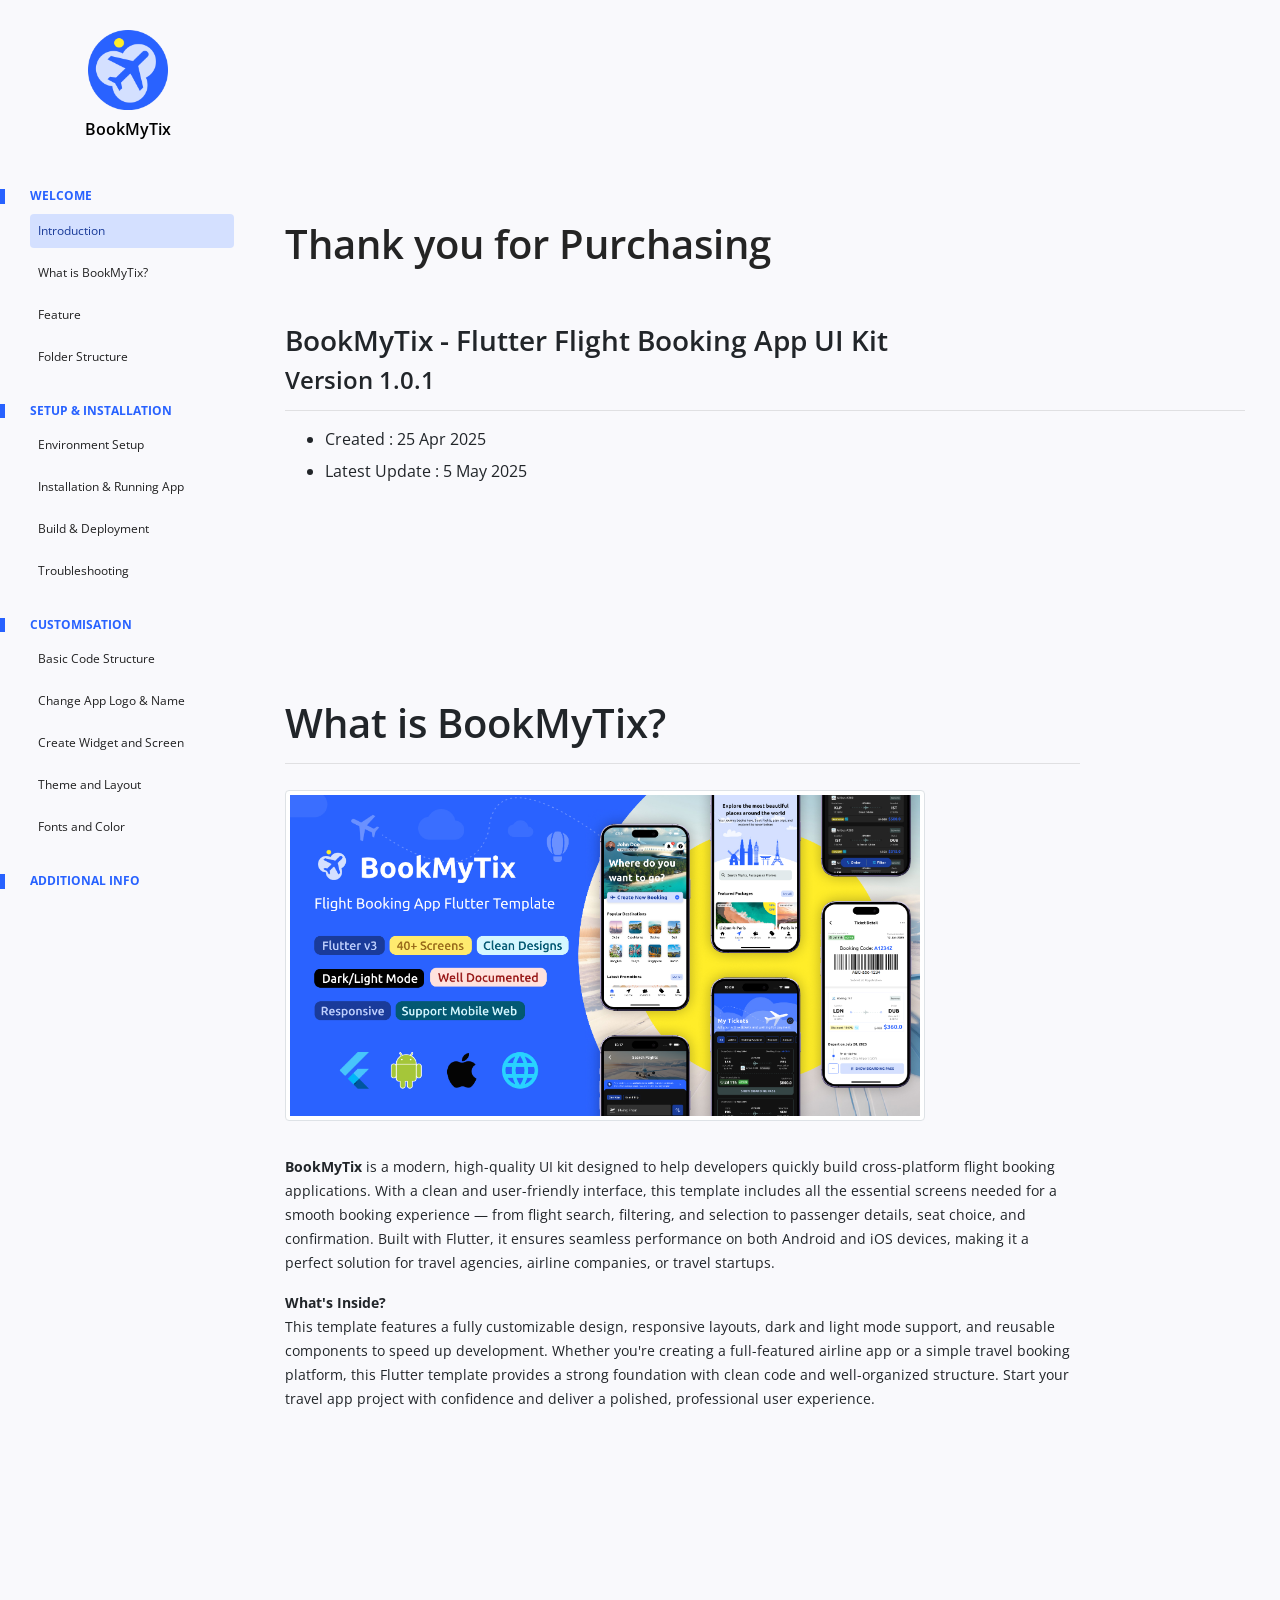
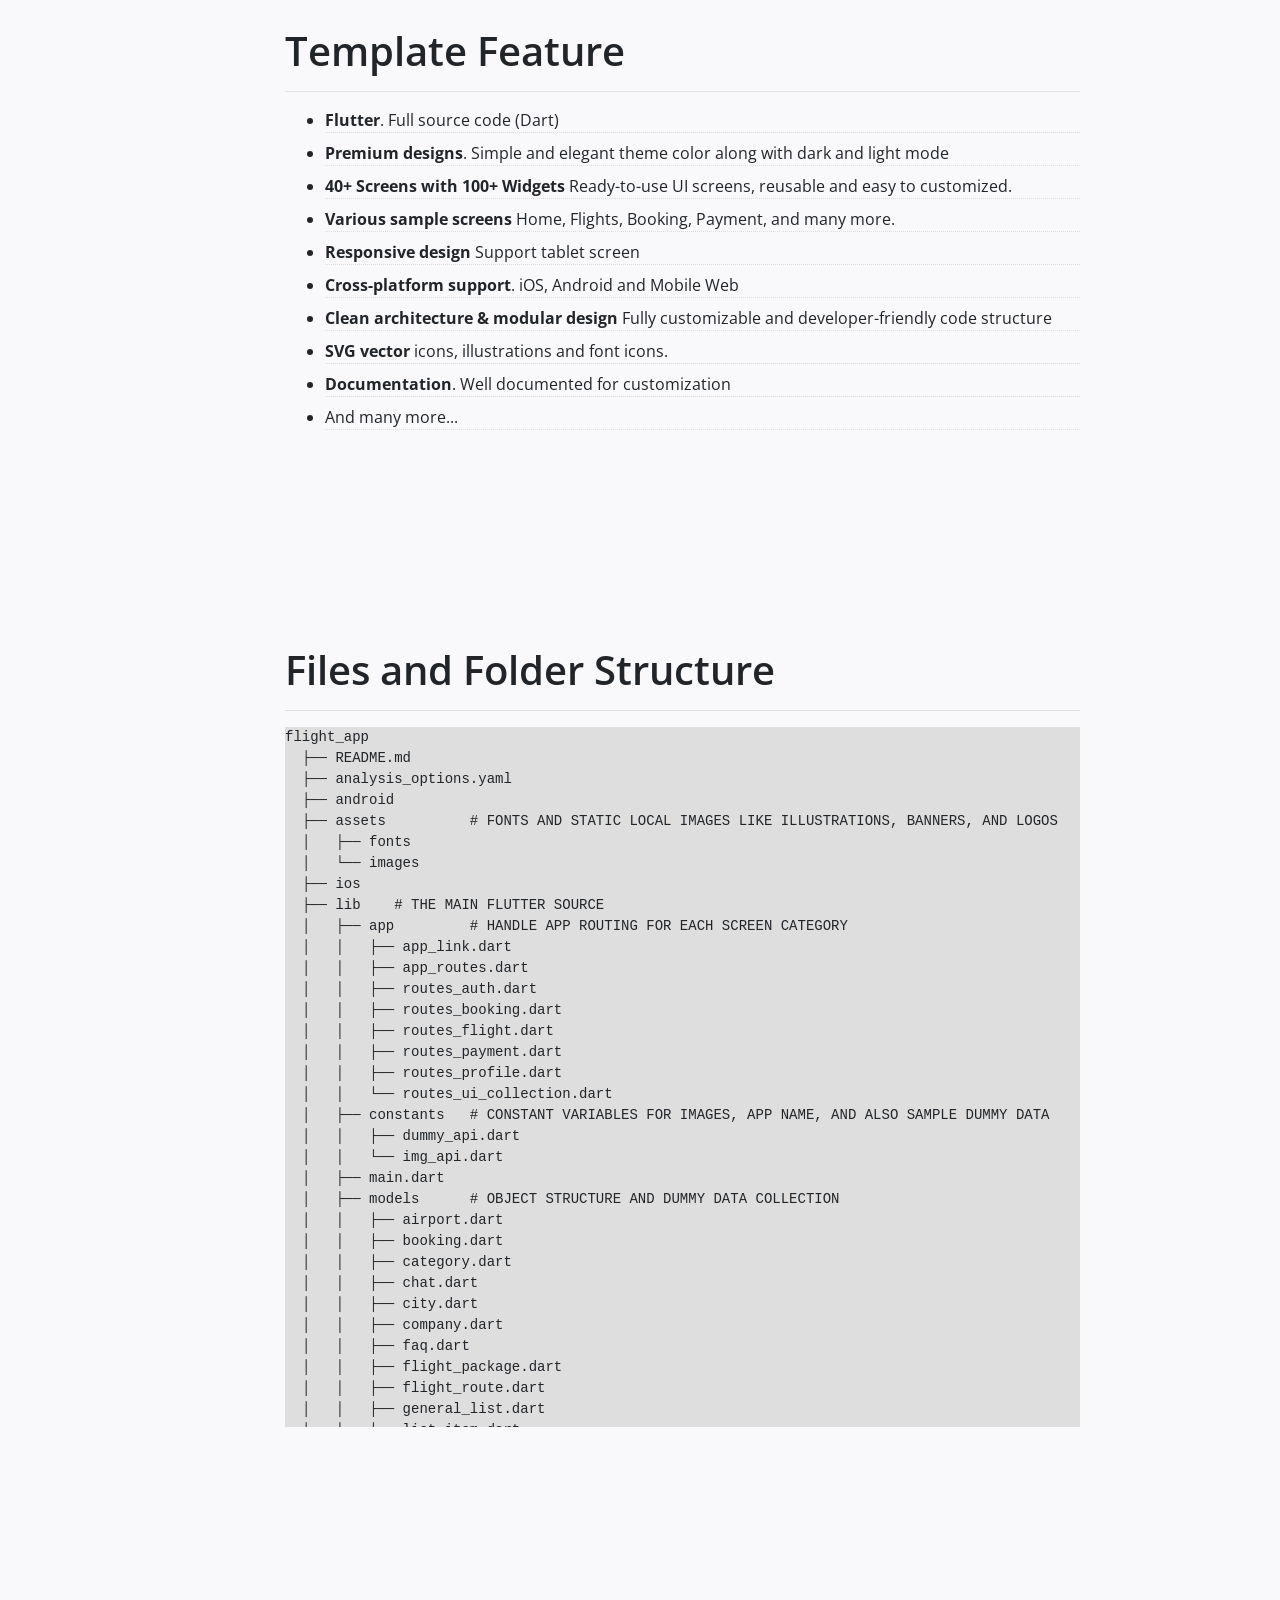
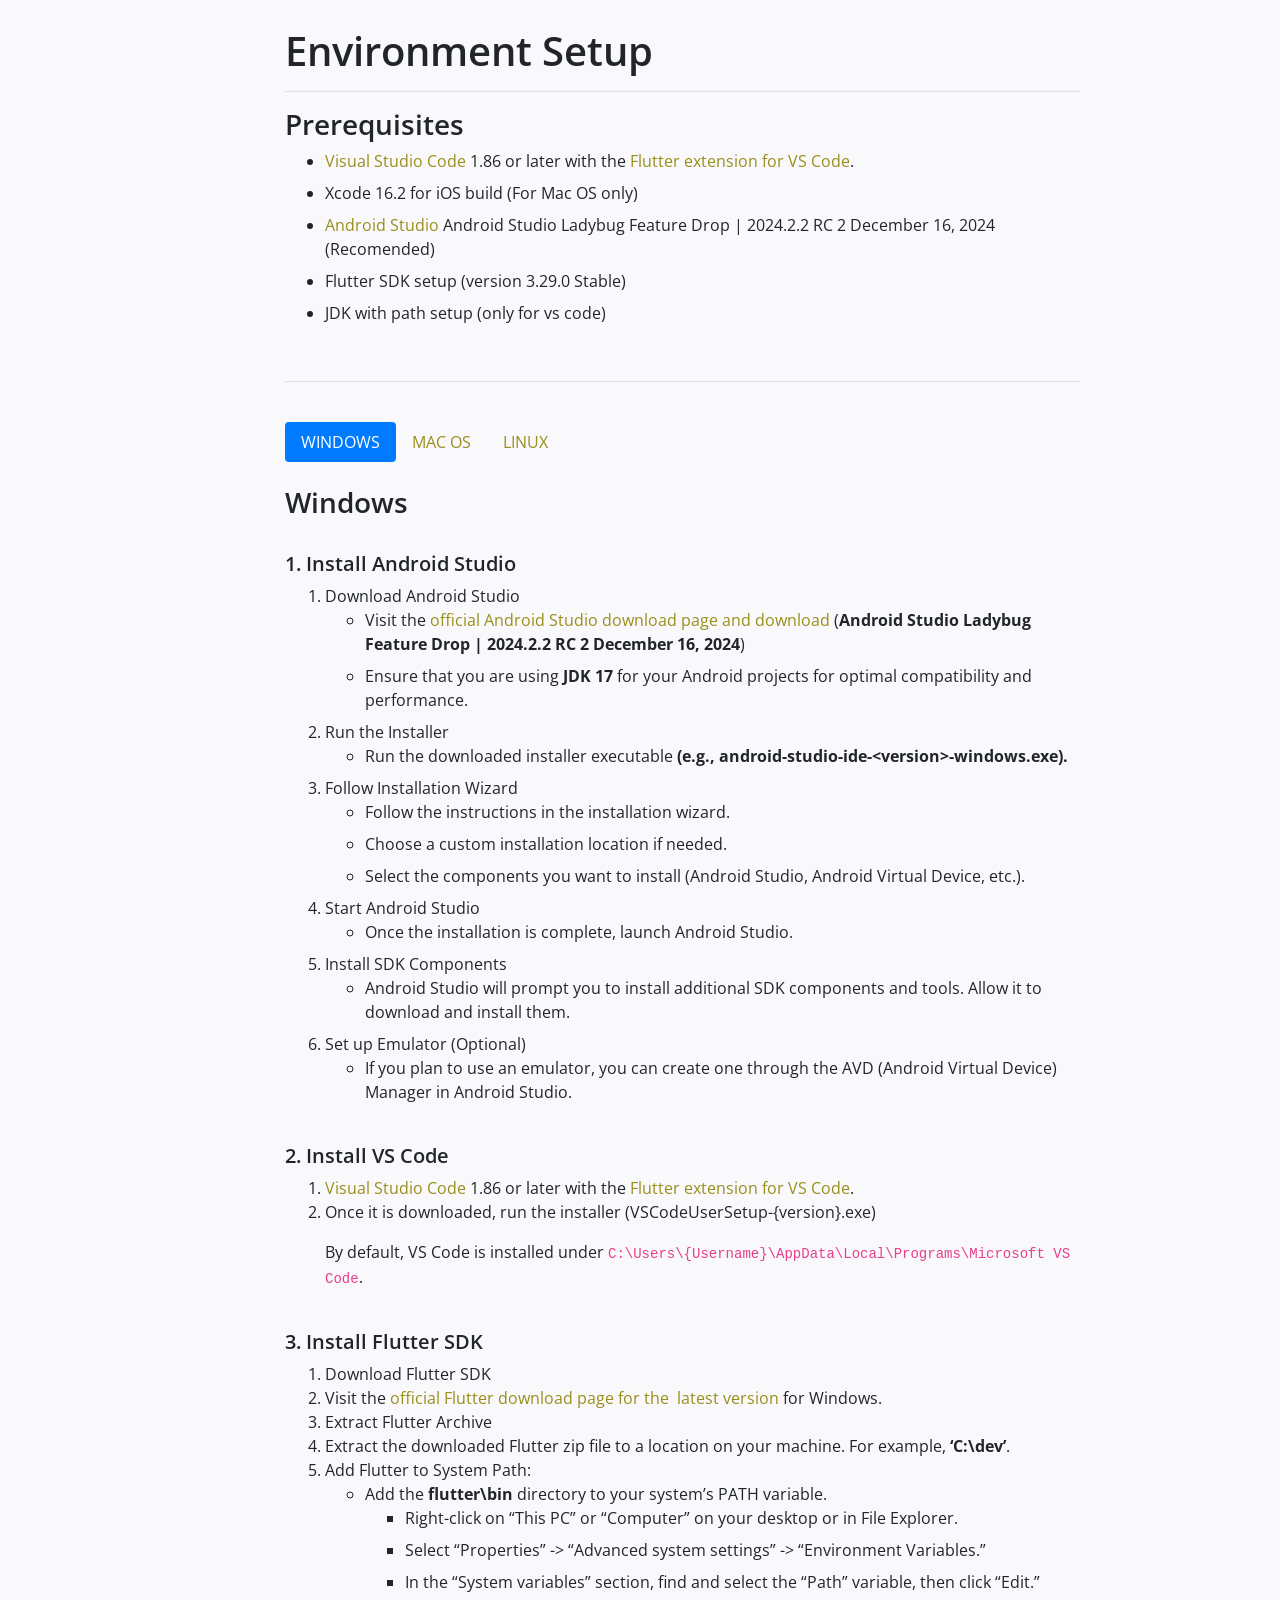
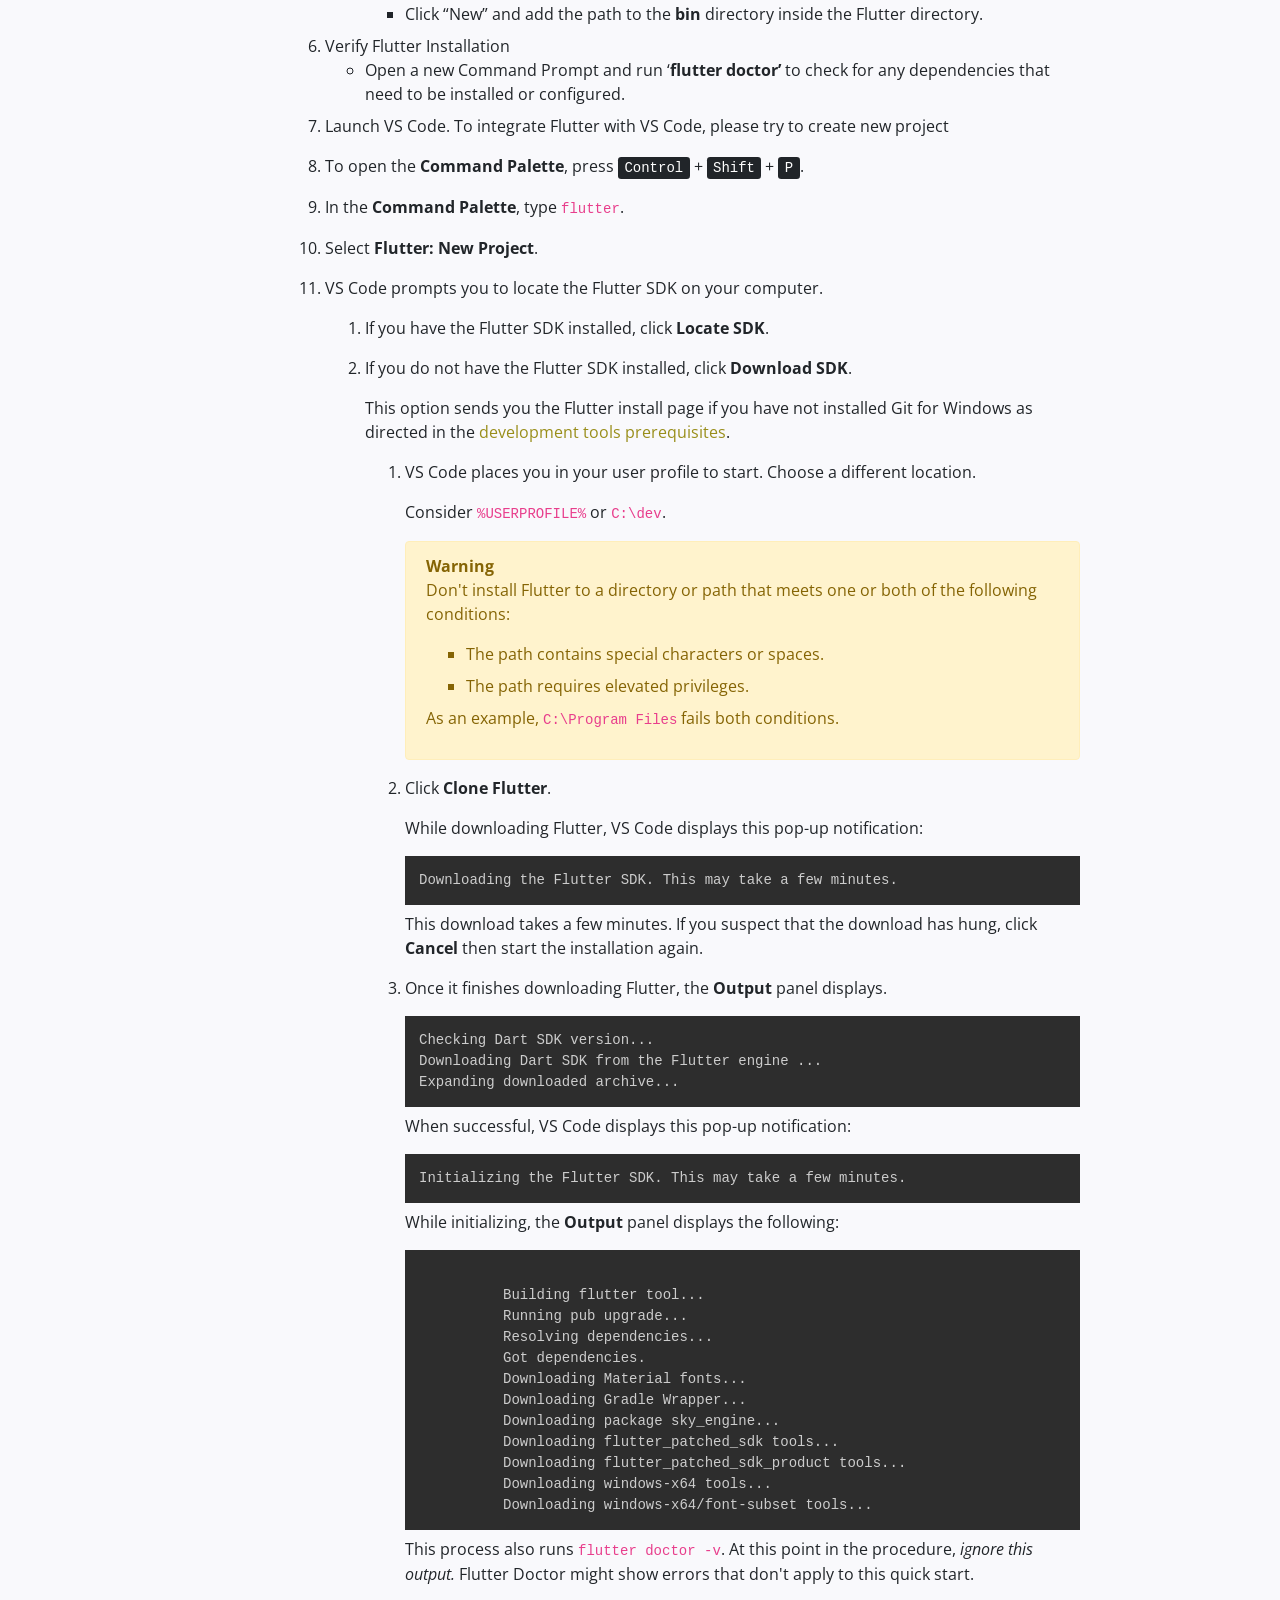
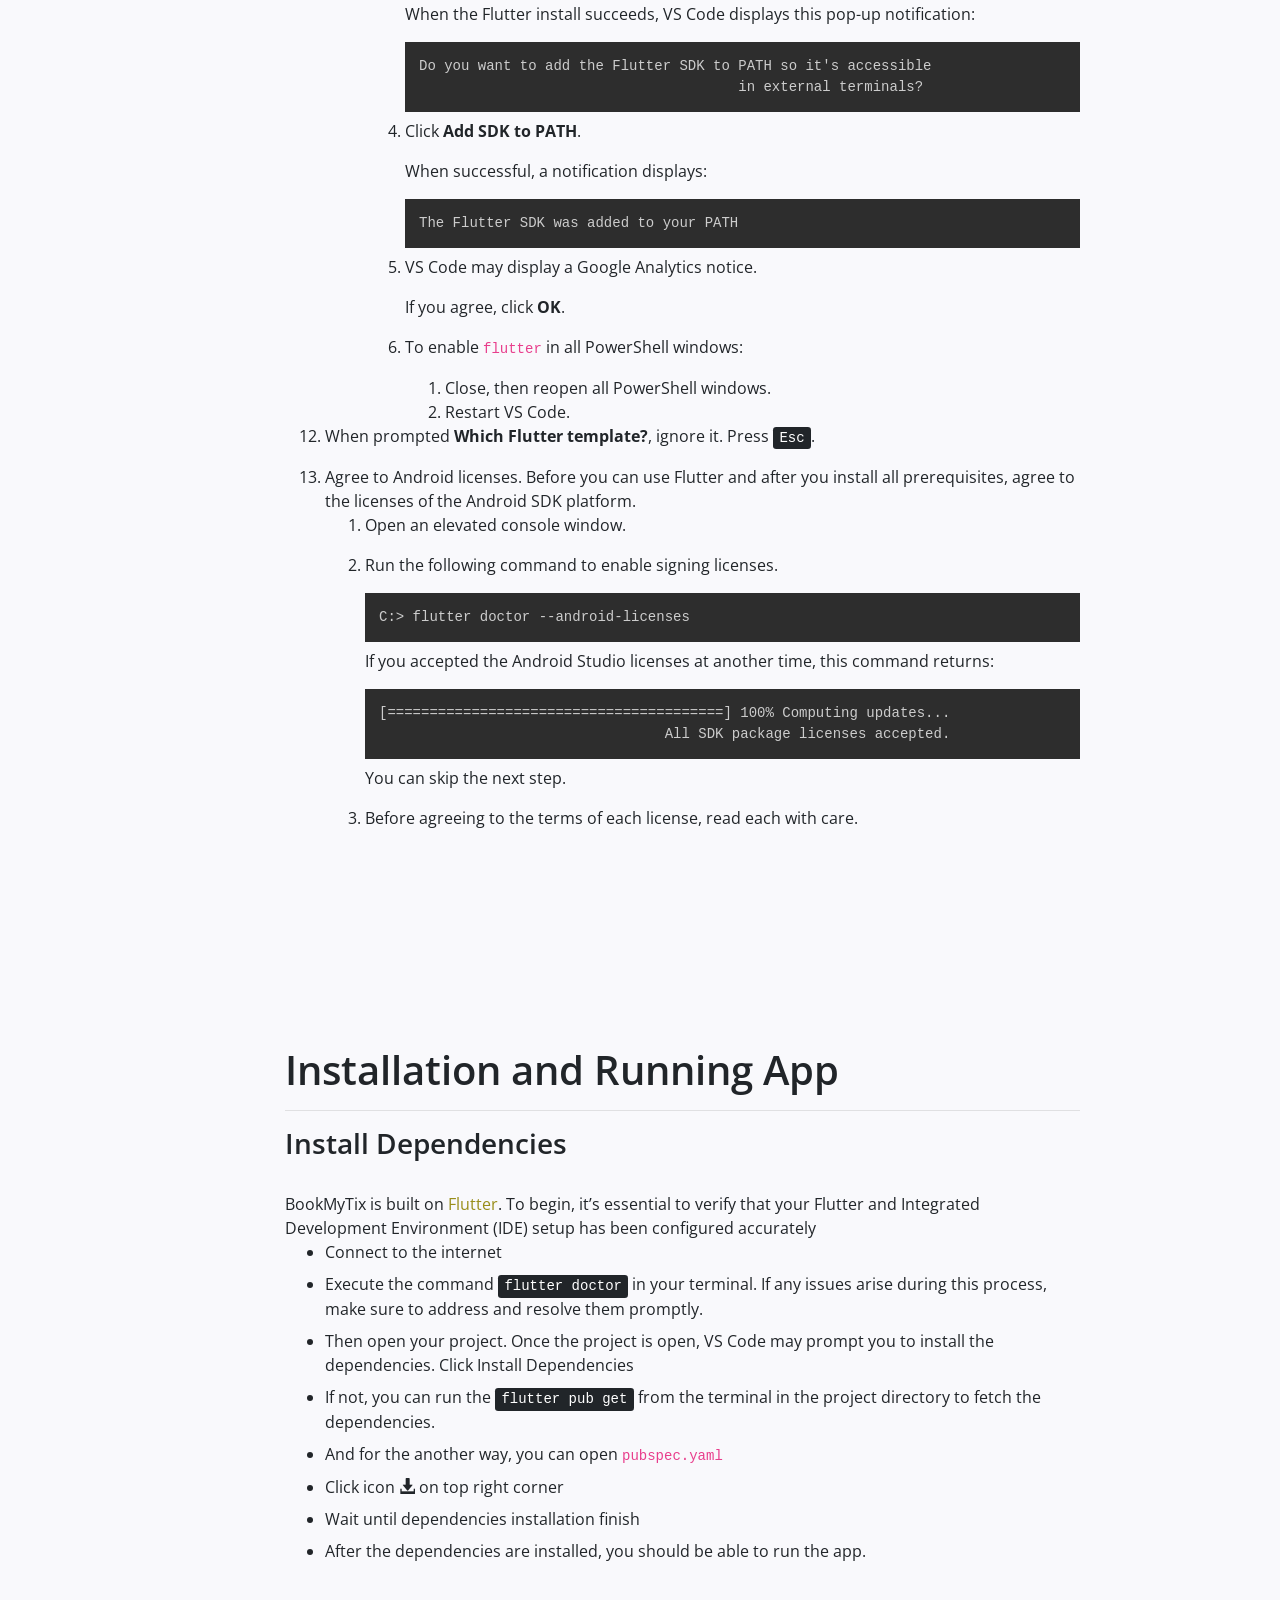
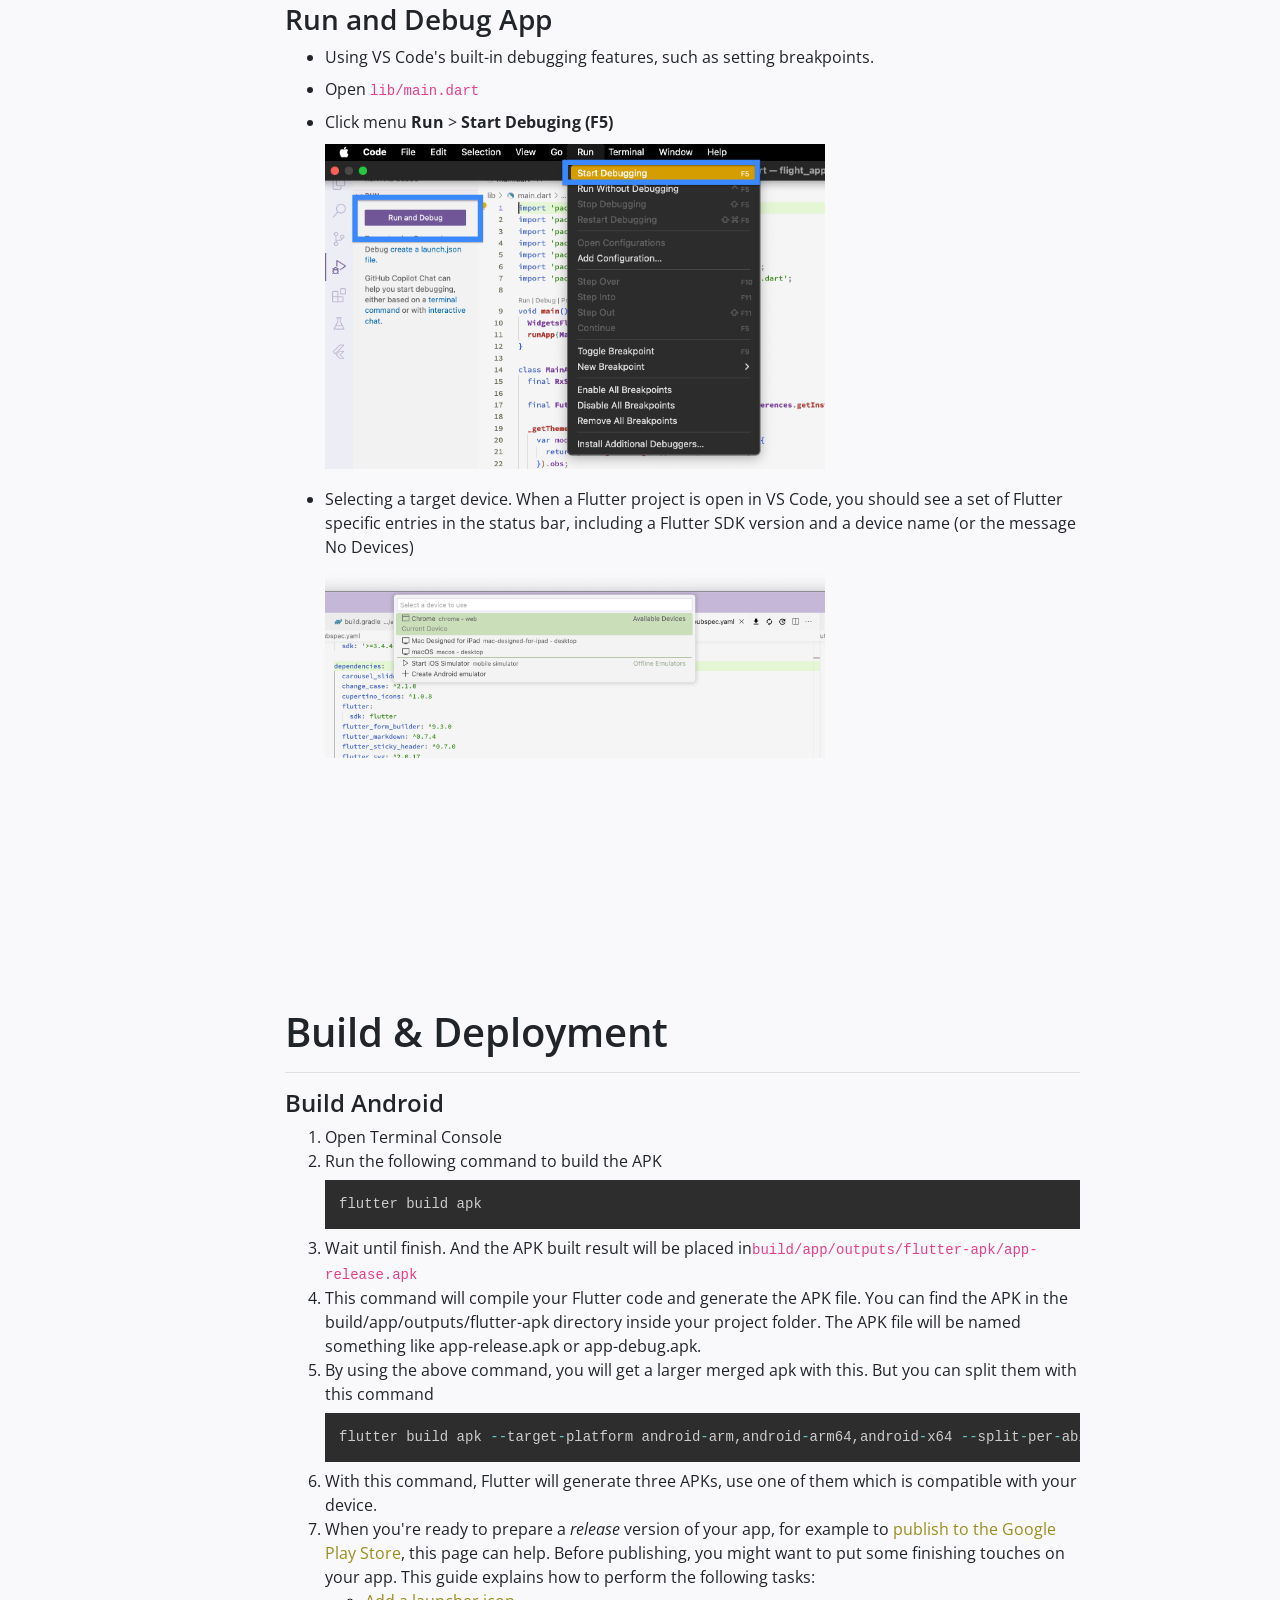
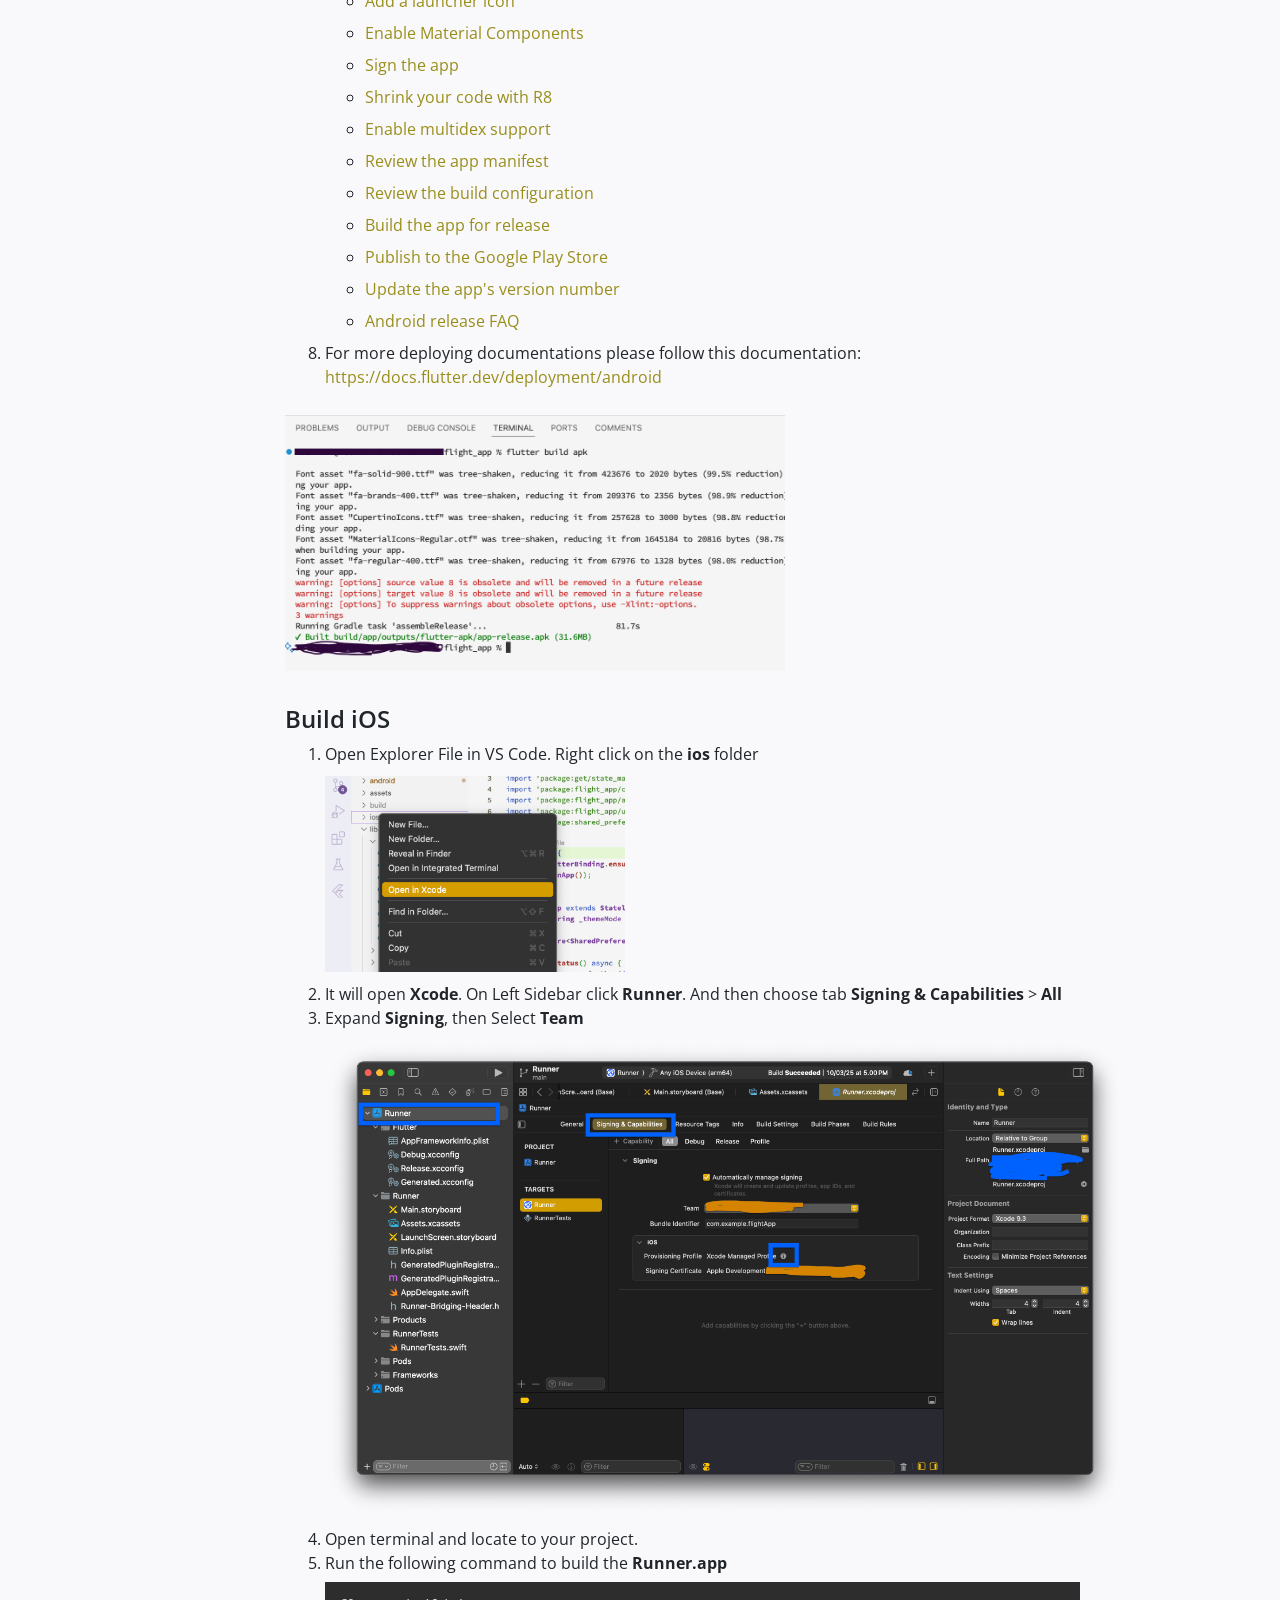
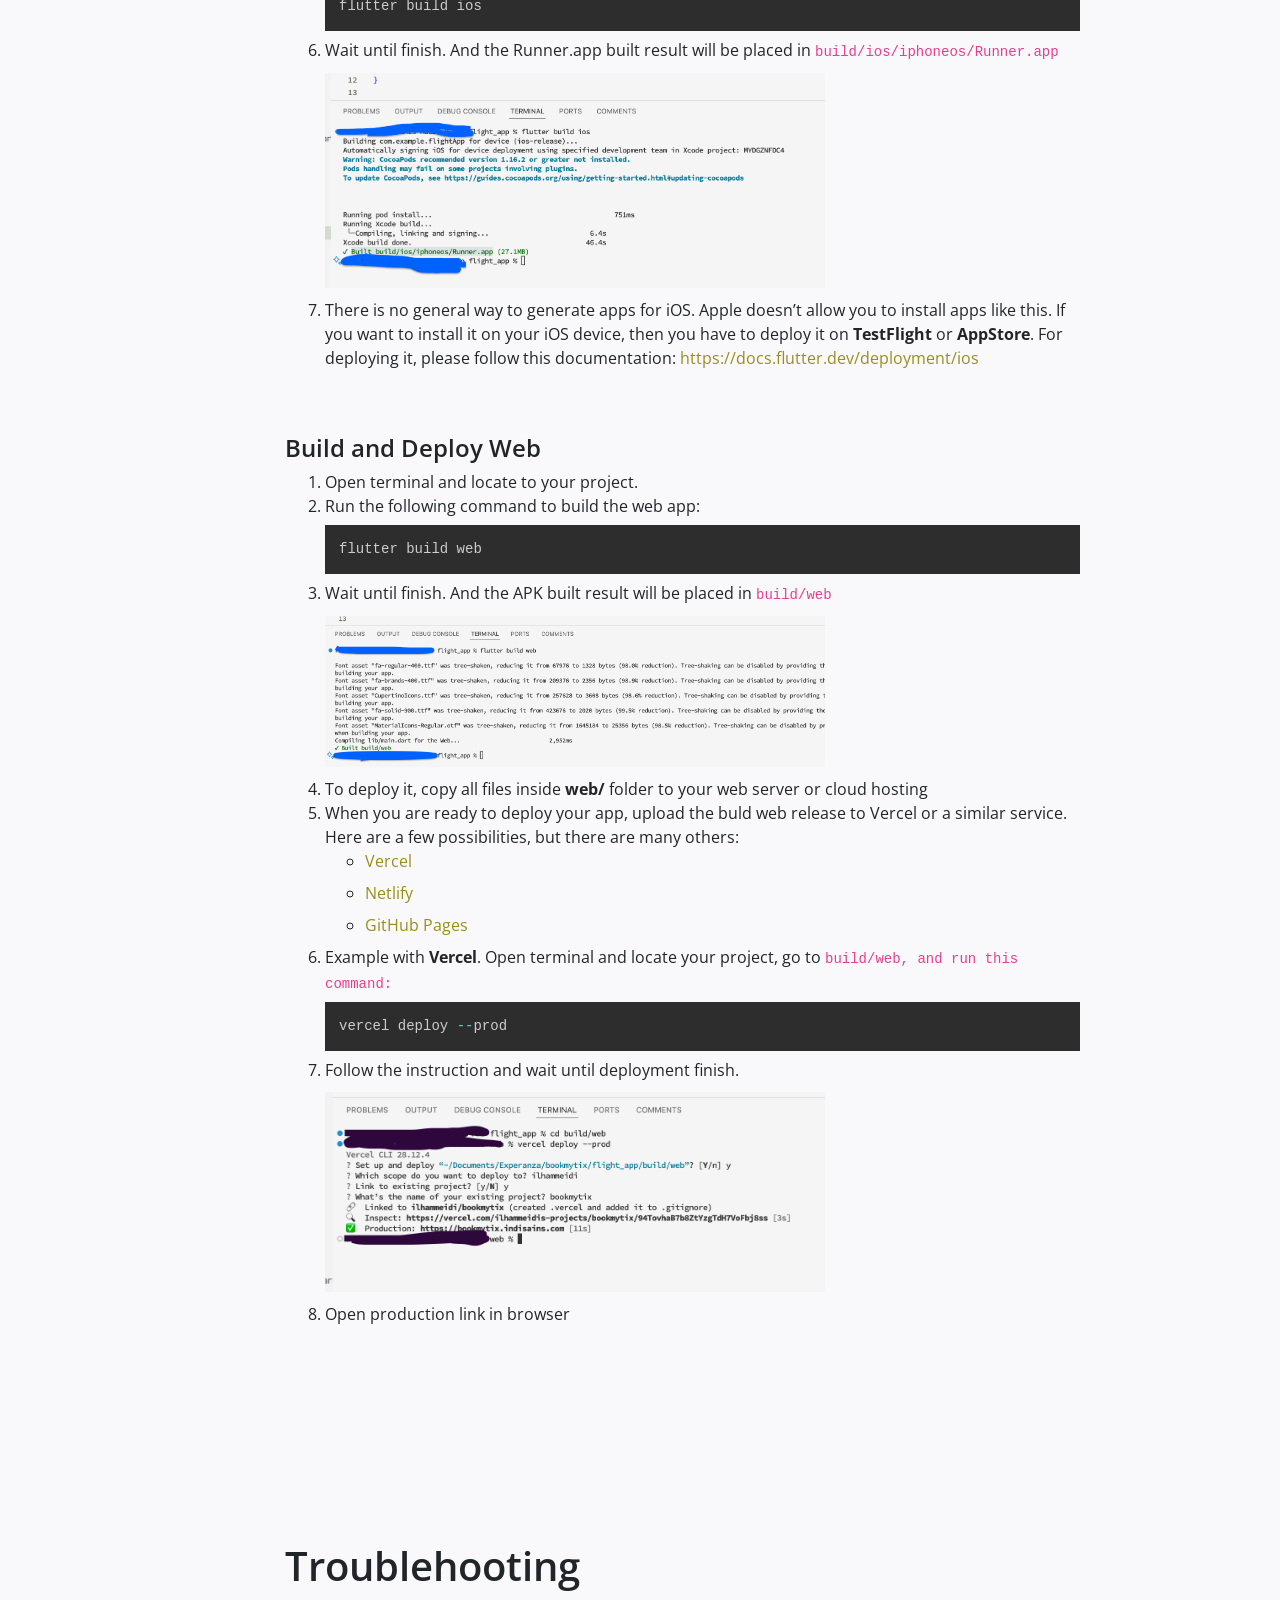
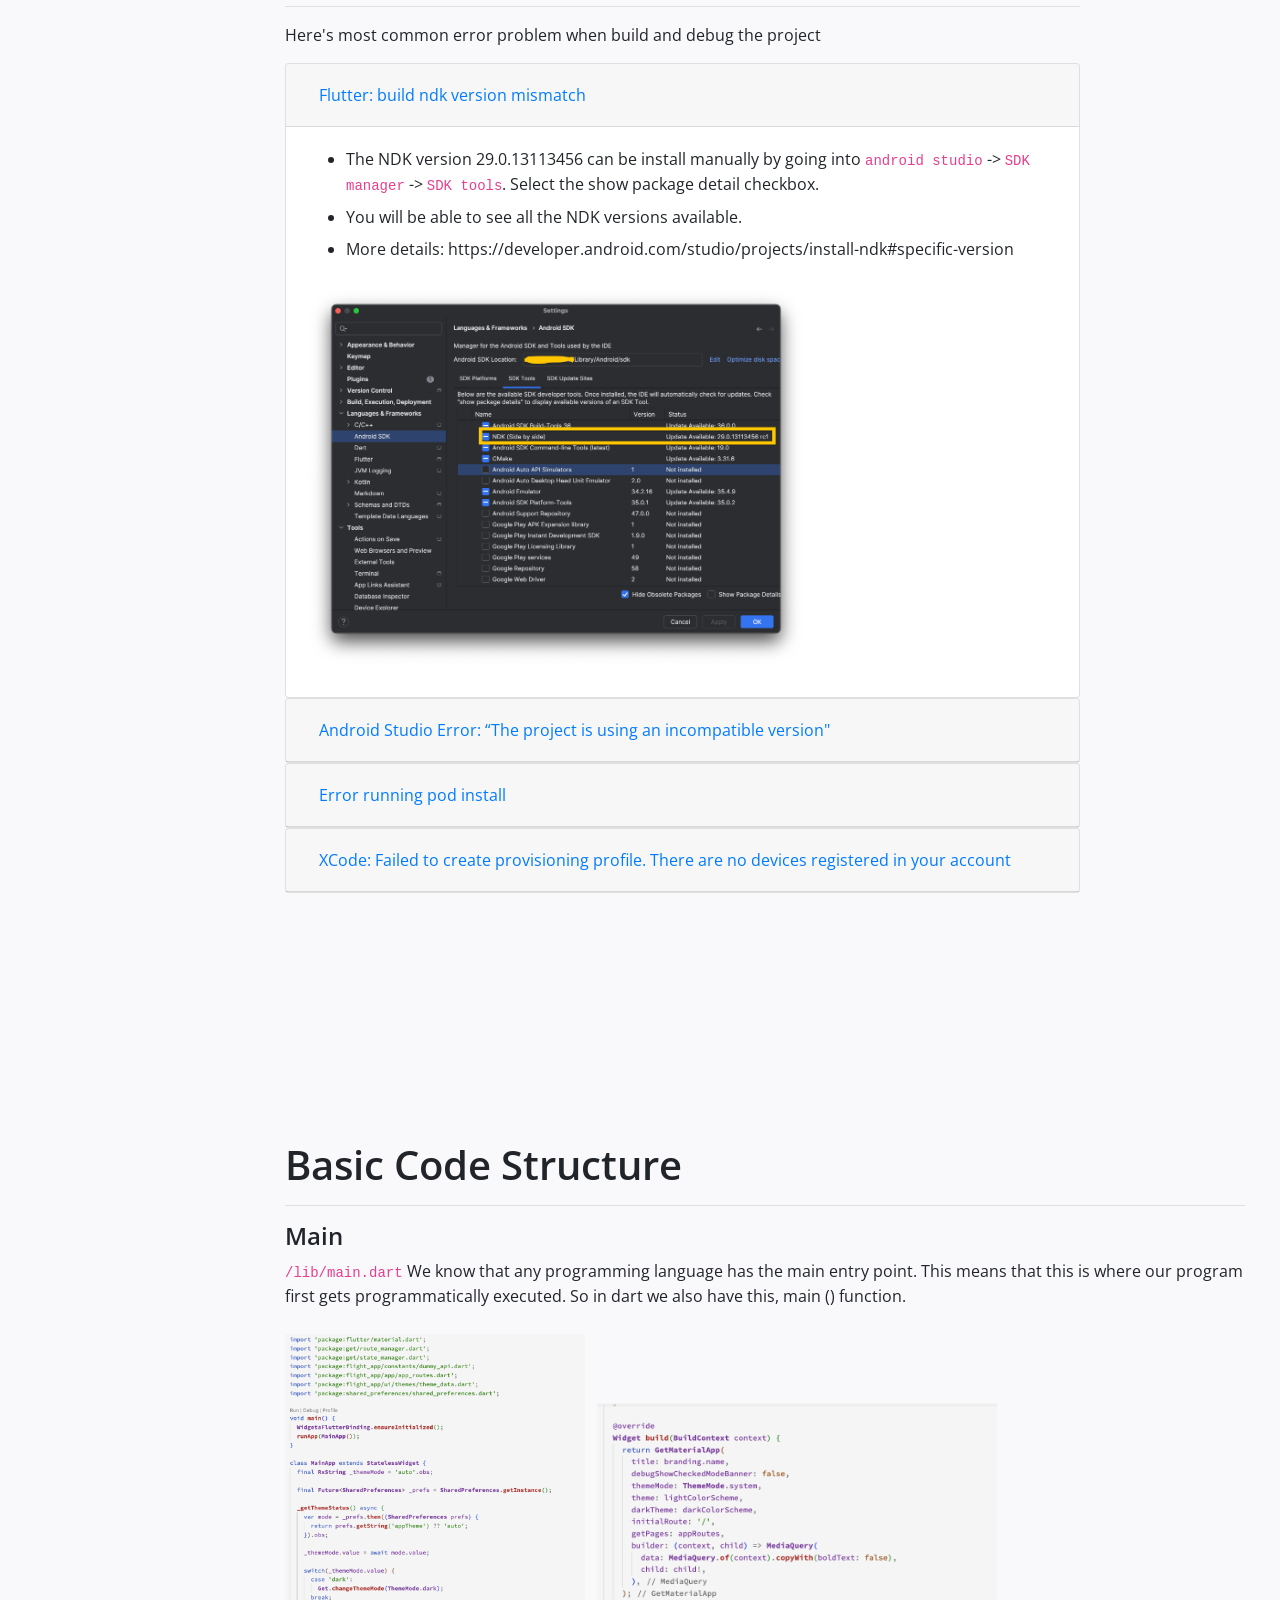
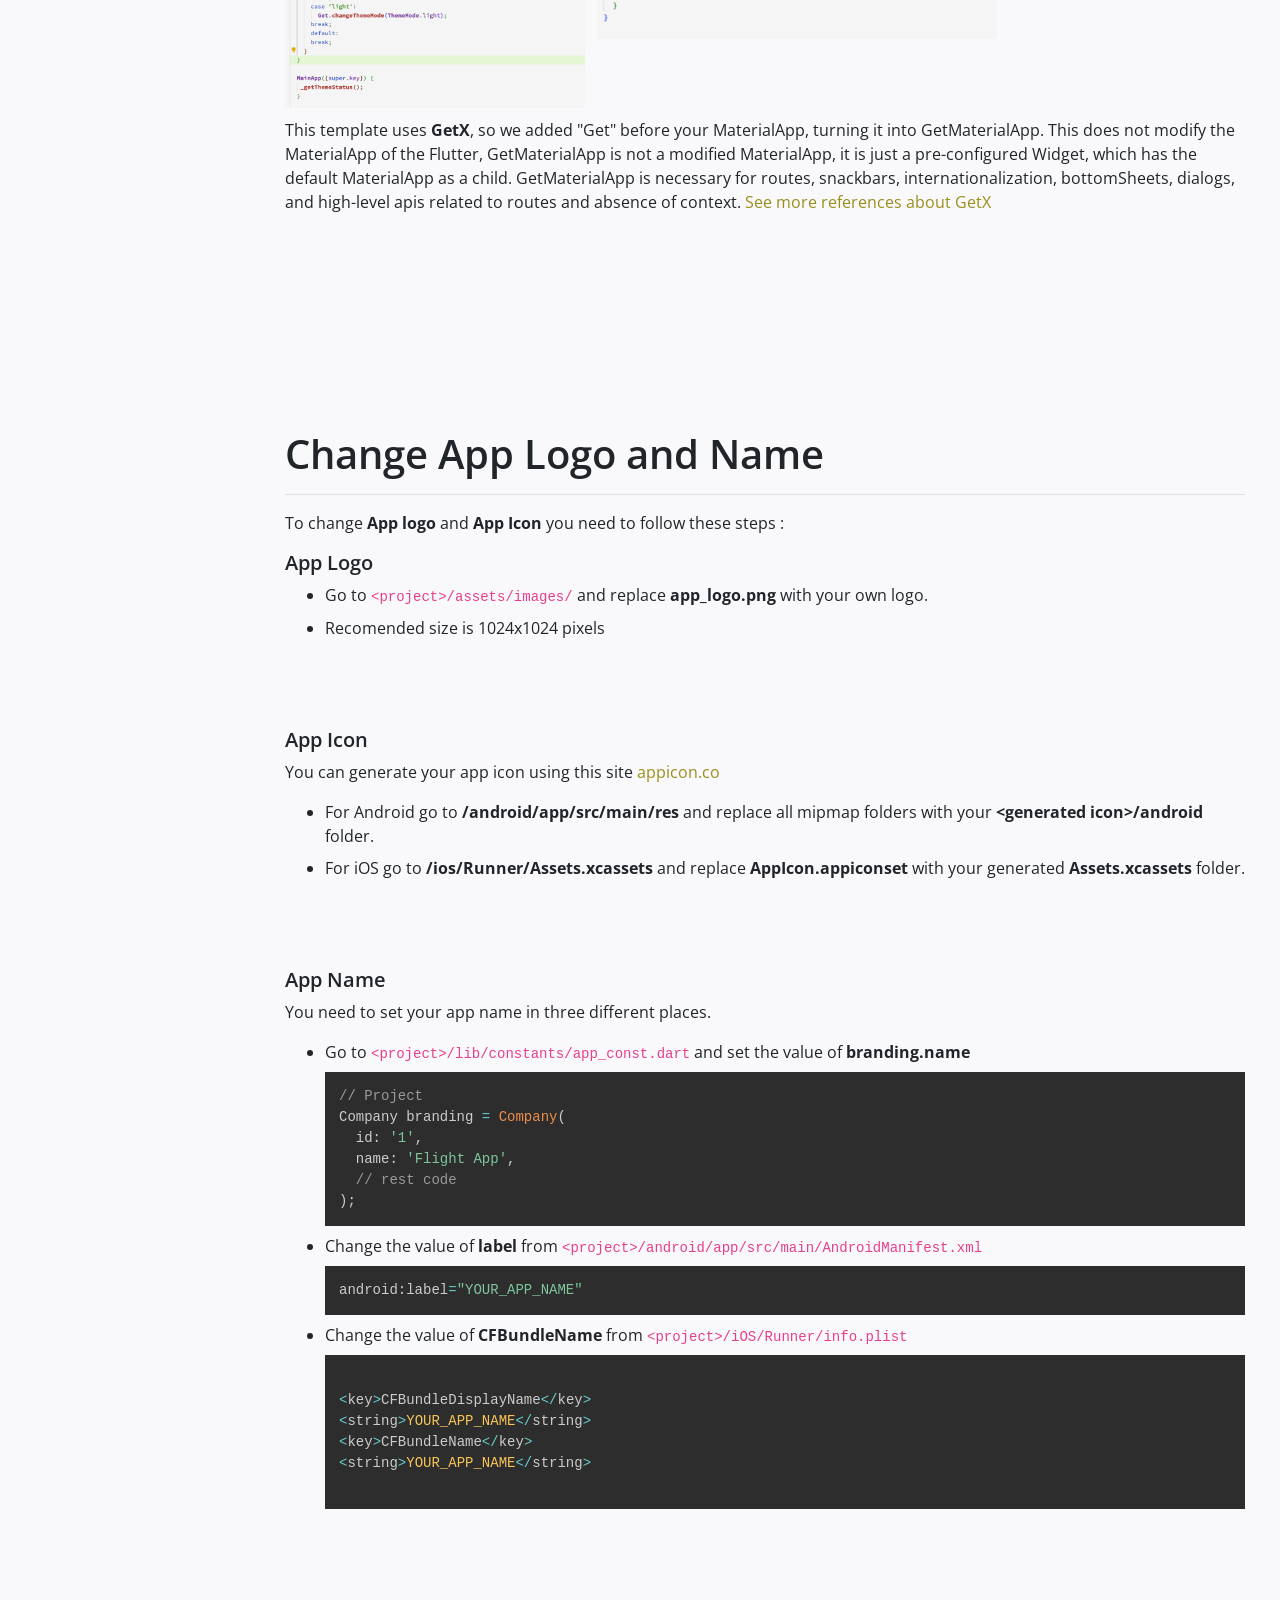
<file: documentation/index.html>
<!DOCTYPE html>
<html lang="en">

<head>

    <meta charset="utf-8">
    <meta http-equiv="X-UA-Compatible" content="IE=edge">
    <meta name="viewport" content="width=device-width, shrink-to-fit=no, initial-scale=1">
    <meta name="description" content="">
    <meta name="author" content="">
    <link rel="shortcut icon" href="./favicon.ico" type="image/x-icon">
    <link rel="icon" href="./favicon.ico" type="image/x-icon">
    <title>BookMyTix - Documentation</title>

    <link href="https://fonts.googleapis.com/css?family=Open+Sans:400,600,700" rel="stylesheet">

    <!-- Bootstrap Core CSS -->
    <link href="css/bootstrap.css" rel="stylesheet">
    
    <!-- Syntax Hightlighter CSS -->
    <link href="css/prism.css" rel="stylesheet">
  
    <!-- Custom CSS -->
    <link href="css/style.css" rel="stylesheet">

    <!-- HTML5 Shim and Respond.js IE8 support of HTML5 elements and media queries -->
    <!-- WARNING: Respond.js doesn't work if you view the page via file:// -->
    <!--[if lt IE 9]>
        <script src="https://oss.maxcdn.com/libs/html5shiv/3.7.0/html5shiv.js"></script>
        <script src="https://oss.maxcdn.com/libs/respond.js/1.4.2/respond.min.js"></script>
    <![endif]-->

</head>

<body>
    <div id="wrapper" class="toggled">
        <!-- Sidebar -->
        <div id="sidebar-wrapper">
            <ul class="sidebar-nav">
                <li class="sidebar-brand">
                    <a href="#" class="logo text-center">
                        <img src="images/logo.png" alt="logo" />
                        <h6>BookMyTix</h6>
                    </a>
                </li>
                <li><h3>Welcome</h3></li>
                <li>
                    <a href="#introduction" class="cur">Introduction</a>
                </li>
                <li>
                    <a href="#what">What is BookMyTix?</a>
                </li>
                <li>
                    <a href="#feature">Feature</a>
                </li>
                <li>
                    <a href="#files">Folder Structure</a>
                </li>
                <li><h3>Setup &amp; Installation</h3></li>
                <li>
                    <a href="#environment">Environment Setup</a>
                </li>
                <li>
                    <a href="#install">Installation &amp; Running App</a>
                </li>
                <li>
                    <a href="#deploy">Build &amp; Deployment</a>
                </li>
                <li>
                    <a href="#shoot">Troubleshooting</a>
                </li>
                <li><h3>Customisation</h3></li>
                <li>
                    <a href="#code_basic">Basic Code Structure</a>
                </li>
                <li>
                    <a href="#change_app">Change App Logo &amp; Name</a>
                </li>
                <li>
                    <a href="#create_screen">Create Widget and Screen</a>
                </li>
                <li>
                    <a href="#theme">Theme and Layout</a>
                </li>
                <li>
                    <a href="#font">Fonts and Color</a>
                </li>
                
                <li><h3>Additional Info</h3></li>
                <li>
                    <a href="#plugin">Install Dependencies</a>
                </li>
                <li>
                    <a href="#reference">External Reference</a>
                </li>
                <li>
                    <a href="#credit">Sources and Credits</a>
                </li>
                <li>
                    <a href="#support">Support</a>
                </li>
                <li>
                    <a href="#log">Change Log</a>
                </li>
            </ul>

            <span class="copy">&copy; Copyright 2025 - BookMyTix</span>
        </div>
        <!-- /#sidebar-wrapper -->

        <!-- main content -->
        <div id="page-content-wrapper">
            <div class="container-fluid">
                <!-- INTRODUCTION -->
                <section class="row" id="introduction">
                    <div class="col-lg-12">
                        <h1 class="title">Thank you for Purchasing </h1>
                        <br /><br />
                        <h3>BookMyTix - Flutter Flight Booking App UI Kit</h3>
                        <h4>Version 1.0.1</h4>
                        <hr />
                        <ul>
                            <li>
                                Created : 25 Apr 2025
                            </li>
                            <li>
                                Latest Update : 5 May 2025
                            </li>
                        </ul>
                    </div>
                </section>
                <!-- END -->

                <!-- WHAT -->
                <section class="row" id="what">
                    <div class="col-lg-10">
                        <h1>What is BookMyTix?</h1>
                        <hr />
                        <img src="images/banner.jpg" alt="banner" class="img-thumbnail" />
                        <br /><br />
                        <article>
                            <p>
                                <strong>BookMyTix</strong> is a modern, high-quality UI kit designed to help developers quickly build cross-platform flight booking applications.
                                With a clean and user-friendly interface, this template includes all the essential screens needed for a smooth booking experience — from flight search, filtering, and selection to passenger details, seat choice, and confirmation. 
                                Built with Flutter, it ensures seamless performance on both Android and iOS devices, making it a perfect solution for travel agencies, airline companies, or travel startups.
                            <p>
                                <strong>What's Inside?</strong><br />
                                This template features a fully customizable design, responsive layouts, dark and light mode support, and reusable components to speed up development.
                                Whether you're creating a full-featured airline app or a simple travel booking platform, this Flutter template provides a strong foundation with clean code and well-organized structure.
                              Start your travel app project with confidence and deliver a polished, professional user experience.
                            </p>
                        </article>
                    </div>
                </section>
                <!-- END -->

                <!-- FEATURE -->
                <section class="row" id="feature">
                    <div class="col-lg-10">
                        <h1>Template Feature</h1>
                        <hr />
                        <ul class="styled">
                            <li>
                                <strong>Flutter</strong>. Full source code (Dart)
                            </li>
                            <li>
                                <strong>Premium designs</strong>. Simple and elegant theme color along with dark and light mode
                            </li>
                            <li>
                                <strong>40+ Screens with 100+ Widgets</strong> Ready-to-use UI screens, reusable and easy to customized.
                            </li>
                            <li>
                              <strong>Various sample screens</strong> Home, Flights, Booking, Payment, and many more.
                            </li>
                            <li>
                                <strong>Responsive design</strong> Support tablet screen
                            </li>
                            <li>
                                <strong>Cross-platform support</strong>. iOS, Android and Mobile Web 
                            </li>
                            <li>
                                <strong>Clean architecture &amp; modular design</strong> Fully customizable and developer-friendly code structure
                            </li>
                            <li>
                                <strong>SVG vector</strong> icons, illustrations and font icons.
                            </li>
                            <li>
                                <strong>Documentation</strong>. Well documented for customization
                            </li>
                            <li>
                                And many more...
                            </li>
                        </ul>
                    </div>
                </section>
                <!-- END -->

                <!-- FOLDER STRUCTURE -->
                <section class="row" id="files">
                    <div class="col-lg-10">
                        <h1>Files and Folder Structure</h1>
                        <hr />
                      <div class="directory-tree">
                          <pre>
flight_app                          
  ├── README.md
  ├── analysis_options.yaml
  ├── android
  ├── assets          # FONTS AND STATIC LOCAL IMAGES LIKE ILLUSTRATIONS, BANNERS, AND LOGOS
  │   ├── fonts
  │   └── images
  ├── ios
  ├── lib    # THE MAIN FLUTTER SOURCE
  │   ├── app         # HANDLE APP ROUTING FOR EACH SCREEN CATEGORY
  │   │   ├── app_link.dart
  │   │   ├── app_routes.dart
  │   │   ├── routes_auth.dart
  │   │   ├── routes_booking.dart
  │   │   ├── routes_flight.dart
  │   │   ├── routes_payment.dart
  │   │   ├── routes_profile.dart
  │   │   └── routes_ui_collection.dart
  │   ├── constants   # CONSTANT VARIABLES FOR IMAGES, APP NAME, AND ALSO SAMPLE DUMMY DATA
  │   │   ├── dummy_api.dart
  │   │   └── img_api.dart
  │   ├── main.dart
  │   ├── models      # OBJECT STRUCTURE AND DUMMY DATA COLLECTION
  │   │   ├── airport.dart
  │   │   ├── booking.dart
  │   │   ├── category.dart
  │   │   ├── chat.dart
  │   │   ├── city.dart
  │   │   ├── company.dart
  │   │   ├── faq.dart
  │   │   ├── flight_package.dart
  │   │   ├── flight_route.dart
  │   │   ├── general_list.dart
  │   │   ├── list_item.dart
  │   │   ├── news.dart
  │   │   ├── notification.dart
  │   │   ├── plane.dart
  │   │   ├── promo.dart
  │   │   ├── rating.dart
  │   │   ├── reward.dart
  │   │   ├── rewards_history.dart
  │   │   ├── transaction.dart
  │   │   ├── trip.dart
  │   │   ├── user.dart
  │   │   └── voucher.dart
  │   ├── screens       # APP SCREENS AS INDIVIDUAL PAGES OR VIEWS. IT'S CONTAIN RELATED WIDGETS
  │   │   ├── auth
  │   │   ├── booking
  │   │   ├── explore
  │   │   ├── flight
  │   │   ├── home.dart
  │   │   ├── intro
  │   │   ├── messages
  │   │   ├── not_found.dart
  │   │   ├── orders
  │   │   ├── payment
  │   │   ├── profile
  │   │   ├── promo
  │   │   ├── sample_ui
  │   │   └── search
  │   ├── ui              # APP LAYOUT AND THEMING LIKE COLORS, TYPOGRAPHY, AND GLOBAL STYLE
  │   │   ├── layouts
  │   │   └── themes
  │   ├── utils           # FLUTTER UTILITIES AND HELPERS FUNCTIONS
  │   │   ├── animated_slide_horizontal.dart
  │   │   ├── bottom_draggable_sheet.dart
  │   │   ├── check_platforms.dart
  │   │   ├── col_row.dart
  │   │   ├── custom_tooltip.dart
  │   │   ├── expanded_section.dart
  │   │   ├── gallery_viewer.dart
  │   │   ├── grabber_icon.dart
  │   │   ├── image_viewer.dart
  │   │   ├── no_data.dart
  │   │   ├── picker.dart
  │   │   ├── placeholder.dart
  │   │   ├── push_screen.dart
  │   │   └── shimmer_preloader.dart
  │   └── widgets           # FLUTTER WIDGET COLLECTION
  │       ├── action_header
  │       ├── alert_info
  │       ├── app_button
  │       ├── app_input
  │       ├── booking
  │       ├── bottom_nav
  │       ├── cards
  │       ├── chat
  │       ├── counter
  │       ├── decorations
  │       ├── explore
  │       ├── flight
  │       ├── home
  │       ├── notifications
  │       ├── payment
  │       ├── profile
  │       ├── promo
  │       ├── review
  │       ├── search_filter
  │       ├── settings
  │       ├── stepper
  │       ├── tab_menu
  │       ├── title
  │       └── user
  ├── linux
  ├── macos
  ├── pubspec.lock
  ├── pubspec.yaml
  ├── web
  └── windows
                          </pre>
                      </div>
                    </div>
                </section>
                <!-- END -->
                
              
                <!-- ENVIRONMENT -->
                <section class="row" id="environment">
                    <div class="col-lg-10">
                        <h1>Environment Setup</h1>
                        <hr />
                        <h3>Prerequisites</h3>
                        <ul class="wp-block-list">
                          <li><a href="https://code.visualstudio.com/docs/setup/windows">Visual Studio Code</a> 1.86 or later with the <a href="https://marketplace.visualstudio.com/items?itemName=Dart-Code.flutter">Flutter extension for VS Code</a>.</li>
                          <li>Xcode 16.2 for iOS build (For Mac OS only)</li>
                          <li><a href="https://developer.android.com/studio/archive" target="_blank" rel="noopener">Android Studio</a> Android Studio Ladybug Feature Drop | 2024.2.2 RC 2 December 16, 2024 (Recomended) </li>
                          
                          <li>Flutter SDK setup (version 3.29.0 Stable)</li>

                          <li>JDK with path setup (only for vs code)</li>

                          
                        </ul>
                        <br /><hr />
                        <br />
                        <ul class="nav nav-pills mb-3" id="pills-tab" role="tablist">
                          <li class="nav-item">
                            <a class="nav-link active" id="pills-home-tab" data-toggle="pill" href="#env_windows" role="tab" aria-controls="pills-home" aria-selected="true">WINDOWS</a>
                          </li>
                          <li class="nav-item">
                            <a class="nav-link" id="pills-profile-tab" data-toggle="pill" href="#env_mac" role="tab" aria-controls="pills-profile" aria-selected="false">MAC OS</a>
                          </li>
                          <li class="nav-item">
                            <a class="nav-link" id="pills-contact-tab" data-toggle="pill" href="#env_linux" role="tab" aria-controls="pills-contact" aria-selected="false">LINUX</a>
                          </li>
                        </ul>
                        <div class="tab-content" id="pills-tabContent">
                          <div class="tab-pane fade show active" id="env_windows" role="tabpanel" aria-labelledby="pills-home-tab">
                            <h3>Windows</h3>
                            <br />
                            <h5>1. Install Android Studio</h5>
                            <ol>
                              <li>Download Android Studio
                              <ul class="wp-block-list">
                              <li>Visit the <a href="https://developer.android.com/studio/archive" target="_blank" rel="noopener">official Android Studio download page and download</a> (<strong>Android Studio Ladybug Feature Drop | 2024.2.2 RC 2 December 16, 2024</strong>)</li>



                              <li>Ensure that you are using <strong>JDK 17</strong> for your Android projects for optimal compatibility and performance.</li>
                              </ul>
                              </li>



                              <li>Run the Installer
                              <ul class="wp-block-list">
                              <li>Run the downloaded installer executable <strong>(e.g., android-studio-ide-&lt;version&gt;-windows.exe).</strong></li>
                              </ul>
                              </li>



                              <li>Follow Installation Wizard
                              <ul class="wp-block-list">
                              <li>Follow the instructions in the installation wizard.</li>



                              <li>Choose a custom installation location if needed.</li>



                              <li>Select the components you want to install (Android Studio, Android Virtual Device, etc.).</li>
                              </ul>
                              </li>



                              <li>Start Android Studio
                              <ul class="wp-block-list">
                              <li>Once the installation is complete, launch Android Studio.</li>
                              </ul>
                              </li>



                              <li>Install SDK Components
                              <ul class="wp-block-list">
                              <li>Android Studio will prompt you to install additional SDK components and tools. Allow it to download and install them.</li>
                              </ul>
                              </li>



                              <li>Set up Emulator (Optional)
                              <ul class="wp-block-list">
                              <li>If you plan to use an emulator, you can create one through the AVD (Android Virtual Device) Manager in Android Studio.</li>
                              </ul>
                              </li>
                            </ol>
                            <br />
                            
                            <h5>2. Install VS Code</h5>
                            <ol>
                              <li><a href="https://code.visualstudio.com/docs/setup/windows">Visual Studio Code</a> 1.86 or later with the <a href="https://marketplace.visualstudio.com/items?itemName=Dart-Code.flutter">Flutter extension for VS Code</a>.</li>
                              <li>
                                <p>Once it is downloaded, run the installer (VSCodeUserSetup-{version}.exe)</p>
                                <p>By default, VS Code is installed under <code>C:\Users\{Username}\AppData\Local\Programs\Microsoft VS Code</code>.</p>
                              </li>
                            </ol>
                            
                            
                            <br />
                            <h5>3. Install Flutter SDK</h5>
                            <ol>
                              <li>Download Flutter SDK</li>



                              <li>Visit the <a href="https://docs.flutter.dev/get-started/install/windows" target="_blank" rel="noopener">official Flutter download page for the&nbsp; latest version</a> for Windows.</li>



                              <li>Extract Flutter Archive</li>



                              <li>Extract the downloaded Flutter zip file to a location on your machine. For example, <strong>‘C:\dev’</strong>.</li>
                              <li>Add Flutter to System Path:
                                <ul class="wp-block-list">
                                <li>Add the <strong>flutter\bin</strong> directory to your system’s PATH variable.
                                <ul class="wp-block-list">
                                <li>Right-click on “This PC” or “Computer” on your desktop or in File Explorer.</li>



                                <li>Select “Properties” -&gt; “Advanced system settings” -&gt; “Environment Variables.”</li>



                                <li>In the “System variables” section, find and select the “Path” variable, then click “Edit.”</li>



                                <li>Click “New” and add the path to the <strong>bin</strong> directory inside the Flutter directory.</li>
                                </ul>
                                </li>
                                </ul>
                                </li>



                                <li>Verify Flutter Installation
                                <ul class="wp-block-list">
                                <li>Open a new Command Prompt and run ‘<strong>flutter doctor’</strong> to check for any dependencies that need to be installed or configured.</li>
                                </ul>
                                </li>
                                <li>
                                  <p>Launch VS Code. To integrate Flutter with VS Code, please try to create new project</p>
                                </li>
                                <li>
                                  <p>To open the <strong>Command Palette</strong>, press <kbd>Control</kbd> + <kbd>Shift</kbd> + <kbd>P</kbd>.</p>
                                </li>
                                <li>
                                  <p>In the <strong>Command Palette</strong>, type <code>flutter</code>.</p>
                                </li>
                                <li>
                                  <p>Select <strong>Flutter: New Project</strong>.</p>
                                </li>
                                <li>
                                  <p>VS Code prompts you to locate the Flutter SDK on your computer.</p>
                                  <p type="a"></p>
                                  <ol>
                                    <li>
                                      <p>If you have the Flutter SDK installed, click <strong>Locate SDK</strong>.</p>
                                    </li>
                                    <li>
                                      <p>If you do not have the Flutter SDK installed, click <strong>Download SDK</strong>.</p>
                                      <p>This option sends you the Flutter install page if you have not installed Git for Windows as directed in the <a target="_blank" href="https://docs.flutter.dev/get-started/install/windows/mobile#development-tools">development tools prerequisites</a>.</p>
                                      <ol>
                                        <li>
                                          <p>VS Code places you in your user profile to start. Choose a different location.</p>
                                          <p>Consider <code>%USERPROFILE%</code> or <code>C:\dev</code>.</p>
                                          <aside class="alert alert-warning">
                                            <div class="alert-header"> <strong>Warning</strong></div>
                                            <div class="alert-content">
                                              <p>Don't install Flutter to a directory or path that meets one or both of the following conditions:</p>
                                              <ul>
                                                <li>The path contains special characters or spaces.</li>
                                                <li>The path requires elevated privileges.</li>
                                              </ul>
                                              <p>As an example, <code>C:\Program Files</code> fails both conditions.</p>
                                            </div>
                                          </aside>
                                        </li>
                                        <li>
                                          <p>Click <strong>Clone Flutter</strong>.</p>
                                          <p>While downloading Flutter, VS Code displays this pop-up notification:</p>
                                          <div class="code-block-wrapper language-console">
                                            <div class="code-block-body">
                                              <pre class="dash-dark dash-light shiki shiki-themes" tabindex="0"><code><span class="line"><span style="color:#191C22;--shiki-dark:#DCDCDC">Downloading the Flutter SDK. This may take a few minutes.</span></span></code></pre>
                                            </div>
                                          </div>
                                          <p>This download takes a few minutes. If you suspect that the download has hung, click <strong>Cancel</strong> then start the installation again.</p>
                                        </li>
                                        <li>
                                          <p>Once it finishes downloading Flutter, the <strong>Output</strong> panel displays.</p>
                                          <div class="code-block-wrapper language-console">
                                            <div class="code-block-body">
                                              <pre class="dash-dark dash-light shiki shiki-themes" tabindex="0"><code><span class="line"><span style="color:#191C22;--shiki-dark:#DCDCDC">Checking Dart SDK version...</span></span>
<span class="line"><span style="color:#191C22;--shiki-dark:#DCDCDC">Downloading Dart SDK from the Flutter engine ...</span></span>
<span class="line"><span style="color:#191C22;--shiki-dark:#DCDCDC">Expanding downloaded archive...</span></span></code></pre>
                                            </div>
                                          </div>
                                          <p>When successful, VS Code displays this pop-up notification:</p>
                                          <div class="code-block-wrapper language-console">
                                            <div class="code-block-body">
                                              <pre class="dash-dark dash-light shiki shiki-themes" tabindex="0"><code><span class="line"><span style="color:#191C22;--shiki-dark:#DCDCDC">Initializing the Flutter SDK. This may take a few minutes.</span></span></code></pre>
                                            </div>
                                          </div>
                                          <p>While initializing, the <strong>Output</strong> panel displays the following:</p>
                                          <div class="code-block-wrapper language-console">
                                            <div class="code-block-body">
                                              <pre class="dash-dark dash-light shiki shiki-themes" tabindex="0"><code><span class="line">
          <span style="color:#191C22;--shiki-dark:#DCDCDC">Building flutter tool...</span></span>
          <span class="line"><span style="color:#191C22;--shiki-dark:#DCDCDC">Running pub upgrade...</span></span>
          <span class="line"><span style="color:#191C22;--shiki-dark:#DCDCDC">Resolving dependencies...</span></span>
          <span class="line"><span style="color:#191C22;--shiki-dark:#DCDCDC">Got dependencies.</span></span>
          <span class="line"><span style="color:#191C22;--shiki-dark:#DCDCDC">Downloading Material fonts...</span></span>
          <span class="line"><span style="color:#191C22;--shiki-dark:#DCDCDC">Downloading Gradle Wrapper...</span></span>
          <span class="line"><span style="color:#191C22;--shiki-dark:#DCDCDC">Downloading package sky_engine...</span></span>
          <span class="line"><span style="color:#191C22;--shiki-dark:#DCDCDC">Downloading flutter_patched_sdk tools...</span></span>
          <span class="line"><span style="color:#191C22;--shiki-dark:#DCDCDC">Downloading flutter_patched_sdk_product tools...</span></span>
          <span class="line"><span style="color:#191C22;--shiki-dark:#DCDCDC">Downloading windows-x64 tools...</span></span>
          <span class="line"><span style="color:#191C22;--shiki-dark:#DCDCDC">Downloading windows-x64/font-subset tools...</span></span></code></pre>
                                            </div>
                                          </div>
                                          <p>This process also runs <code>flutter doctor -v</code>. At this point in the procedure, <em>ignore this output.</em> Flutter Doctor might show errors that don't apply to this quick start.</p>
                                          <p>When the Flutter install succeeds, VS Code displays this pop-up notification:</p>
                                          <div class="code-block-wrapper language-console">
                                            <div class="code-block-body">
                                              <pre class="dash-dark dash-light shiki shiki-themes" tabindex="0"><code><span class="line"><span style="color:#191C22;--shiki-dark:#DCDCDC">Do you want to add the Flutter SDK to PATH so it's accessible</span></span>
                                      <span class="line"><span style="color:#191C22;--shiki-dark:#DCDCDC">in external terminals?</span></span></code></pre>
                                            </div>
                                          </div>
                                        </li>
                                        <li>
                                          <p>Click <strong>Add SDK to PATH</strong>.</p>
                                          <p>When successful, a notification displays:</p>
                                          <div class="code-block-wrapper language-console">
                                            <div class="code-block-body">
                                              <pre class="dash-dark dash-light shiki shiki-themes" tabindex="0"><code><span class="line"><span style="color:#191C22;--shiki-dark:#DCDCDC">The Flutter SDK was added to your PATH</span></span></code></pre>
                                            </div>
                                          </div>
                                        </li>
                                        <li>
                                          <p>VS Code may display a Google Analytics notice.</p>
                                          <p>If you agree, click <strong>OK</strong>.</p>
                                        </li>
                                        <li>
                                          <p>To enable <code>flutter</code> in all PowerShell windows:</p>
                                          <p type="a"></p>
                                          <ol>
                                            <li>Close, then reopen all PowerShell windows.</li>
                                            <li>Restart VS Code.</li>
                                          </ol>
                                        </li>
                                      </ol>
                                    </li>
                                  </ol>
                                </li>
                                <li>
                                  <p>When prompted <strong>Which Flutter template?</strong>, ignore it. Press <kbd>Esc</kbd>.</p>
                                </li>
                                <li>
                                  Agree to Android licenses. Before you can use Flutter and after you install all prerequisites, agree to the licenses of the Android SDK platform.
                                  <ol>
                                    <li>
                                      <p>Open an elevated console window.</p>
                                    </li>
                                    <li>
                                      <p>Run the following command to enable signing licenses.</p>
                                      <div class="code-block-wrapper language-console">
                                        <div class="code-block-body">
                                          <pre class="dash-dark dash-light shiki shiki-themes" tabindex="0"><code><span class="line"><span style="color:#191C22;--shiki-dark:#DCDCDC">C:&gt; flutter doctor --android-licenses</span></span></code></pre>
                                        </div>
                                      </div>
                                      <p>If you accepted the Android Studio licenses at another time, this command returns:</p>
                                      <div class="code-block-wrapper language-console">
                                        <div class="code-block-body">
                                          <pre class="dash-dark dash-light shiki shiki-themes" tabindex="0"><code><span class="line"><span style="color:#191C22;--shiki-dark:#DCDCDC">[========================================] 100% Computing updates...</span></span>
                                  <span class="line"><span style="color:#191C22;--shiki-dark:#DCDCDC">All SDK package licenses accepted.</span></span></code></pre>
                                        </div>
                                      </div>
                                      <p>You can skip the next step.</p>
                                    </li>
                                    <li>
                                      <p>Before agreeing to the terms of each license, read each with care.</p>
                                    </li>
                                  </ol>
                                </li>
                            </ol>
                          </div>
                          <div class="tab-pane fade" id="env_mac" role="tabpanel" aria-labelledby="pills-profile-tab">
                            <h3>Mac OS</h3>
                            <br />
                            <h5>1. Install Android Studio</h5>
                            
                            <ol class="wp-block-list">
                              <li>Download Android Studio
                              <ul class="wp-block-list">
                              <li>Visit the <a href="https://developer.android.com/studio/archive" target="_blank" rel="noopener">official Android Studio download page and download</a> (<strong>Android Studio Ladybug Feature Drop | 2024.2.2 RC 2 December 16, 2024</strong>)</li>



                              <li>Ensure that you are using <strong>JDK 17</strong> for your Android projects for optimal compatibility and performance.</li>
                              </ul>
                              </li>



                              <li>Open the DMG file
                              <ul class="wp-block-list">
                              <li>Open the downloaded DMG file.</li>



                              <li>Drag and drop Android Studio into the “Applications” folder.</li>
                              </ul>
                              </li>



                              <li>Run Android Studio
                              <ul class="wp-block-list">
                              <li>Open the “Applications” folder and launch Android Studio.</li>
                              </ul>
                              </li>



                              <li>Set up Android Studio
                              <ul class="wp-block-list">
                              <li>Complete the Android Studio Setup Wizard.</li>



                              <li>Android Studio may prompt you to install additional components and SDKs. Follow the instructions to install them.</li>
                              </ul>
                              </li>
                            </ol>
                            
                              <br />
                              <h5>2. Install Xcode </h5>
                              <ol>
                                <li>
                                  <p>Open the <strong>App Store</strong> and sign in.</p>
                                </li>
                                <li>
                                  <p>Search for <code>Xcode</code>.</p>
                                </li>
                                <li>
                                  <p>Click <strong>Install</strong>.</p>
                                  <p>The Xcode installer takes up 6+ GB of storage. The download might take some time.</p>
                                </li>
                                <li>
                                  <p>To configure the command-line tools to use the installed version of Xcode, use the following commands.</p>
                                  <div class="code-block-wrapper language-console">
                                    <div class="code-block-body">
                                      <pre class="dash-dark dash-light shiki shiki-themes" tabindex="0"><code><span class="line"><span style="color:#191C22;--shiki-dark:#DCDCDC" class="terminal-command undefined">sudo sh -c </span><span style="color:#0C7064;--shiki-dark:#1CDAC5">'xcode-select -s /Applications/Xcode.app/Contents/Developer &amp;&amp; xcodebuild -runFirstLaunch'</span></span></code></pre>
                                    </div>
                                  </div>
                                  <p>Use this path for the latest version of Xcode. If you need to use a different version, specify that path instead.</p>
                                </li>
                                <li>
                                  <p>Sign the Xcode license agreement.</p>
                                  <div class="code-block-wrapper language-console">
                                    <div class="code-block-body">
                                      <pre class="dash-dark dash-light shiki shiki-themes" tabindex="0"><code><span class="line"><span style="color:#191C22;--shiki-dark:#DCDCDC" class="terminal-command undefined">sudo xcodebuild -license</span></span></code></pre>
                                    </div>
                                  </div>
                                </li>
                              </ol>
                            
                              <h5>3. Install VS Code</h5>
                              <ol>
                                <li>Download <a target="_blank" href="https://code.visualstudio.com/docs/setup/mac">Visual Studio Code</a> 1.86 or later with the <a target="_blank" href="https://marketplace.visualstudio.com/items?itemName=Dart-Code.flutter">Flutter extension for VS Code</a>.</li>
                                <li>
                                <p>Open the browser's download list and locate the downloaded app or archive.</p>
                                </li>
                                <li>
                                <p>If archive, extract the archive contents. Use double-click for some browsers or select the 'magnifying glass' icon with Safari.</p>
                                </li>
                                <li>
                                <p>Drag <code>Visual Studio Code.app</code> to the <strong>Applications</strong> folder, making it available in the macOS Launchpad.</p>
                                </li>
                                <li>
                                <p>Open VS Code from the <strong>Applications</strong> folder, by double clicking the icon.</p>
                                </li>
                                <li>
                                <p>Add VS Code to your Dock by right-clicking on the icon, located in the Dock, to bring up the context menu and choosing <strong>Options</strong>, <strong>Keep in Dock</strong>.</p>
                                </li>
                              </ol>
                            
                              <br />
                              <h5>4. Install Flutter SDK </h5>
                              <ol class="wp-block-list">
                                <li>Download Flutter SDK
                                  <ul class="wp-block-list">
                                  <li>Visit the <a href="https://docs.flutter.dev/get-started/install/macos" target="_blank" rel="noopener">official Flutter download page and download</a> the latest stable version for macOS.</li>
                                  </ul>
                                  </li>



                                  <li>Extract Flutter Archive
                                  <ul class="wp-block-list">
                                  <li>Open a terminal and navigate to the directory where the archive was downloaded.</li>



                                  <li>Extract the archive using the following command <strong>tar xf flutter_macos_&lt;version&gt;.tar.xz</strong> (replace<strong> flutter_macos_&lt;version&gt;.tar.xz</strong> with the actual filename)</li>
                                  </ul>
                                  </li>



                                  <li>Move to Installation Location
                                  <ul class="wp-block-list">
                                  <li>Move the extracted folder to a location of your choice. For example : <strong>sudo mv flutter /YOUR_DIRECTORY</strong></li>
                                  </ul>
                                  </li>



                                  <li>Add Flutter to System Path
                                  <ul class="wp-block-list">
                                  <li>Add the flutter/bin directory to your system’s PATH variable.</li>
                                  </ul>
                                  </li>



                                  <li>Verify Flutter Installation
                                  <ul class="wp-block-list">
                                  <li>Open a new terminal and run: <strong>flutter docto</strong>r</li>
                                  </ul>
                                  </li>  
                                
                                  <li>
                                    <p>Launch VS Code. To integrate Flutter with VS Code, please try to create new project</p>
                                  </li>
                                  <li>
                                    <p>To open the <strong>Command Palette</strong>, press <kbd>Control</kbd> + <kbd>Shift</kbd> + <kbd>P</kbd>.</p>
                                  </li>
                                  <li>
                                    <p>In the <strong>Command Palette</strong>, type <code>flutter</code>.</p>
                                  </li>
                                  <li>
                                    <p>Select <strong>Flutter: New Project</strong>.</p>
                                  </li>
                                
                                  <li>
                                    <p>When the <strong>Select Folder for Flutter SDK</strong> dialog displays, choose where you want to install Flutter.</p>
                                    <p>VS Code places you in your user profile to start. Choose a different location.</p>
                                    <p>Consider <code>~/development/</code></p>
                                  </li>
                                  <li>
                                    <p>Click <strong>Clone Flutter</strong>.</p>
                                    <p>While downloading Flutter, VS Code displays this pop-up notification:</p>
                                    <div class="code-block-wrapper language-console">
                                      <div class="code-block-body">
                                        <pre class="dash-dark dash-light shiki shiki-themes" tabindex="0"><code><span class="line"><span style="color:#191C22;--shiki-dark:#DCDCDC">Downloading the Flutter SDK. This may take a few minutes.</span></span></code></pre>
                                      </div>
                                    </div>
                                    <p>This download takes a few minutes. If you suspect that the download has hung, click <strong>Cancel</strong> then start the installation again.</p>
                                  </li>
                                  <li>
                                    <p>Once it finishes downloading Flutter, the <strong>Output</strong> panel displays.</p>
                                    <div class="code-block-wrapper language-console">
                                      <div class="code-block-body">
                                        <pre class="dash-dark dash-light shiki shiki-themes" tabindex="0"><code><span class="line"><span style="color:#191C22;--shiki-dark:#DCDCDC">Checking Dart SDK version...</span></span>
<span class="line"><span style="color:#191C22;--shiki-dark:#DCDCDC">Downloading Dart SDK from the Flutter engine ...</span></span>
<span class="line"><span style="color:#191C22;--shiki-dark:#DCDCDC">Expanding downloaded archive...</span></span></code></pre>
                                      </div>
                                    </div>
                                    <p>When successful, VS Code displays this pop-up notification:</p>
                                    <div class="code-block-wrapper language-console">
                                      <div class="code-block-body">
                                        <pre class="dash-dark dash-light shiki shiki-themes" tabindex="0"><code><span class="line"><span style="color:#191C22;--shiki-dark:#DCDCDC">Initializing the Flutter SDK. This may take a few minutes.</span></span></code></pre>
                                      </div>
                                    </div>
                                    <p>While initializing, the <strong>Output</strong> panel displays the following:</p>
                                    <div class="code-block-wrapper language-console">
                                      <div class="code-block-body">
<pre class="dash-dark dash-light shiki shiki-themes" tabindex="0"><code><span class="line"><span style="color:#191C22;--shiki-dark:#DCDCDC">Building flutter tool...</span></span>
<span class="line"><span style="color:#191C22;--shiki-dark:#DCDCDC">Running pub upgrade...</span></span>
<span class="line"><span style="color:#191C22;--shiki-dark:#DCDCDC">Resolving dependencies...</span></span>
<span class="line"><span style="color:#191C22;--shiki-dark:#DCDCDC">Got dependencies.</span></span>
<span class="line"><span style="color:#191C22;--shiki-dark:#DCDCDC">Downloading Material fonts...</span></span>
<span class="line"><span style="color:#191C22;--shiki-dark:#DCDCDC">Downloading Gradle Wrapper...</span></span>
<span class="line"><span style="color:#191C22;--shiki-dark:#DCDCDC">Downloading package sky_engine...</span></span>
<span class="line"><span style="color:#191C22;--shiki-dark:#DCDCDC">Downloading flutter_patched_sdk tools...</span></span>
<span class="line"><span style="color:#191C22;--shiki-dark:#DCDCDC">Downloading flutter_patched_sdk_product tools...</span></span>
<span class="line"><span style="color:#191C22;--shiki-dark:#DCDCDC">Downloading windows-x64 tools...</span></span>
<span class="line"><span style="color:#191C22;--shiki-dark:#DCDCDC">Downloading windows-x64/font-subset tools...</span></span></code></pre>
                                      </div>
                                    </div>
                                    <p>This process also runs <code>flutter doctor -v</code>. At this point in the procedure, <em>ignore this output.</em> Flutter Doctor might show errors that don't apply to this quick start.</p>
                                    <p>When the Flutter install succeeds, VS Code displays this pop-up notification:</p>
                                    <div class="code-block-wrapper language-console">
                                      <div class="code-block-body">
                                        <pre class="dash-dark dash-light shiki shiki-themes" tabindex="0"><code><span class="line"><span style="color:#191C22;--shiki-dark:#DCDCDC">Do you want to add the Flutter SDK to PATH so it's accessible</span></span>
                                <span class="line"><span style="color:#191C22;--shiki-dark:#DCDCDC">in external terminals?</span></span></code></pre>
                                      </div>
                                    </div>
                                  </li>
                                  <li>
                                    <p>VS Code may display a Google Analytics notice.</p>
                                    <p>If you agree, click <strong>OK</strong>.</p>
                                  </li>
                                  <li>
                                    <p>To enable <code>flutter</code> in all Terminal windows:</p>
                                    <p type="a"></p>
                                    <ol>
                                      <li>Close, then reopen all Terminal windows.</li>
                                      <li>Restart VS Code.</li>
                                    </ol>
                                  </li>
                                  <li>Install CocoaPods. If your apps depend on <a href="/packages-and-plugins/developing-packages#types">Flutter plugins</a> with native iOS code, install <a href="https://cocoapods.org/">CocoaPods</a>. This program bundles various dependencies across Flutter and iOS code.</li>
                                  <li>
                                    <p>Install <code>cocoapods</code> following the <a href="https://cocoapods.org/">CocoaPods install guide</a>.</p>
                                    <div class="code-block-wrapper language-console">
                                      <div class="code-block-body">
                                        <pre class="dash-dark dash-light shiki shiki-themes" tabindex="0"><code><span class="line"><span style="color:#191C22;--shiki-dark:#DCDCDC" class="terminal-command undefined">sudo gem install cocoapods</span></span></code></pre>
                                      </div>
                                    </div>
                                  </li>
                                  <li>
                                    <p>Launch your preferred text editor.</p>
                                  </li>
                                  <li>
                                    <p>Open the Zsh environmental variable file <code>~/.zshenv</code> in your text editor.</p>
                                  </li>
                                  <li>
                                    <p>Copy the following line and paste it at the end of your <code>~/.zshenv</code> file.</p>
                                    <div class="code-block-wrapper language-bash">
                                      <div class="code-block-body"><span class="code-block-language" title="Language bash">bash</span>
                                        <pre class="dash-dark dash-light shiki shiki-themes" tabindex="0"><code><span class="line"><span style="color:#BD2314;--shiki-dark:#FF897E">export</span><span style="color:#191C22;--shiki-dark:#E1E2EC"> PATH=$HOME</span><span style="color:#191C22;--shiki-dark:#DCDCDC">/.</span><span style="color:#191C22;--shiki-dark:#E1E2EC">gem</span><span style="color:#191C22;--shiki-dark:#DCDCDC">/</span><span style="color:#191C22;--shiki-dark:#E1E2EC">bin</span><span style="color:#191C22;--shiki-dark:#DCDCDC">:</span><span style="color:#191C22;--shiki-dark:#E1E2EC">$PATH</span></span></code></pre>
                                      </div>
                                    </div>
                                  </li>
                                  <li>
                                    <p>Save your <code>~/.zshenv</code> file.</p>
                                  </li>
                                  <li>
                                    <p>To apply this change, restart all open terminal sessions.</p>
                                  </li>
                              </ol>
                          </div>
                          
                          <div class="tab-pane fade" id="env_linux" role="tabpanel" aria-labelledby="pills-contact-tab">
                            <h3>Linux</h3>
                            <br />
                            <h5>1. Install Android Studio</h5>
                            <ul class="wp-block-list">
                              <li>Download Android Studio
                              <ul class="wp-block-list">
                              <li>Visit the <a href="https://developer.android.com/studio/archive" target="_blank" rel="noopener">official Android Studio download page and download</a> (<strong>Android Studio Ladybug Feature Drop | 2024.2.2 RC 2 December 16, 2024</strong>)</li>



                              <li>Ensure that you are using <strong>JDK 17</strong> for your Android projects for optimal compatibility and performance.</li>
                              </ul>
                              </li>



                              <li>Extract the Archive
                              <ul class="wp-block-list">
                              <li>Open a terminal and navigate to the directory where the archive was downloaded.</li>



                              <li>Extract the archive using the following command <kbd>tar -xvzf android-studio-ide-&lt;version&gt;-linux.tar.gz</kbd><strong> </strong>(replace <strong>android-studio-ide-&lt;version&gt;-linux.tar.gz</strong> with the actual filename)</li>
                              </ul>
                              </li>



                              <li>Move to Installation Location
                              <ul class="wp-block-list">
                              <li>Move the extracted folder to a location of your choice. For example: <kbd>sudo mv android-studio /YOUR_DIRECTORY</kbd></li>
                              </ul>
                              </li>



                              <li>Run Android Studio Setup
                              <ul class="wp-block-list">
                              <li>Navigate to the bin directory inside the Android Studio folder: <kbd>cd /YOUR_DIRECTORY/android-studio/bin</kbd></li>



                              <li>Run ‘<strong>./studio.sh’</strong> to start the Android Studio setup</li>
                              </ul>
                              </li>



                              <li>Follow Installation Wizard
                              <ul class="wp-block-list">
                              <li>Follow the instructions in the setup wizard to complete the installation.</li>



                              <li>Choose a custom installation location if needed.</li>
                              </ul>
                              </li>
                            </ul>
                            <br />
                            
                            <h5>2. Install VS Code</h5>
                            <ol>
                              <li>
                              <p>The easiest way to install Visual Studio Code for Debian/Ubuntu based distributions is to download and install the <a href="https://go.microsoft.com/fwlink/?LinkID=760868" class="external-link" target="_blank">.deb package (64-bit)</a>, either through the graphical software center if it's available, or through the command line with:</p>
                              <pre class="shiki shiki-themes dark-plus light-plus" style="--shiki-dark:#D4D4D4;--shiki-light:#000000;--shiki-dark-bg:#1E1E1E;--shiki-light-bg:#FFFFFF" tabindex="0"><code><span class="line"><span style="--shiki-dark:#DCDCAA;--shiki-light:#795E26">sudo</span><span style="--shiki-dark:#CE9178;--shiki-light:#A31515"> apt</span><span style="--shiki-dark:#CE9178;--shiki-light:#A31515"> install</span><span style="--shiki-dark:#CE9178;--shiki-light:#A31515"> ./</span><span style="--shiki-dark:#D4D4D4;--shiki-light:#000000">&lt;</span><span style="--shiki-dark:#CE9178;--shiki-light:#A31515">fil</span><span style="--shiki-dark:#D4D4D4;--shiki-light:#000000">e&gt;</span><span style="--shiki-dark:#CE9178;--shiki-light:#A31515">.deb</span></span>
                              <span class="line"></span>
<span class="line"><span style="--shiki-dark:#6A9955;--shiki-light:#008000"># If you're on an older Linux distribution, you will need to run this instead:</span></span>
<span class="line"><span style="--shiki-dark:#6A9955;--shiki-light:#008000"># sudo dpkg -i &lt;file&gt;.deb</span></span>
<span class="line"><span style="--shiki-dark:#6A9955;--shiki-light:#008000"># sudo apt-get install -f # Install dependencies</span></span>
<span class="line"></span></code></pre>
                              <div class="markdown-alert note" dir="auto">
                                    <span>
                                      <svg class="markdown-alert-icon" viewBox="0 0 16 16" version="1.1" width="16" height="16" aria-hidden="true">
                                        <path d="M0 8a8 8 0 1 1 16 0A8 8 0 0 1 0 8Zm8-6.5a6.5 6.5 0 1 0 0 13 6.5 6.5 0 0 0 0-13ZM6.5 7.75A.75.75 0 0 1 7.25 7h1a.75.75 0 0 1 .75.75v2.75h.25a.75.75 0 0 1 0 1.5h-2a.75.75 0 0 1 0-1.5h.25v-2h-.25a.75.75 0 0 1-.75-.75ZM8 6a1 1 0 1 1 0-2 1 1 0 0 1 0 2Z">
                                        </path>
                                      </svg>
                                      Note
                                    </span><p>Other binaries are also available on the <a href="/Download">VS Code download page</a>.</p>
                              </div><p>When you install the .deb package, it prompts to install the apt repository and signing key to enable auto-updating using the system's package manager.</p>
                              </li>
                              <li>
                              <p>To automatically install the apt repository and signing key, such as on a non-interactive terminal, run the following command first:</p>
                              <pre class="shiki shiki-themes dark-plus light-plus" style="--shiki-dark:#D4D4D4;--shiki-light:#000000;--shiki-dark-bg:#1E1E1E;--shiki-light-bg:#FFFFFF" tabindex="0"><code><span class="line"><span style="--shiki-dark:#DCDCAA;--shiki-light:#795E26">echo</span><span style="--shiki-dark:#CE9178;--shiki-light:#A31515"> "code code/add-microsoft-repo boolean true"</span><span style="--shiki-dark:#D4D4D4;--shiki-light:#000000"> | </span><span style="--shiki-dark:#DCDCAA;--shiki-light:#795E26">sudo</span><span style="--shiki-dark:#CE9178;--shiki-light:#A31515"> debconf-set-selections</span></span>
                              <span class="line"></span></code></pre>
                              </li>
                              <li>
                              <p>To manually install the apt repository:</p>
                              <ol>
                              <li>
                              <p>Run the following script:</p>
                              <pre class="shiki shiki-themes dark-plus light-plus" style="--shiki-dark:#D4D4D4;--shiki-light:#000000;--shiki-dark-bg:#1E1E1E;--shiki-light-bg:#FFFFFF" tabindex="0"><code><span class="line"><span style="--shiki-dark:#DCDCAA;--shiki-light:#795E26">sudo</span><span style="--shiki-dark:#CE9178;--shiki-light:#A31515"> apt-get</span><span style="--shiki-dark:#CE9178;--shiki-light:#A31515"> install</span><span style="--shiki-dark:#CE9178;--shiki-light:#A31515"> wget</span><span style="--shiki-dark:#CE9178;--shiki-light:#A31515"> gpg</span></span>
<span class="line"><span style="--shiki-dark:#DCDCAA;--shiki-light:#795E26">wget</span><span style="--shiki-dark:#569CD6;--shiki-light:#0000FF"> -qO-</span><span style="--shiki-dark:#CE9178;--shiki-light:#A31515"> https://packages.microsoft.com/keys/microsoft.asc</span><span style="--shiki-dark:#D4D4D4;--shiki-light:#000000"> | </span><span style="--shiki-dark:#DCDCAA;--shiki-light:#795E26">gpg</span><span style="--shiki-dark:#569CD6;--shiki-light:#0000FF"> --dearmor</span><span style="--shiki-dark:#D4D4D4;--shiki-light:#000000"> &gt; </span><span style="--shiki-dark:#CE9178;--shiki-light:#A31515">packages.microsoft.gpg</span></span>
<span class="line"><span style="--shiki-dark:#DCDCAA;--shiki-light:#795E26">sudo</span><span style="--shiki-dark:#CE9178;--shiki-light:#A31515"> install</span><span style="--shiki-dark:#569CD6;--shiki-light:#0000FF"> -D</span><span style="--shiki-dark:#569CD6;--shiki-light:#0000FF"> -o</span><span style="--shiki-dark:#CE9178;--shiki-light:#A31515"> root</span><span style="--shiki-dark:#569CD6;--shiki-light:#0000FF"> -g</span><span style="--shiki-dark:#CE9178;--shiki-light:#A31515"> root</span><span style="--shiki-dark:#569CD6;--shiki-light:#0000FF"> -m</span><span style="--shiki-dark:#B5CEA8;--shiki-light:#098658"> 644</span><span style="--shiki-dark:#CE9178;--shiki-light:#A31515"> packages.microsoft.gpg</span><span style="--shiki-dark:#CE9178;--shiki-light:#A31515"> /etc/apt/keyrings/packages.microsoft.gpg</span></span>
<span class="line"><span style="--shiki-dark:#DCDCAA;--shiki-light:#795E26">echo</span><span style="--shiki-dark:#CE9178;--shiki-light:#A31515"> "deb [arch=amd64,arm64,armhf signed-by=/etc/apt/keyrings/packages.microsoft.gpg] https://packages.microsoft.com/repos/code stable main"</span><span style="--shiki-dark:#D4D4D4;--shiki-light:#000000"> |</span><span style="--shiki-dark:#DCDCAA;--shiki-light:#795E26">sudo</span><span style="--shiki-dark:#CE9178;--shiki-light:#A31515"> tee</span><span style="--shiki-dark:#CE9178;--shiki-light:#A31515"> /etc/apt/sources.list.d/vscode.list</span><span style="--shiki-dark:#D4D4D4;--shiki-light:#000000"> &gt; </span><span style="--shiki-dark:#CE9178;--shiki-light:#A31515">/dev/null</span></span>
<span class="line"><span style="--shiki-dark:#DCDCAA;--shiki-light:#795E26">rm</span><span style="--shiki-dark:#569CD6;--shiki-light:#0000FF"> -f</span><span style="--shiki-dark:#CE9178;--shiki-light:#A31515"> packages.microsoft.gpg</span></span>
                              <span class="line"></span></code></pre>
                              </li>
                              <li>
                              <p>Then update the package cache and install the package using:</p>
                              <pre class="shiki shiki-themes dark-plus light-plus" style="--shiki-dark:#D4D4D4;--shiki-light:#000000;--shiki-dark-bg:#1E1E1E;--shiki-light-bg:#FFFFFF" tabindex="0"><code><span class="line"><span style="--shiki-dark:#DCDCAA;--shiki-light:#795E26">sudo</span><span style="--shiki-dark:#CE9178;--shiki-light:#A31515"> apt</span><span style="--shiki-dark:#CE9178;--shiki-light:#A31515"> install</span><span style="--shiki-dark:#CE9178;--shiki-light:#A31515"> apt-transport-https</span></span>
<span class="line"><span style="--shiki-dark:#DCDCAA;--shiki-light:#795E26">sudo</span><span style="--shiki-dark:#CE9178;--shiki-light:#A31515"> apt</span><span style="--shiki-dark:#CE9178;--shiki-light:#A31515"> update</span></span>
<span class="line"><span style="--shiki-dark:#DCDCAA;--shiki-light:#795E26">sudo</span><span style="--shiki-dark:#CE9178;--shiki-light:#A31515"> apt</span><span style="--shiki-dark:#CE9178;--shiki-light:#A31515"> install</span><span style="--shiki-dark:#CE9178;--shiki-light:#A31515"> code</span><span style="--shiki-dark:#6A9955;--shiki-light:#008000"> # or code-insiders</span></span>
<span class="line"></span></code></pre>
                              </li>
                              </ol>
                              </li>
                              </ol>
                            
                            <br />
                            <h5>3. Install Flutter SDK</h5>
                            <ul class="wp-block-list">
                              <li>Download Flutter SDK
                                <ul class="wp-block-list">
                                <li>Visit the <a href="https://docs.flutter.dev/get-started/install/linux" target="_blank" rel="noopener">official Flutter download page and download</a> the latest stable version for Linux.</li>
                                </ul>
                                </li>



                                <li>Extract Flutter Archive
                                <ul class="wp-block-list">
                                <li>Open a terminal and navigate to the directory where the archive was downloaded.</li>



                                <li>Extract the archive using the following command <kbd>tar xf flutter_linux_&lt;version&gt;.tar.xz</kbd> (replace<strong> flutter_linux_&lt;version&gt;.tar.xz</strong> with the actual filename)</li>
                                </ul>
                                </li>



                                <li>Move to Installation Location
                                <ul class="wp-block-list">
                                <li>Move the extracted folder to a location of your choice. For example: <kbd>sudo mv flutter /YOUR_DIRECTORY</kbd></li>
                                </ul>
                                </li>



                                <li>Add Flutter to System Path
                                <ul class="wp-block-list">
                                <li>Add the <strong>flutter/bin</strong> directory to your system’s PATH variable.</li>
                                </ul>
                                </li>



                                <li>Verify Flutter Installation
                                <ul class="wp-block-list">
                                <li>Open a new terminal and run:<strong> </strong><kbd>flutter doctor</kbd></li>
                                </ul>
                                </li>  
                              
                                <li>
                                  <p>Launch VS Code. To integrate Flutter with VS Code, please try to create new project</p>
                                </li>
                                <li>
                                  <p>To open the <strong>Command Palette</strong>, press <kbd>Control</kbd> + <kbd>Shift</kbd> + <kbd>P</kbd>.</p>
                                </li>
                                <li>
                                  <p>In the <strong>Command Palette</strong>, type <code>flutter</code>.</p>
                                </li>
                                <li>
                                  <p>Select <strong>Flutter: New Project</strong>.</p>
                                </li>
                                <li>
                                  <p>VS Code prompts you to locate the Flutter SDK on your computer.</p>
                                  <p type="a"></p>
                                  <ol>
                                    <li>
                                      <p>If you have the Flutter SDK installed, click <strong>Locate SDK</strong>.</p>
                                    </li>
                                    <li>
                                      <p>If you do not have the Flutter SDK installed, click <strong>Download SDK</strong>.</p>
                                      <p>This option sends you the Flutter install page if you have not installed Git as directed in the <a href="#development-tools">development tools prerequisites</a>.</p>
                                      <ol>
                                        <li>
                                          <p>When the <strong>Select Folder for Flutter SDK</strong> dialog displays, choose where you want to install Flutter.</p>
                                          <p>VS Code places you in your user profile to start. Choose a different location.</p>
                                          <p>Consider <code>~/development/</code></p>
                                        </li>
                                        <li>
                                          <p>Click <strong>Clone Flutter</strong>.</p>
                                          <p>While downloading Flutter, VS Code displays this pop-up notification:</p>
                                          <div class="code-block-wrapper language-console">
                                            <div class="code-block-body">
                                              <pre class="dash-dark dash-light shiki shiki-themes" tabindex="0"><code><span class="line"><span style="color:#191C22;--shiki-dark:#DCDCDC">Downloading the Flutter SDK. This may take a few minutes.</span></span></code></pre>
                                            </div>
                                          </div>
                                          <p>This download takes a few minutes. If you suspect that the download has hung, click <strong>Cancel</strong> then start the installation again.</p>
                                        </li>
                                        <li>
                                          <p>Once it finishes downloading Flutter, the <strong>Output</strong> panel displays.</p>
                                          <div class="code-block-wrapper language-console">
                                            <div class="code-block-body">
                                              <pre class="dash-dark dash-light shiki shiki-themes" tabindex="0"><code><span class="line"><span style="color:#191C22;--shiki-dark:#DCDCDC">Checking Dart SDK version...</span></span>
<span class="line"><span style="color:#191C22;--shiki-dark:#DCDCDC">Downloading Dart SDK from the Flutter engine ...</span></span>
<span class="line"><span style="color:#191C22;--shiki-dark:#DCDCDC">Expanding downloaded archive...</span></span></code></pre>
                                            </div>
                                          </div>
                                          <p>When successful, VS Code displays this pop-up notification:</p>
                                          <div class="code-block-wrapper language-console">
                                            <div class="code-block-body">
                                              <pre class="dash-dark dash-light shiki shiki-themes" tabindex="0"><code><span class="line"><span style="color:#191C22;--shiki-dark:#DCDCDC">Initializing the Flutter SDK. This may take a few minutes.</span></span></code></pre>
                                            </div>
                                          </div>
                                          <p>While initializing, the <strong>Output</strong> panel displays the following:</p>
                                          <div class="code-block-wrapper language-console">
                                            <div class="code-block-body">
                                              <pre class="dash-dark dash-light shiki shiki-themes" tabindex="0"><code><span class="line"><span style="color:#191C22;--shiki-dark:#DCDCDC">Building flutter tool...</span></span>
<span class="line"><span style="color:#191C22;--shiki-dark:#DCDCDC">Running pub upgrade...</span></span>
<span class="line"><span style="color:#191C22;--shiki-dark:#DCDCDC">Resolving dependencies...</span></span>
<span class="line"><span style="color:#191C22;--shiki-dark:#DCDCDC">Got dependencies.</span></span>
<span class="line"><span style="color:#191C22;--shiki-dark:#DCDCDC">Downloading Material fonts...</span></span>
<span class="line"><span style="color:#191C22;--shiki-dark:#DCDCDC">Downloading Gradle Wrapper...</span></span>
<span class="line"><span style="color:#191C22;--shiki-dark:#DCDCDC">Downloading package sky_engine...</span></span>
<span class="line"><span style="color:#191C22;--shiki-dark:#DCDCDC">Downloading flutter_patched_sdk tools...</span></span>
<span class="line"><span style="color:#191C22;--shiki-dark:#DCDCDC">Downloading flutter_patched_sdk_product tools...</span></span>
<span class="line"><span style="color:#191C22;--shiki-dark:#DCDCDC">Downloading windows-x64 tools...</span></span>
<span class="line"><span style="color:#191C22;--shiki-dark:#DCDCDC">Downloading windows-x64/font-subset tools...</span></span></code></pre>
                                            </div>
                                          </div>
                                          <p>This process also runs <code>flutter doctor -v</code>. At this point in the procedure, <em>ignore this output.</em> Flutter Doctor might show errors that don't apply to this quick start.</p>
                                          <p>When the Flutter install succeeds, VS Code displays this pop-up notification:</p>
                                          <div class="code-block-wrapper language-console">
                                            <div class="code-block-body">
                                              <pre class="dash-dark dash-light shiki shiki-themes" tabindex="0"><code><span class="line"><span style="color:#191C22;--shiki-dark:#DCDCDC">Do you want to add the Flutter SDK to PATH so it's accessible</span></span>
                                      <span class="line"><span style="color:#191C22;--shiki-dark:#DCDCDC">in external terminals?</span></span></code></pre>
                                            </div>
                                          </div>
                                        </li>
                                        <li>
                                          <p>VS Code may display a Google Analytics notice.</p>
                                          <p>If you agree, click <strong>OK</strong>.</p>
                                        </li>
                                        <li>
                                          <p>To enable <code>flutter</code> in all Terminal windows:</p>
                                          <p type="a"></p>
                                          <ol>
                                            <li>Close, then reopen all Terminal windows.</li>
                                            <li>Restart VS Code.</li>
                                          </ol>
                                        </li>
                                      </ol>
                                    </li>
                                  </ol>
                                </li>
                                <li><p>When prompted <strong>Which Flutter template?</strong>, ignore it. Press <kbd>Esc</kbd>. You can create a test project after checking your development setup.</p></li>
                                <li>
                                  Agree to Android licenses. Before you can use Flutter and after you install all prerequisites, agree to the licenses of the Android SDK platform.
                                  <ol>
                                    <li>
                                      <p>Open an elevated console window.</p>
                                    </li>
                                    <li>
                                      <p>Run the following command to enable signing licenses.</p>
                                      <div class="code-block-wrapper language-console">
                                        <div class="code-block-body">
                                          <pre class="dash-dark dash-light shiki shiki-themes" tabindex="0"><code><span class="line"><span style="color:#191C22;--shiki-dark:#DCDCDC" class="terminal-command undefined">flutter doctor --android-licenses</span></span></code></pre>
                                        </div>
                                      </div>
                                      <p>If you accepted the Android Studio licenses at another time, this command returns:</p>
                                      <div class="code-block-wrapper language-console">
                                        <div class="code-block-body">
                                          <pre class="dash-dark dash-light shiki shiki-themes" tabindex="0"><code><span class="line"><span style="color:#191C22;--shiki-dark:#DCDCDC">[========================================] 100% Computing updates...</span></span>
                                  <span class="line"><span style="color:#191C22;--shiki-dark:#DCDCDC">All SDK package licenses accepted.</span></span></code></pre>
                                        </div>
                                      </div>
                                      <p>You can skip the next step.</p>
                                    </li>
                                    <li>
                                      <p>Before agreeing to the terms of each license, read each with care.</p>
                                    </li>
                                  </ol>
                                </li>
                            </ul>
                          </div>
                        </div>
                    </div>
                </section>
                
                <!-- END -->
              
                <!-- INSTALL -->
                <section class="row" id="install">
                    <div class="col-lg-10">
                        <h1>Installation and Running App</h1>
                        <hr />
                        <h3>Install Dependencies</h3>
                        <br />
                        BookMyTix is built on <a href="https://flutter.dev/" target="_blank">Flutter</a>. To begin, it’s essential to verify that your Flutter and Integrated Development Environment (IDE) setup has been configured accurately
						<ul>
                          <li>Connect to the internet</li>
                          <li>Execute the command <kbd>flutter doctor</kbd> in your terminal. If any issues arise during this process, make sure to address and resolve them promptly.</li>
                          <li>
                            Then open your project. Once the project is open, VS Code may prompt you to install the dependencies. 
                            Click Install Dependencies
                          </li>
                          <li>If not, you can run the  
                            <kbd>flutter pub get</kbd> from the terminal in the project directory to fetch the dependencies.</li>
                          <li>And for the another way, you can open <code>pubspec.yaml</code></li>
                          <li>
                            Click icon
                            <span class="icon">
                              <i class="glyphicon glyphicon-download-alt"></i>
                            </span>
                            on top right corner
                          </li>
                          <li>Wait until dependencies installation finish</li>
                          <li>After the dependencies are installed, you should be able to run the app.</li>
						</ul>
                        <br />
                      
                        <h3>Run and Debug App</h3>
                        <ul>
                          <li>Using VS Code's built-in debugging features, such as setting breakpoints.</li>
                          <li>Open <code>lib/main.dart</code></li>
                          <li>
                            Click menu <strong>Run</strong> &gt; <strong>Start Debuging (F5)</strong>
                            <br />
                            <img src="images/run.png" width="500" alt="run" />
                          </li>
                          <li>
                            Selecting a target device. When a Flutter project is open in VS Code, you should see a set of Flutter specific entries in the status bar, including a Flutter SDK version and a device name (or the message No Devices)
                            <br />
                            <img src="images/device.png" width="500" alt="device" />
                          </li>
                        </ul>
                        <br />
                    </div>
                </section>
                <!-- END -->
				
				<!-- DEPLOYMENT APP -->
                <section class="row" id="deploy">
                    <div class="col-lg-10">
                        <h1>Build &amp; Deployment</h1>
                        <hr />
                        <h4>Build Android</h4>
						<ol>
                          <li>Open Terminal Console</li>
                          <li>
                            Run the following command to build the APK 
                            <pre class="language-js"><code class="language-js">flutter build apk</code></pre>
                          </li>
                          <li>Wait until finish. And the APK built result will be placed in<code>build/app/outputs/flutter-apk/app-release.apk</code></li>
                          <li>
                            This command will compile your Flutter code and generate the APK file. You can find the APK in the build/app/outputs/flutter-apk directory inside your project folder. The APK file will be named something like app-release.apk or app-debug.apk.
                          </li>
                          <li>
                            By using the above command, you will get a larger merged apk with this. But you can split them with this command
                            <pre class="language-js"><code class="language-js">flutter build apk --target-platform android-arm,android-arm64,android-x64 --split-per-abi</code></pre>
                          </li>
                          <li>
                            With this command, Flutter will generate three APKs, use one of them which is compatible with your device.
                          </li>
                          <li>
                            When you're ready to prepare a <em>release</em> version of your app, for example to <a target="_blank" href="https://developer.android.com/distribute">publish to the Google Play Store</a>, this page can help. Before publishing, you might want to put some finishing touches on your app. This guide explains how to perform the following tasks:
                            <br />
                            <ul>
                              <li><a target="_blank" href="https://docs.flutter.dev/deployment/android#add-a-launcher-icon">Add a launcher icon</a></li>
                              <li><a target="_blank" href="https://docs.flutter.dev/deployment/android#enable-material-components">Enable Material Components</a></li>
                              <li><a target="_blank" href="https://docs.flutter.dev/deployment/android#sign-the-app">Sign the app</a></li>
                              <li><a target="_blank" href="https://docs.flutter.dev/deployment/android#shrink-your-code-with-r8">Shrink your code with R8</a></li>
                              <li><a target="_blank" href="https://docs.flutter.dev/deployment/android#enable-multidex-support">Enable multidex support</a></li>
                              <li><a target="_blank" href="https://docs.flutter.dev/deployment/android#review-the-app-manifest">Review the app manifest</a></li>
                              <li><a target="_blank" href="https://docs.flutter.dev/deployment/android#review-the-gradle-build-configuration">Review the build configuration</a></li>
                              <li><a target="_blank" href="https://docs.flutter.dev/deployment/android#build-the-app-for-release">Build the app for release</a></li>
                              <li><a target="_blank" href="https://docs.flutter.dev/deployment/android#publish-to-the-google-play-store">Publish to the Google Play Store</a></li>
                              <li><a target="_blank" href="https://docs.flutter.dev/deployment/android#update-the-apps-version-number">Update the app's version number</a></li>
                              <li><a target="_blank" href="https://docs.flutter.dev/deployment/android#android-release-faq">Android release FAQ</a></li>
                            </ul>
                          </li>
                          <li>
                            For more deploying documentations please follow this documentation: <a href="https://docs.flutter.dev/deployment/android" target="_blank" rel="noopener">https://docs.flutter.dev/deployment/android</a>&nbsp; &nbsp; &nbsp;&nbsp;&nbsp;
                          </li>
						</ol>
                        <img src="images/build.png" width="500" alt="build" />
                      
                      
                        <br />
                        <br />
                        <h4>Build iOS</h4>
                        <ol>
                          <li>
                            Open Explorer File in VS Code. Right click on the <strong>ios</strong> folder
                            <br />
                            <img src="images/ios.png" alt="ios" width="300" />
                          </li>
                          <li>
                            It will open <strong>Xcode</strong>. On Left Sidebar click <strong>Runner</strong>.
                            And then choose tab <strong>Signing &amp; Capabilities</strong> &gt; <strong>All</strong>
                          </li>
                          <li>
                            Expand <strong>Signing</strong>, then Select <strong>Team</strong><br />
                            <img src="images/xcode.png" alt="xcode" />
                          </li>
                          <li>Open terminal and locate to your project.</li>
                          <li>
                            Run the following command to build the <strong>Runner.app</strong>
                            <pre class="language-js"><code class="language-js">flutter build ios</code></pre>
                          </li>
                          <li>
                            Wait until finish. And the Runner.app built result will be placed in <code>build/ios/iphoneos/Runner.app</code>
                            <img src="images/runner.png" width="500" alt="runner" />
                          </li>
                          <li>
                            There is no general way to generate apps for iOS. Apple doesn’t allow you to install apps like this. If you want to install it on your iOS device, then you have to deploy it on <strong>TestFlight</strong> or <strong>AppStore</strong>. For deploying it, please follow this documentation: <a href="https://docs.flutter.dev/deployment/ios" target="_blank" rel="noopener">https://docs.flutter.dev/deployment/ios</a>&nbsp;
                          </li>
                        </ol>
                        
                        <br />
                        <br />
                        <h4>Build and Deploy Web</h4>
                        <ol>
                          <li>Open terminal and locate to your project.</li>
                          <li>
                            Run the following command to build the web app:
                            <pre class="language-js"><code class="language-js">flutter build web</code></pre>
                          </li>
                          <li>
                            Wait until finish. And the APK built result will be placed in <code>build/web</code>
                            <img src="images/web.png" width="500" alt="web" />
                          </li>
                          <li>To deploy it, copy all files inside <strong>web/</strong> folder to your web server or cloud hosting</li>
                          <li>
                            When you are ready to deploy your app, upload the buld web release to Vercel or a similar service. Here are a few possibilities, but there are many others:
                            <ul>
                              <li><a href="https://vercel.com/">Vercel</a></li>
                              <li><a href="https://www.netlify.com/">Netlify</a></li>
                              <li><a href="https://pages.github.com/">GitHub Pages</a></li>
                            </ul>
                          </li>
                          <li>
                            Example with <strong>Vercel</strong>. Open terminal and locate your project, go to <code>build/web, and run this command:</code>
                            <pre class="language-js"><code class="language-js">vercel deploy --prod</code></pre>
                          </li>
                          <li>
                            Follow the instruction and wait until deployment finish.
                            <br />
                            <img src="images/vercel.png" width="500" alt="vercel" />
                          </li>
                          <li>Open production link in browser</li>
                        </ol>
                        
                    </div>
                </section>
                <!-- END -->
              
                <!-- TROUBLESHOOTING APP -->
                <section class="row" id="shoot">
                    <div class="col-lg-10">
                        <h1>Troublehooting</h1>
                        <hr />
                        <p>Here's most common error problem when build and debug the project</p>
                        <div class="accordion" id="accordionExample">
                          <div class="card">
                            <div class="card-header" id="headingDeprecated">
                              <h5 class="mb-0">
                                <button class="btn btn-link" type="button" data-toggle="collapse" data-target="#collapseDeprecated" aria-expanded="true" aria-controls="collapseOne">
                                  Flutter: build ndk version mismatch
                                </button>
                              </h5>
                            </div>

                            <div id="collapseDeprecated" class="collapse show" aria-labelledby="headingOne" data-parent="#accordionExample">
                              <div class="card-body">
                                <ul>
                                  <li>
                                      The NDK version 29.0.13113456 can be install manually by going into
 <code>android studio</code> -&gt; <code>SDK manager</code> -&gt; <code>SDK tools</code>.
Select the show package detail checkbox.
                                  </li>
                                  <li>You will be able to see all the NDK versions available.</li>
                                  <li>More details: https://developer.android.com/studio/projects/install-ndk#specific-version</li>
                                </ul>
                                <img src="images/ndk.png" alt="studio" width="500" />
                              </div>
                            </div>
                          </div>
                          <div class="card">
                            <div class="card-header" id="headingOne">
                              <h5 class="mb-0">
                                <button class="btn btn-link" type="button" data-toggle="collapse" data-target="#collapseOne" aria-expanded="true" aria-controls="collapseOne">
                                  Android Studio Error: “The project is using an incompatible version"
                                </button>
                              </h5>
                            </div>

                            <div id="collapseOne" class="collapse" aria-labelledby="headingOne" data-parent="#accordionExample">
                              <div class="card-body">
                                <ul>
                                  <li>This issue sometimes appear when build Android App or Debuging in Android Device or Emulator.</li>
                                  <li>
                                    Open Explorer File in VS Code. Right click on the android folder
                                    <br />
                                    <img src="images/android_studio.png" alt="studio" width="500" />
                                  </li>  
                                  <li>
                                    In Android studio will show notification on the right bottom to upgrade AGP
                                    <br />
                                    <img src="images/agp.png" alt="studio" width="500" />
                                  </li>  
                                  <li>Click <strong>Start AGP Upgrade Assistant</strong></li>
                                  <li>It will download and install Graddle library and take sometime. Wait until finish.</li>
                                  <li>Run build or debug again</li>
                                </ul>
                              </div>
                            </div>
                          </div>
                          <div class="card">
                            <div class="card-header" id="headingTwo">
                              <h5 class="mb-0">
                                <button class="btn btn-link" type="button" data-toggle="collapse" data-target="#collapseTwp" aria-expanded="true" aria-controls="collapseOne">
                                  Error running pod install
                                </button>
                              </h5>
                            </div>

                            <div id="collapseTwp" class="collapse" aria-labelledby="headingTwo" data-parent="#accordionExample">
                              <div class="card-body">
                                <ul>
                                  <li>Fixed by updating flutter and cocoa pods to the latest version.</li>
                                  <li>
                                    <pre class=" language-js">
                                      <code class=" language-js">
flutter clean
rm -Rf ios/Pods
rm -Rf ios/.symlinks
rm -Rf ios/Flutter/Flutter.framework
rm -Rf ios/Flutter/Flutter.podspec
flutter pub get
cd ios
pod install # (or on an M1+ mac: arch -x86_64 pod install)
cd ..
flutter build ios
flutter run
                                      </code>
                                    </pre>
                                  </li>  
                                </ul>
                              </div>
                            </div>
                          </div>
                          <div class="card">
                            <div class="card-header" id="headingThree">
                              <h5 class="mb-0">
                                <button class="btn btn-link" type="button" data-toggle="collapse" data-target="#collapseThree" aria-expanded="true" aria-controls="collapseOne">
                                  XCode: Failed to create provisioning profile. There are no devices registered in your account
                                </button>
                              </h5>
                            </div>

                            <div id="collapseThree" class="collapse" aria-labelledby="headingTwo" data-parent="#accordionExample">
                              <div class="card-body">
                                <ul>
                                  <li>Accept the latest apple developer agreement by logging with Account Holder credentials in to <a href="https://developer.apple.com" rel="nofollow noreferrer">https://developer.apple.com</a></li>
                                  <li>
                                    Open ios/ folder in Xcode. On Left Sidebar click Runner. And then choose tab Signing &amp; Capabilities > All
Expand Signing, then Select Team
                                  </li>  
                                  <li>it will auto generate all certificates. But note that they all are created virtually, so cannot see anywhere in your account or keychain, then also you are able to run or install application in your device.</li>
                                  <li>Try run buid or debug the project again</li>
                                </ul>
                              </div>
                            </div>
                          </div>
                        </div>
                        <br />
                        <br />
                    </div>
                </section>
                <!-- END -->
              
                <!-- CODE STRUCTURE -->
                <section class="row" id="code_basic">
                    <div class="col-lg-12">
                        <h1>Basic Code Structure</h1>
                        <hr />
                        <h4>Main</h4>
                        <p><code>/lib/main.dart</code> We know that any programming language has the main entry point. This means that this is where our program first gets programmatically executed. So in dart we also have this, main () function.</p>
                        <img src="images/main1.png" width="300" alt="code" />
                        &nbsp;
                        <img src="images/main2.png" width="400" alt="code" />
                        <p>
                          This template uses <strong>GetX</strong>, so we added "Get" before your MaterialApp, turning it into GetMaterialApp.
                          This does not modify the MaterialApp of the Flutter, GetMaterialApp is not a modified MaterialApp, it is just a pre-configured Widget, which has the default MaterialApp as a child. 
                          GetMaterialApp is necessary for routes, snackbars, internationalization, bottomSheets, dialogs, and high-level apis related to routes and absence of context.
                          <a href="https://pub.dev/packages/get" target="_blank">See more references about GetX</a>
                        </p>
                    </div>
                </section>
                <!-- END -->
              
                <!-- CHANGE LOGO AND NAME -->
                <section class="row" id="change_app">
                    <div class="col-lg-12">
                        <h1>Change App Logo and Name</h1>
                        <hr />
                        <p>To change <strong>App logo</strong> and <strong>App Icon</strong> you need to follow these steps :</p>
                        <h5>App Logo</h5>
                        <ul class="wp-block-list">
                          <li>Go to <code>&lt;project&gt;/assets/images/</code> and replace <strong>app_logo.png</strong> with your own logo.</li>
                          <li>Recomended size is 1024x1024 pixels</li>
                        </ul>
                        <br />
                        <br />
                        <br />
                        <h5>App Icon</h5>
                        <p>You can generate your app icon using this site <a href="https://www.appicon.co" target="_blank" rel="noopener">appicon.co</a></p>
                        <ul class="wp-block-list">
                          <li>For Android go to <strong>/android/app/src/main/res</strong> and replace all mipmap folders with your <strong>&lt;generated icon&gt;/android</strong> folder.</li>
                          <li>For iOS go to<strong> /ios/Runner/Assets.xcassets</strong> and replace <strong>AppIcon.appiconset</strong> with your generated <strong>Assets.xcassets</strong> folder.</li>
                        </ul>
                        <br />
                        <br />
                        <br />
                        <h5>App Name</h5>
                        <p>You need to set your app name in three different places.</p>
                        <ul class="wp-block-list">
                          <li>
                            Go to <code>&lt;project&gt;/lib/constants/app_const.dart</code> and set the value of <strong>branding.name</strong>
                            <pre class="language-js"><code class="language-js">// Project
Company branding = Company(
  id: '1',
  name: 'Flight App',
  // rest code
);</code></pre>
                          </li>
                          <li>
                            Change the value of<strong> label </strong>from <code>&lt;project&gt;/android/app/src/main/AndroidManifest.xml</code>
                            <pre class="language-js"><code class="language-js">android:label="YOUR_APP_NAME"</code></pre>
                          </li>
                          <li>
                            Change the value of <strong>CFBundleName</strong> from <code>&lt;project&gt;/iOS/Runner/info.plist</code>
                            <pre class="language-js"><code class="language-js">
&lt;key&gt;CFBundleDisplayName&lt;/key&gt;
&lt;string&gt;YOUR_APP_NAME&lt;/string&gt;
&lt;key&gt;CFBundleName&lt;/key&gt;
&lt;string&gt;YOUR_APP_NAME&lt;/string&gt;                         
                            </code></pre>
                          </li>
                        </ul>
                        <br />
                        <br />
                        <br />
                        <h5>Change App Package</h5>
                        <ol>
                          <li>First, you have to find out the existing package name. </li>
                          <li>You can find it out from the top of the <strong><strong>android/app/src/main/AndroidManifest.xml</strong></strong> file.</li>
                          <li>Now right-click on the project folder and click on replace in the path. You will get a popup window with two input boxes. In the first box, you have to put the existing package name that you saw in the <strong>AndroidManifest.xml</strong> file previously and write down your preferred package name in the second box</li>
                          <li>And then click on the <strong>Replace All</strong> button.</li>
                        </ol>
                    </div>
                </section>
                <!-- END -->
              
              <!-- SCREEN AND WIDGETS -->
              <section class="row" id="create_screen">
                <div class="col-lg-10">
                  <h1>Create Widgets and Screen</h1>
                  <hr />
                  <h3>Create new widget</h3>
                  <ol>
                    <li>Open VS Code and create new dart file in <code>lib/widgets</code>. For example <code>my_widget.dart</code></li>
                    <li>
                      Open the file, then start type <code>stl</code> then pres <kbd>crtl or control</kbd> + <kbd>space</kbd>.
                      Then the autocomplete options will show and choose <strong>Flutter Stateless Widget</strong> or <strong>Flutter Stateful Widget</strong>
                      <br />
                      <img src="images/stl.png" alt="stl" width="500" />
                      <br />
                      Here's the references for Flutter Widget type: <a target="_blank" href="https://docs.flutter.dev/ui/interactivity#stateful-and-stateless-widgets">https://docs.flutter.dev/ui/interactivity#stateful-and-stateless-widgets</a>
                      <br />
                    </li>
                    <li>
                      In this documentation, lets choose Flutter Stateless Widget. And will autometically generated this code
                      <pre class=" language-js">
                        <code class=" language-js">
// lib/widgets/my_widget.dart

import 'package:flutter/material.dart';

class MyWidget extends StatelessWidget {
  const MyWidget({super.key});

  @override
  Widget build(BuildContext context) {
    return const Placeholder();
  }
}
                        </code>
                      </pre>
                    </li>
                    <li>
                      Start build your widget inside <code>Widget build</code>
                      <pre class="language-js">
                        <code class="language-js">
// lib/widgets/my_widget.dart

import 'package:flutter/material.dart';

class MyWidget extends StatelessWidget {
  const MyWidget({super.key});

  @override
  Widget build(BuildContext context) {
    return Container(
      padding: const EdgeInsets.all(16.0),
      color: Colors.blue,
      child: const Text(
        'Hello, World!',
        style: TextStyle(color: Colors.white, fontSize: 18),
      ),
    );
  }
}
                        </code>
                      </pre>
                    </li>
                  </ol>
                  <br />
                  <br />
                  <br />
                  <h3>Create new screen</h3>
                  <ol>
                    <li>Basically screen is widget. The screen contain some related widgets and it's registered to the application routing.</li>
                    <li>Open VS Code and create new dart file in <code>lib/screens</code>. For example <code>my_screen.dart</code></li>
                    <li>
                      Open the file, then start type <code>stl</code> then pres <kbd>crtl or control</kbd> + <kbd>space</kbd>.
                      Then the autocomplete options will show and choose <strong>Flutter Stateless Widget</strong> or <strong>Flutter Stateful Widget</strong>
                      <br />
                      <img src="images/stl.png" alt="stl" width="500" />
                      <br />
                      Here's the references for Flutter Widget type: <a target="_blank" href="https://docs.flutter.dev/ui/interactivity#stateful-and-stateless-widgets">https://docs.flutter.dev/ui/interactivity#stateful-and-stateless-widgets</a>
                      <br />
                    </li>
                    <li>
                      Choose Flutter Stateless Widget. And use <code>Scaffold</code> widget to enable the basic screen layout like <strong>AppBar, BottomNav, Back Nav, Action Button, Drawer, etc</strong>.
                      Don't forget to add <code>MyWidget</code> that we created before to this screen
                      <pre class="language-js">
                        <code class="language-js">
// lib/screens/my_screen.dart

import 'package:flutter/material.dart';
import 'package:flight_app/widgets/my_widget.dart';

class MyScreen extends StatelessWidget {
  const MyScreen({super.key});

  @override
  Widget build(BuildContext context) {
    return Scaffold(
      appBar: AppBar(
        title: const Text('My Widget'),
      ),
      body: const MyWidget()
    );
}                        
                        </code>
                      </pre>
                    </li>
                    <li>
                      Registering screen to app router. Open <code>lib/app/app_routes.dart</code>.
                      Then add new routing to <code>MyScreen</code> with <code>'/myscreen'</code> path
                      <pre class="language-js">
                        <code class="language-js">
import 'package:flight_app/screens/my_screen.dart';

final List&lt;GetPage&gt; appRoutes = [
  GetPage(
    name: '/myscreen',
    page: () => GeneralLayout(content: MyScreen()),
  ),
  // rest code
]
                        </code>
                      </pre>
You can also put the string path to <code>lib/app/app_link</code>                      
                    </li>
                    <li>
                      Now you can navigate to the MyScreen from anywhere. Example for navigation to the <code>MyScreen</code> when button onPress/onTap
                      <pre class="language-js">
                        <code class="language-js">
FilledButton(
  onPressed: () {
    Get.toNamed('/myscreen');
    // You can also use AppLink if you already registered the route path to lib/app/app_link.dart
    // Get.toNamed(AppLink.myScreen);
  },
  child: Text('Go to My Screen'),
)
                        </code>
                      </pre>
                    </li>
                  </ol>
                  
                </div>
            </section>
            <!-- END -->
              
              
            <!-- THEME AND LAYOUT -->
            <section class="row" id="theme">
                <div class="col-lg-12">
                    <h1>Theme and Layout</h1>
                    <hr />
                    <h4>Theme Data</h4>
                    <code>/lib/ui/themes/theme_data.dart</code>
                    <p>Theme Data class defines the configuration of the overall visual Theme for a MaterialApp or a widget subtree within the app.
                      The MaterialApp theme property can be used to configure the appearance of the entire app. Widget subtrees within an app can override the app's theme by including a Theme widget at the top of the subtree.</p>
                  
                    <p>Theme Data can handle dynamic color base on Dark on Light Mode Device. All Theme Data values, can be accessed from <code>/lib/ui/themes/theme_palette.dart</code> with <code>colorScheme(context)</code></p>
                    <pre><code class="language-js">
import 'package:flight_app/ui/themes/theme_palette.dart';

Container(
  height: 100,
  padding: EdgeInsets.all(spacingUnit(2)),
  decoration: BoxDecoration(
    color: colorScheme(context).primaryContainer,
  ),
  child: const Text('Lorem ipsum dolor')
),
                    </code></pre>
                  <p>The background color will adapt to the device light/dark mode. The primary color will be lighten on light mode and darken when dark mode</p>
                  <br />
                  <br />
                  
                  <h4>Theme Button</h4>
                  <code>/lib/ui/themes/theme_button.dart</code>
                  <p>This is a global styling for variant buttons style including sizes and colors</p>
                  <pre><code class="language-js">
import 'package:flight_app/ui/themes/theme_button.dart';

FilledButton(
  onPressed: () {},
  style: ThemeButton.btnBig.merge(ThemeButton.primary),
  child: const Text('SAVE', style: ThemeText.subtitle2)
),
                  </code></pre>
                  <br />
                  <img src="images/btn.png" alt="button" />
                  <br />
                  <br />
                  <br />
                  <h4>Theme Spacing</h4>
                  <code>/lib/ui/themes/theme_spacing.dart</code>
                  <ul>
                    <li>
                      <p><strong>Spacing unit uses</strong> for padding, margin, and other spacing to make ui consistent. The spacing unit base on 8px, that mean if you use <code>spacingUnit(3)</code> it's equal <strong>24px</strong></p>
                      <pre><code class="language-js">
    import 'package:flight_app/ui/themes/theme_spacing.dart';

    Container(
      height: 100,
      padding: EdgeInsets.all(spacingUnit(3)),
      child: const Text('Lorem ipsum dolor')
    ),                    
                      </code></pre>
                    </li>
                    <li>
                      <strong>Vertical Spacing</strong> is a Blank Space Widget uses for vertical separator between section.
                      <br />
                      <ul>
                        <li><code>VSpaceShort()</code>: 16px</li>
                        <li><code>VSpace()</code>: 24px</li>
                        <li><code>VSpaceBig()</code>: 48px</li>
                      </ul>
                      <pre><code class="language-js">
import 'package:flight_app/ui/themes/theme_spacing.dart';

Column(
  children: [
    const MyWidget(),
    const VSpace(),
    const OtherWidget(),
  ]
);
                      </code></pre>
                    </li>
                  </ul>
                  
                  <br />
                  <br />
                  <br />
                  <h4>Theme Breakpoints</h4>
                  <code>/lib/ui/themes/theme_breakpoints.dart</code>
                  <p>Theme Breakpoints is helper class to check screen size and layout constraint </p>
                  <ul>
                    <li>
                      <strong>ThemeSize</strong>: This class has static values that defined every common screen sizes
                      <pre><code class="language-js">
class ThemeSize {
  static double xs = 480;
  static double sm = 600;
  static double md = 768;
  static double lg = 960;
  static double xl = 1280;
  static double xxl = 1536;
}                      
                      </code></pre>
                      <br />
                      <p>Example usage:</p>
                      <pre><code class="language-js">
import 'package:flight_app/ui/themes/theme_breakpoints.dart';

ConstrainedBox(
  constraints: BoxConstraints(
    maxWidth: ThemeSize.sm 
  ),         
)
                      </code></pre>
                    </li>
                    <li>
                      <strong>ThemeBreakpoints</strong>: This class is used to check screen size. It has 2 type, <strong>up</strong> to check minimum size of screen and <strong>down</strong> to check maximum size of screen.
                      In this template mostly using <strong>up</strong> for <em>Mobile First Responsive</em>.
                      <pre><code class="language-js">
import 'package:flight_app/ui/themes/theme_breakpoints.dart'; 

Container(
  height: ThemeBreakpoints.mdUp(context) ? 280 : 320, 
)
                      </code></pre>
                    </li>
                    <li>
                      <strong>ThemeConstraint</strong>: This class similiar like ThemeBreakpoints, but it has <code>constraint</code> parameter.
                      You can use it with <code>LayoutBuilder</code> to get and set the <code>constraint</code> value.
                      <pre><code class="language-js">
import 'package:flight_app/ui/themes/theme_breakpoints.dart'; 

LayoutBuilder(
  builder: (context, constraints) {
    return Container(
      height: ThemeConstraint.mdUp(constraints) ? 280 : 320, 
    )
  }
);
                      </code></pre>
                    </li>
                    <li>
                      <strong>ThemeConstraint</strong>: This class similiar like ThemeBreakpoints, but it has <code>constraint</code> parameter.
                      You can use it with <code>LayoutBuilder</code> to get and set the <code>constraint</code> value.
                      <pre><code class="language-js">
import 'package:flight_app/ui/themes/theme_breakpoints.dart'; 

LayoutBuilder(
  builder: (context, constraints) {
    return Container(
      height: ThemeConstraint.mdUp(constraints) ? 280 : 320, 
    )
  }
);
                      </code></pre>
                    </li>
                  </ul>
                  
                  <br />
                  <br />
                  <br />
                  <h4>Theme Radius and Shadow</h4>
                  <code>/lib/ui/themes/theme_radius.dart</code> and <code>/lib/ui/themes/theme_shadow.dart</code>
                  <br />
                  <img src="images/shade_radius.png" alt="shade" />
                  <br />
                  <ul>
                    <li>
                      <strong>Theme Radius</strong> is a <code>BorderRadiusGeomentry</code> using <code>BorderRadius.circular</code> which has same radius value on each corner
                      <pre><code class="language-js">
import 'package:flight_app/ui/themes/theme_radius.dart';

Container(
  decoration: BoxDecoration(
    borderRadius: ThemeRadius.small,
    color: Colors.amber,
  ),
)
                      </code></pre>
                    </li>
                    <li>
                      <strong>Theme Shadow</strong> is the global style for shadow <code>shadeSoft</code>, <code>shadeMedium</code>, and <code>shadeHard</code>
                      <pre><code class="language-js">
import 'package:flight_app/ui/themes/theme_shadow.dart';                      

Container(
  width: 180,
  decoration: BoxDecoration(
    color: colorScheme(context).surface,
    borderRadius: ThemeRadius.medium,
    boxShadow: [ThemeShade.shadeSoft(context)],
  ),
)
                      </code></pre>
                    </li>
                  </ul>
                  
                  <br />
                  <br />
                  <br />
                  <h4>Layout</h4>
                  
                  <p>This template has 2 layouts <strong>Home Layout</strong> and <strong>General Layout</strong></p>
                  <ul>
                    <li>
                      <strong>Home Layout</strong> has Bottom Menu for main app navigation.
                      <br />
                      <div class="row">
                        <div class="col-3">
                          <img width="100%" src="images/home_layout.png" alt="layout" />
                        </div>
                        <div class="col-9">
                          <pre><code class="language-js">
    import 'package:flight_app/ui/layouts/home_layout.dart';

    GetPage(
      name: AppLink.myTicket,
      page: () => const HomeLayout(content: OrderList()),
      transition: Transition.fadeIn,
      transitionDuration: const Duration(milliseconds: pageTransitionDuration)
    ),                      
                          </code></pre>
                        </div>
                      </div>
                    </li>
                    <li>
                      <strong>General Layout</strong> doesn't have any additional widget, just blank layout with constraint <strong>maxWidth: 1024</strong> and <strong>minHeight: 480</strong>
                      <br />
                      <div class="row">
                        <div class="col-3">
                          <img width="100%" src="images/general_layout.png" alt="layout" />
                        </div>
                        <div class="col-9">
                          <pre><code class="language-js">
import 'package:flight_app/ui/layouts/general_layout.dart';

GetPage(
  name: AppLink.formSample,
  page: () => const GeneralLayout(content: FormInputCollection()),
),                   
                      </code></pre>
                        </div>
                      </div>
                    </li>
                  </ul>
                </div>
            </section>
            <!-- END -->
              
            <!-- FONTS AND COLOR -->
            <section class="row" id="font">
                <div class="col-lg-12">
                    <h1>Font and Color</h1>
                    <hr />
                  
                  <h4>Font</h4>
                  <code>/lib/ui/themes/theme_text.dart</code>
                  <p>Theme text is used for Typography styling</p>
                  <pre><code class="language-js">
import 'package:flight_app/ui/themes/theme_text.dart';

Column(children: {
  Text('Title', style: style: ThemeText.title),
  Text('Title2', style: style: ThemeText.title2),
  Text('Subtitle', style: style: ThemeText.subtitle),
  Text('Subtitl2', style: style: ThemeText.subtitle2),
  Text('Paragraph', style: style: ThemeText.paragraph),
  Text('Paragraph Bold', style: style: ThemeText.paragraphBold),
  Text('Caption', style: style: ThemeText.caption),
})
                    </code></pre>
                  <img src="images/font.png" alt="font" />
                  <br />
                  <br />
                  
                  <h4>Color</h4>
                  <code>/lib/ui/themes/theme_palette.dart</code>
                  <p>ThemePalette object is a color palette collection: <strong>primary, secondary, tertiary.</strong></p>
                  <pre><code class="language-js">
import 'package:flight_app/ui/themes/theme_palette.dart';

Container(
  height: 100,
  padding: EdgeInsets.all(spacingUnit(2)),
  decoration: BoxDecoration(
    color: ThemePalette.primaryMain,
  ),
  child: const Text('Lorem ipsum dolor')
),
                    </code></pre>
                  <br />
                  <img src="images/color.png" alt="color" />
                </div>
            </section>
            <!-- END -->

            <!-- INSTALL DEPENDENCIES -->
            <section id="plugin">
              <h1>Install Dependencies</h1>
              <p>You can get flutter dependencies from <a target="_blank" href="https://pub.dev/">https://pub.dev/</a> </p> <br />
              <ul>
                <li>Find dependencies you want from <a target="_blank" href="https://pub.dev/">https://pub.dev/</a> or from <strong>VS Code</strong></li>
                <li>
                  In VS Code, click search on the top, and type "<strong>&gt;</strong>"
                </li>
                <li>
                  Some option will show, choose <strong>Dart: Add Dependency</strong>
                </li>
                <li>
                  Type package name, then press Enter. It will download the dependecy and listed in the <code>pubspec.yaml</code>
                </li>
              </ul>
              
              <img src="images/pub.png" width="400" alt="pub" />
              
              <p>
                The another way, you can copy and paste the dependency name with spesific version to <code>pubspec.yaml</code>,
                then save and it will automatically download the dependency. If not you can run <code>flutter pub dev</code>
              </p>
            </section>
            <!-- END -->
            
              
            <!-- REFERENCE -->
            <section id="reference">
                <h1>External Reference</h1>
                <p>Here's some external reference of library that we used</p> <br />
                <ul>
                  <li>
                    <strong>Flutter</strong>
                    <a target="_blank" href="https://docs.flutter.dev/">https://docs.flutter.dev/</a>
                  </li>
                  <li>
                    <strong>Flutter Icon</strong>
                    <a target="_blank" href="https://fluttericon.cn/">https://fluttericon.cn/</a>
                  </li>
                  <li>
                    <strong>GetX</strong>
                    <a target="_blank" href="https://pub.dev/packages/get">https://pub.dev/packages/get</a>
                  </li>
                </ul>
            </section>
            <!-- END -->
                
                <!-- CREDIT -->
                <section class="row" id="credit">
                    <div class="col-lg-12">
                        <hr />
                        <br />
                        <h1>Sources and Credit</h1>
                        <hr />
                        <article>
                            <strong>Fonts :</strong><br/>
                            Ubuntu<br /><br />
                            <strong>Preview Images Used</strong> 
                            <br />
                            <a href="http://unsplash.com/" target="_blank">Unsplash</a><br />
                            <a href="https://pixabay.com/" target="_blank">Pixabay</a><br />
                            <a href="https://randomuser.me//" target="_blank">randomuser.me</a><br /><br />
                            <blockquote>Note: All images are just used for Preview Purpose Only. They are not part of the template and NOT included in the final purchase files.</blockquote>
                            <br /><br />
                            <strong>Credits</strong>
                            <br />
                            <table class="tg">
                              <tr>
                                <th class="tg-yw4l">Name</th>
                                <th class="tg-yw4l">Package Repository</th>
                                <th class="tg-yw4l">License</th>
                              </tr>
                              <tr>
                                <td class="tg-yw4l">carousel_slider</td>
                                <td class="tg-yw4l">https://pub.dev/packages/carousel_slider</td>
                                <td class="tg-yw4l">MIT</td>
                              </tr>
                              <tr>
                                <td class="tg-yw4l">change_case</td>
                                <td class="tg-yw4l">https://pub.dev/packages/change_case</td>
                                <td class="tg-yw4l">MIT</td>
                              </tr>
                              <tr>
                                <td class="tg-yw4l">cupertino_icons</td>
                                <td class="tg-yw4l">https://pub.dev/packages/cupertino_icons</td>
                                <td class="tg-yw4l">MIT</td>
                              </tr>
                              <tr>
                                <td class="tg-yw4l">flutter</td>
                                <td class="tg-yw4l">https://github.com/flutter/flutter</td>
                                <td class="tg-yw4l">BSD-3-Clause license</td>
                              </tr>
                              <tr>
                                <td class="tg-yw4l">flutter_form_builder</td>
                                <td class="tg-yw4l">https://pub.dev/packages/flutter_form_builder</td>
                                <td class="tg-yw4l">MIT</td>
                              </tr>
                              <tr>
                                <td class="tg-yw4l">flutter_markdown</td>
                                <td class="tg-yw4l">https://pub.dev/packages/flutter_markdown</td>
                                <td class="tg-yw4l">BSD-3-Clause</td>
                              </tr>
                              <tr>
                                <td class="tg-yw4l">flutter_sticky_header</td>
                                <td class="tg-yw4l">https://pub.dev/packages/flutter_sticky_header</td>
                                <td class="tg-yw4l">MIT</td>
                              </tr>
                              <tr>
                                <td class="tg-yw4l">flutter_svg</td>
                                <td class="tg-yw4l">https://pub.dev/packages/flutter_svg</td>
                                <td class="tg-yw4l">MIT</td>
                              </tr>
                              <tr>
                                <td class="tg-yw4l">flutter_svg_provider</td>
                                <td class="tg-yw4l">https://pub.dev/packages/flutter_svg_provider</td>
                                <td class="tg-yw4l">Apache-2.0</td>
                              </tr>
                              <tr>
                                <td class="tg-yw4l">flutter_timer_countdown: ^1.0.7</td>
                                <td class="tg-yw4l">https://pub.dev/packages/flutter_timer_countdown</td>
                                <td class="tg-yw4l">MIT</td>
                              </tr>
                              <tr>
                                <td class="tg-yw4l">font_awesome_flutter</td>
                                <td class="tg-yw4l">https://pub.dev/packages/font_awesome_flutter</td>
                                <td class="tg-yw4l">MIT</td>
                              </tr>
                              <tr>
                                <td class="tg-yw4l">form_builder_validators</td>
                                <td class="tg-yw4l">https://pub.dev/packages/form_builder_validators</td>
                                <td class="tg-yw4l">BSD-3-Clause</td>
                              </tr>
                              <tr>
                                <td class="tg-yw4l">get</td>
                                <td class="tg-yw4l">https://pub.dev/packages/get</td>
                                <td class="tg-yw4l">MIT</td>
                              </tr>
                              <tr>
                                <td class="tg-yw4l">intl</td>
                                <td class="tg-yw4l">https://pub.dev/packages/intl</td>
                                <td class="tg-yw4l">BSD-3-Clause</td>
                              </tr>
                              <tr>
                                <td class="tg-yw4l">overlay_tooltip</td>
                                <td class="tg-yw4l">https://pub.dev/packages/overlay_tooltip</td>
                                <td class="tg-yw4l">BSD-3-Clause</td>
                              </tr>
                              <tr>
                                <td class="tg-yw4l">photo_view</td>
                                <td class="tg-yw4l">https://pub.dev/packages/photo_view</td>
                                <td class="tg-yw4l">MIT</td>
                              </tr>
                              <tr>
                                <td class="tg-yw4l">pinput</td>
                                <td class="tg-yw4l">https://pub.dev/packages/pinput</td>
                                <td class="tg-yw4l">MIT</td>
                              </tr>
                              <tr>
                                <td class="tg-yw4l">scroll_to_hide</td>
                                <td class="tg-yw4l">https://pub.dev/packages/scroll_to_hide</td>
                                <td class="tg-yw4l">MIT</td>
                              </tr>
                              <tr>
                                <td class="tg-yw4l">shared_preferences</td>
                                <td class="tg-yw4l">https://pub.dev/packages/shared_preferences</td>
                                <td class="tg-yw4l">BSD-3-Clause</td>
                              </tr>
                              <tr>
                                <td class="tg-yw4l">shimmer</td>
                                <td class="tg-yw4l">https://pub.dev/packages/shimmer</td>
                                <td class="tg-yw4l">BSD-3-Clause</td>
                              </tr>
                              <tr>
                                <td class="tg-yw4l">url_launcher</td>
                                <td class="tg-yw4l">https://pub.dev/packages/url_launcher</td>
                                <td class="tg-yw4l">BSD-3-Clause</td>
                              </tr>
                              <tr>
                                <td class="tg-yw4l">zoom_tap_animation</td>
                                <td class="tg-yw4l">https://pub.dev/packages/zoom_tap_animation</td>
                                <td class="tg-yw4l">MIT</td>
                              </tr>
                              
                            </table>
                        </article>
                    </div>
                </section>
                <!-- END -->

                <!-- SUPPORT -->
                <section class="row" id="support">
                    <div class="col-lg-10">
                        <h1>Online Suport</h1>
                        <hr />
                        <p>
                             If you have any questions about customization of this template wich are not covered in the documentation feel free to ask a question in the comment section or contact me directly via e-mail form on my profile page.
                        </p>
                        <p>
                            A product by <a href="https://themeforest.net/user/ilhammeidi" target="_blank">Ilham Meidi Brata</a>
                        </p>
                        <br /><br />
                        <blockquote>
                            <h4>Enjoy and don’t forget to rate my template. <br /> <br /> Thank you very much!</h4>
                        </blockquote>
                    </div>
                </section>
                <!-- END -->

                <!-- Log -->
                <section class="row" id="log">
                    <div class="col-lg-10">
                        <h1>Change Log</h1>
                        <hr />
                        <table class="table table-striped log">
                            <thead>
                              <tr>
                                <th>
                                    <strong>Version 1.0.1 – 5 May, 2025</strong>
                                </th>
                              </tr>
                            </thead>
                            <tbody>
                                <tr>
                                  <td>
                                      Add splash screen for web version
                                  </td>
                                </tr>
                            </tbody>
                        </table>
                        <table class="table table-striped log">
                            <thead>
                              <tr>
                                <th>
                                    <strong>Version 1.0 – 25 Apr, 2025</strong>
                                </th>
                              </tr>
                            </thead>
                            <tbody>
                                <tr>
                                  <td>
                                      BookMyTix released
                                  </td>
                                </tr>
                            </tbody>
                        </table>
                    </div>
                </section>
            </div>
        </div>
        <!-- END -->

    </div>
    <!-- /#wrapper -->

    <!-- jQuery -->
    <script src="js/jquery.js"></script>
  
    <!-- Syntax Highligher -->
    <script src="js/prism.js"></script>

    <!-- Bootstrap Core JavaScript -->
    <script src="js/bootstrap.bundle.js"></script>

    <!-- Jquery scrollTo -->
    <script src="js/jquery.nav.js"></script>

    <!-- Menu Toggle Script -->
    <script>
        $(document).ready(function() {
        	$('#sidebar-wrapper .sidebar-nav').onePageNav();
        });
    </script>

</body>

</html>
</file>
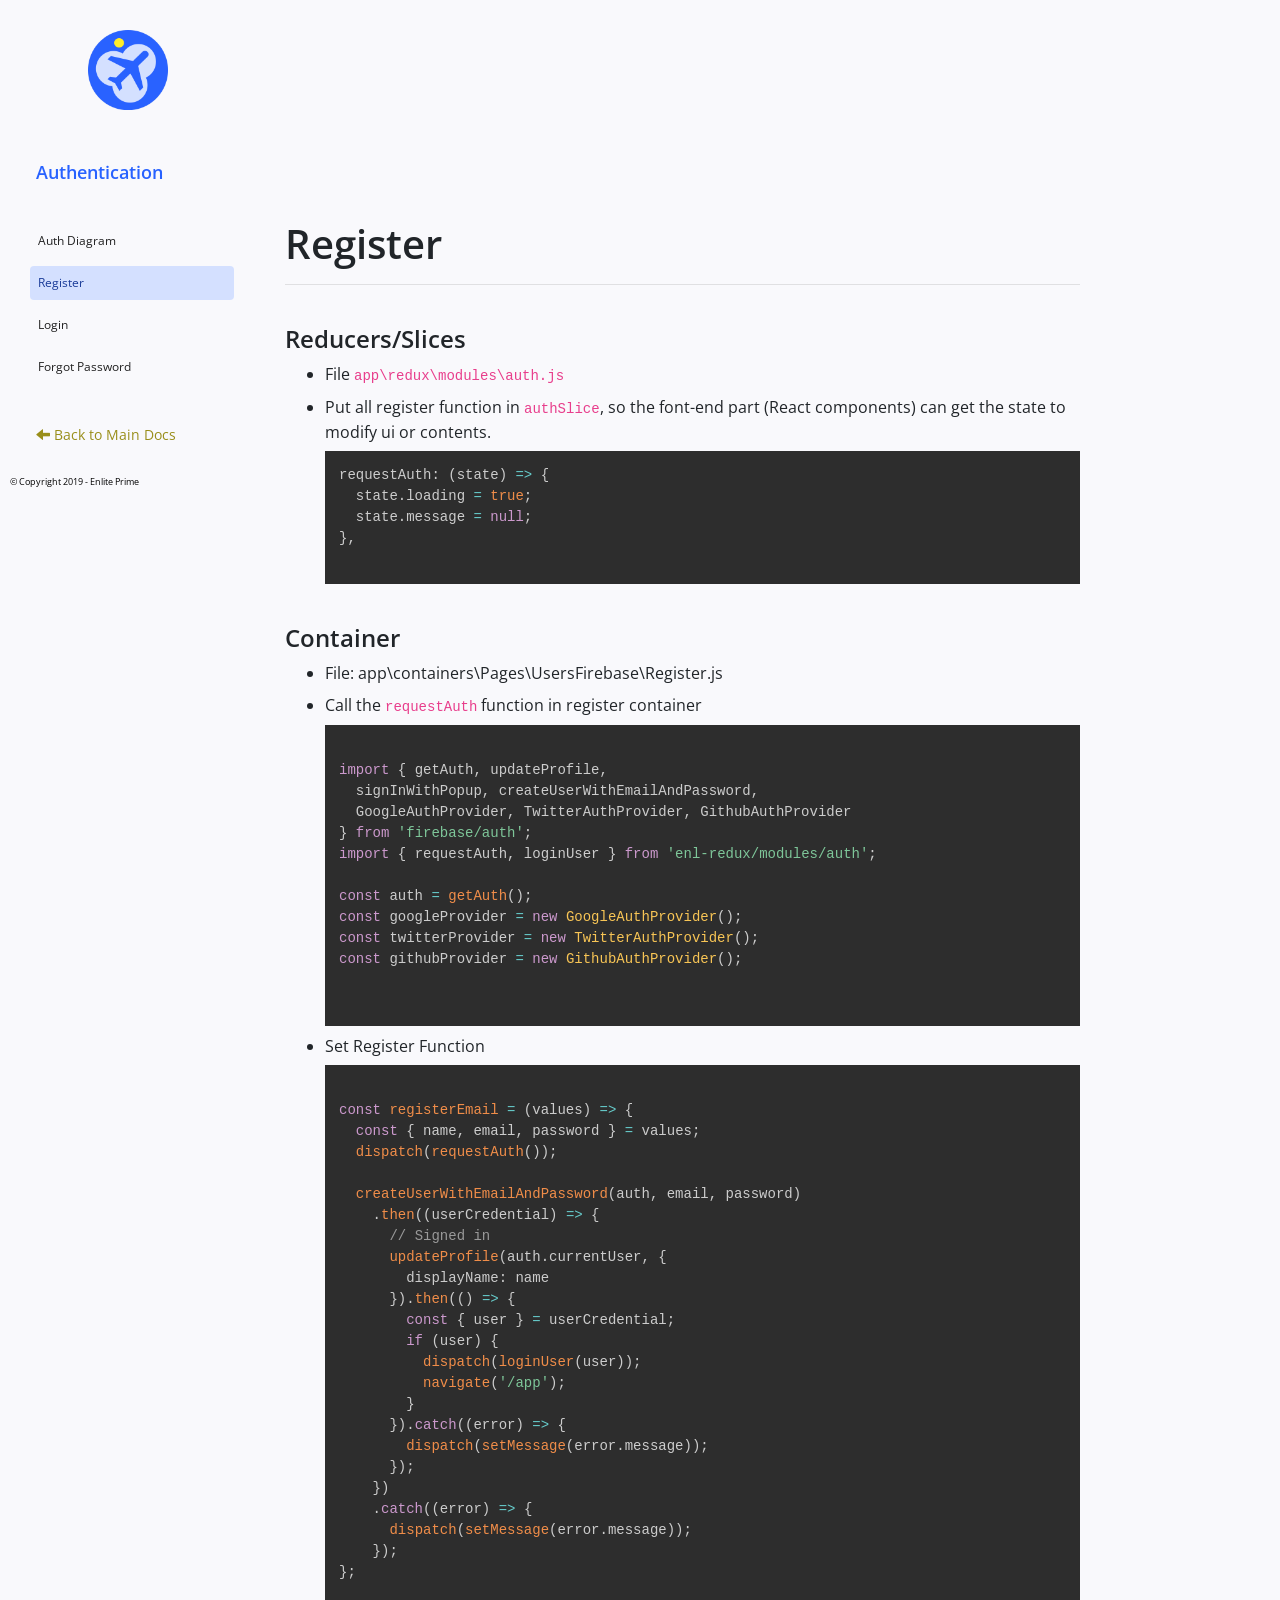
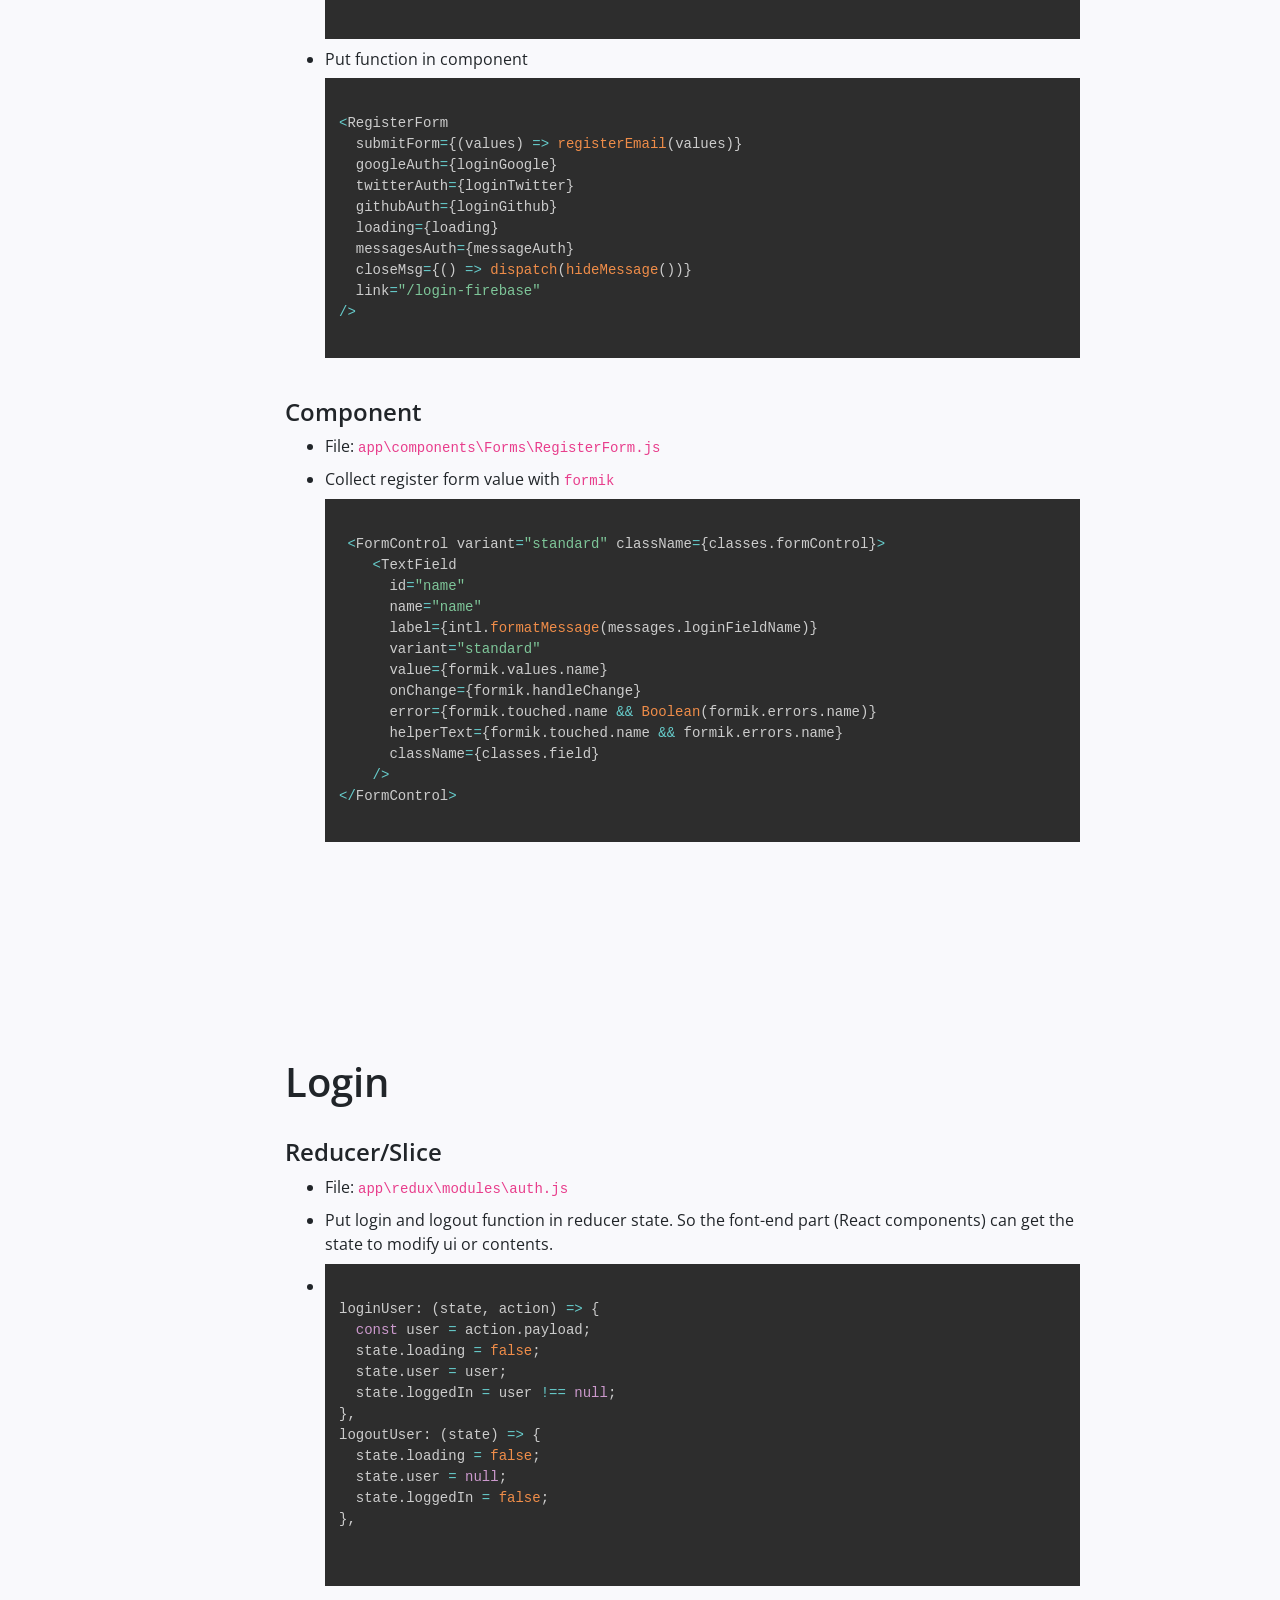
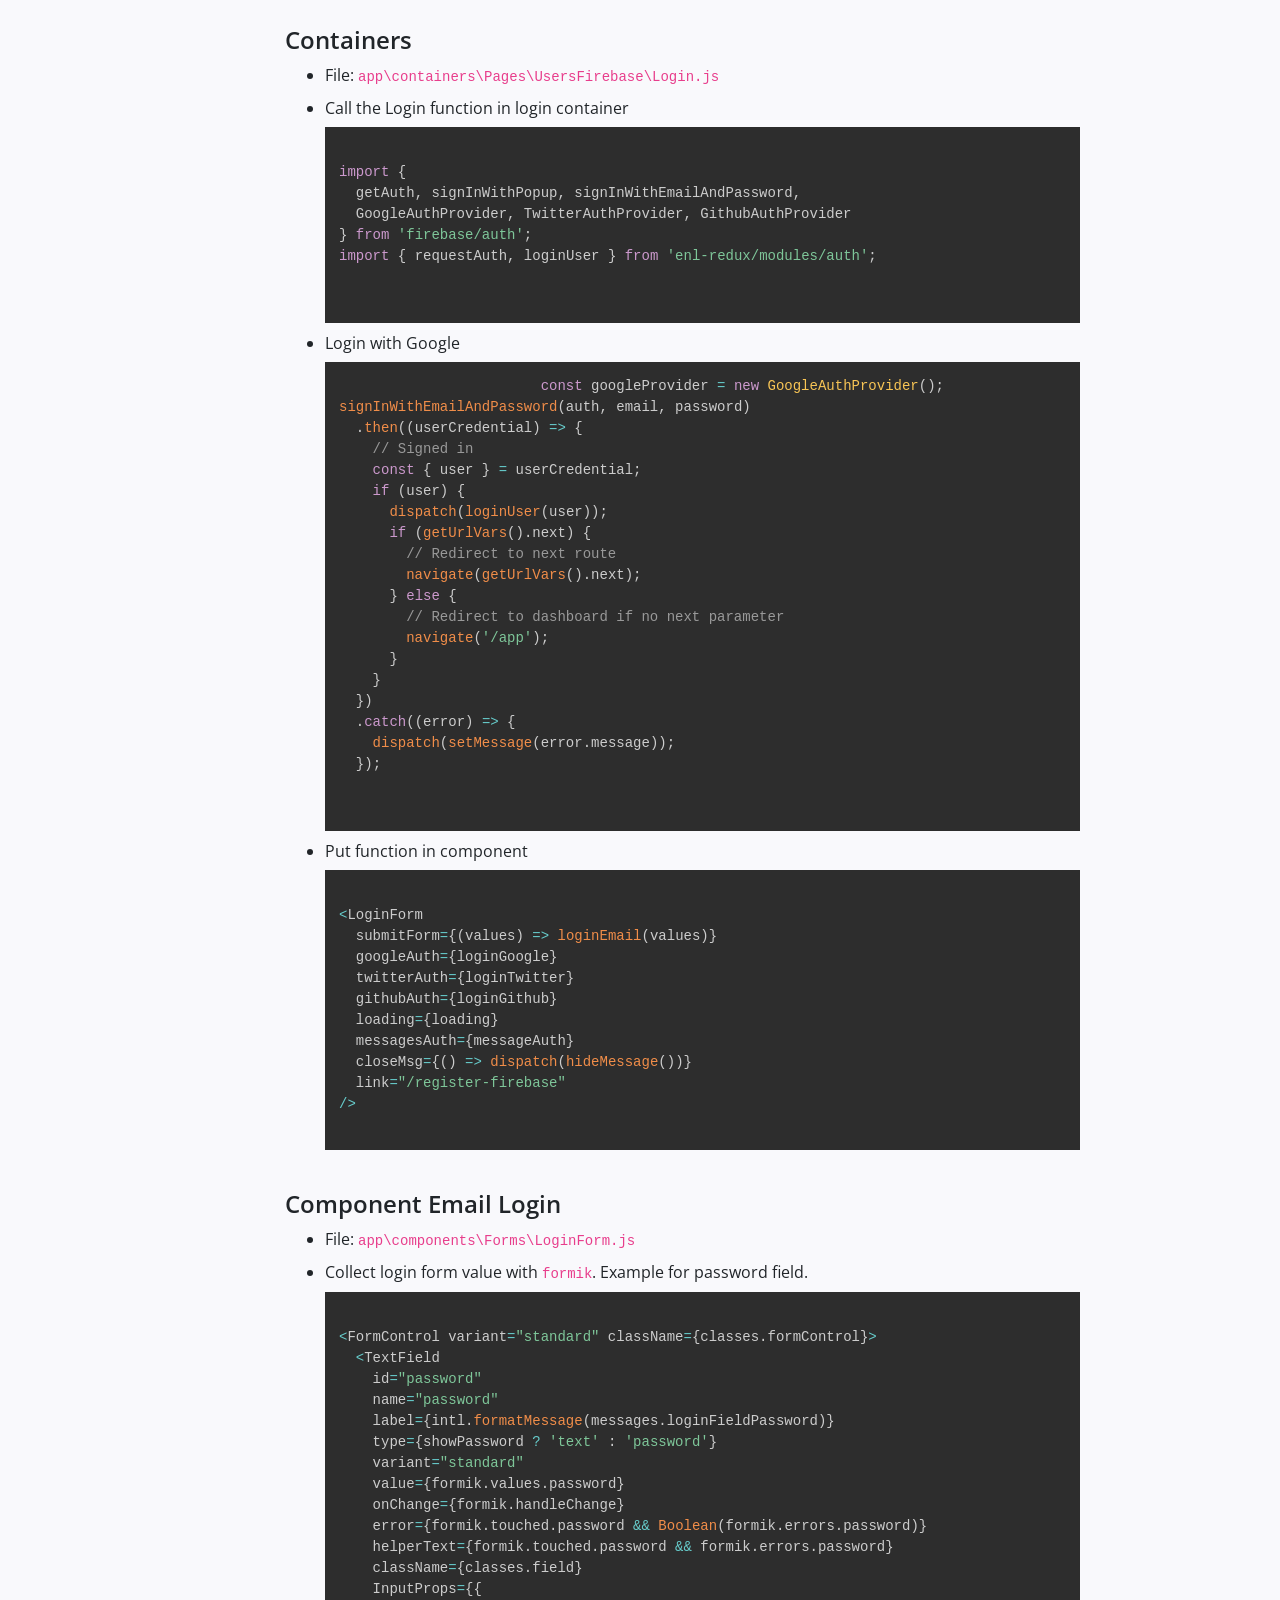
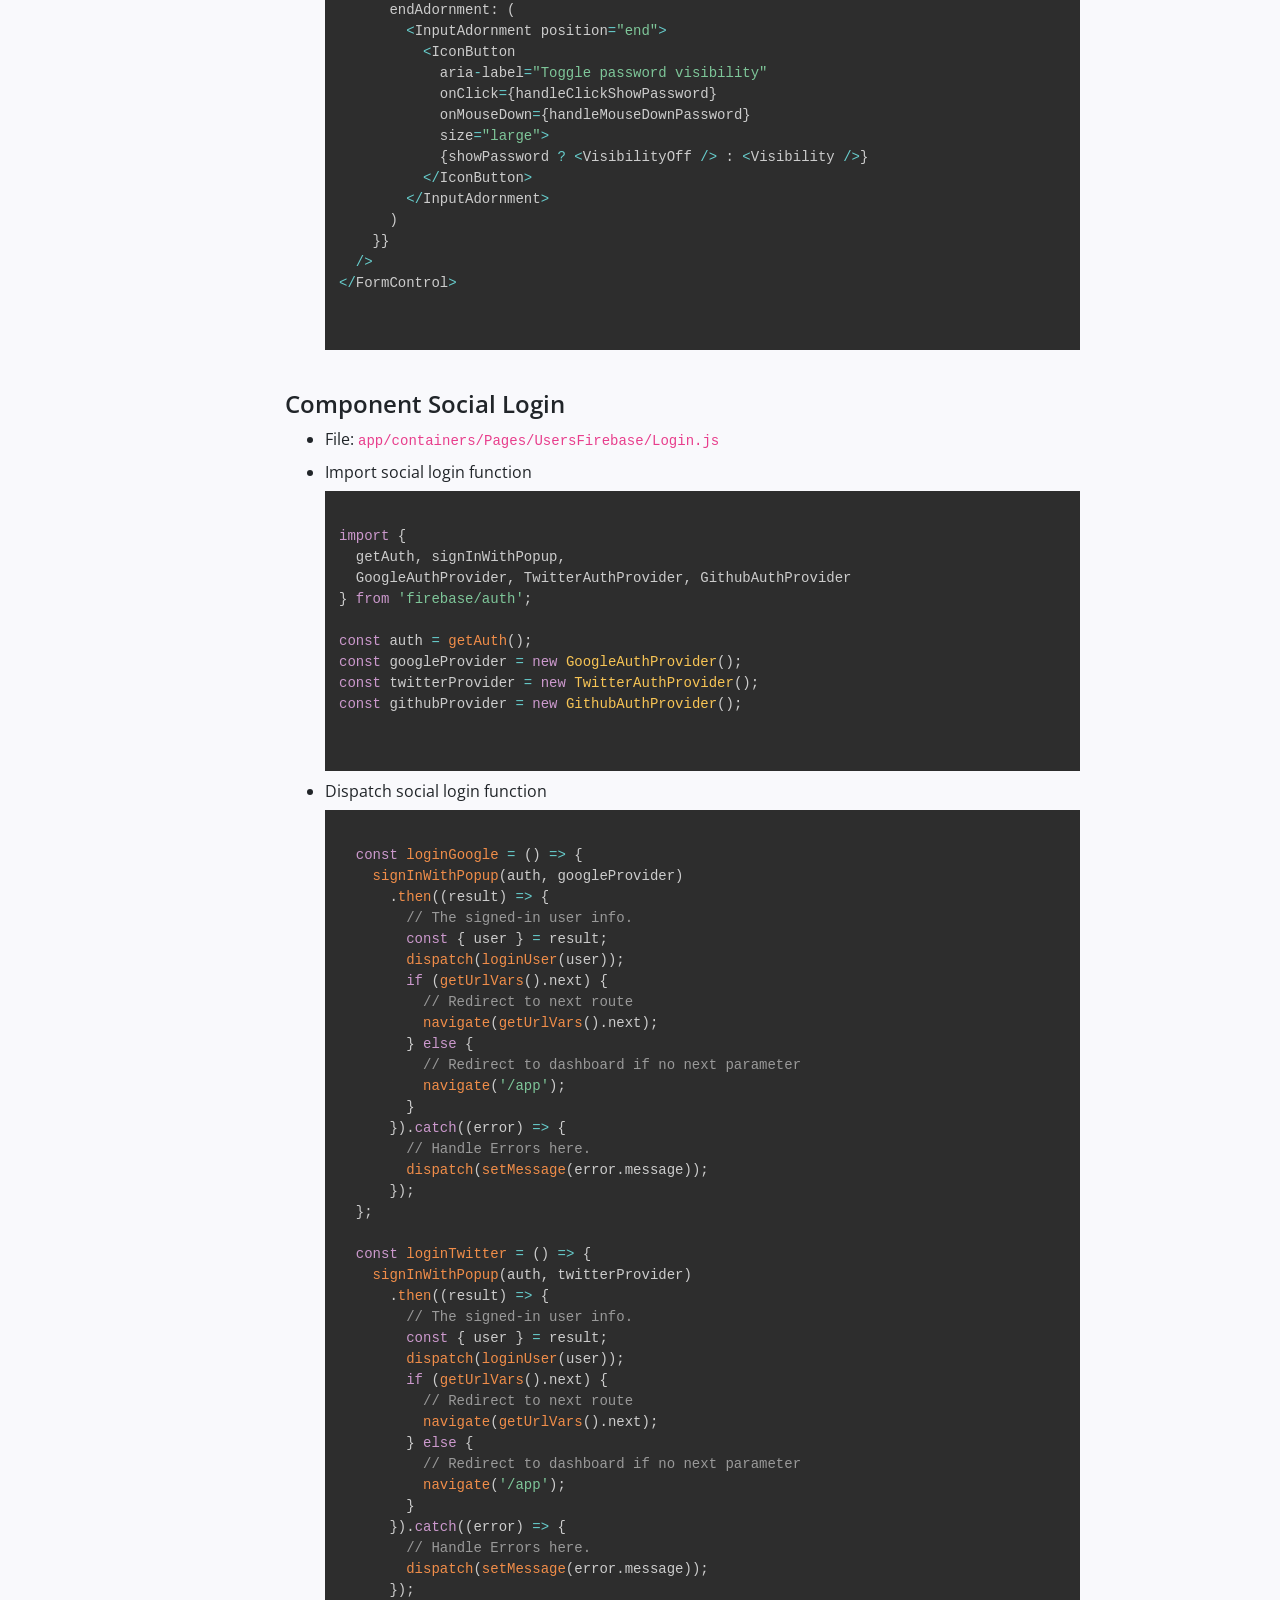
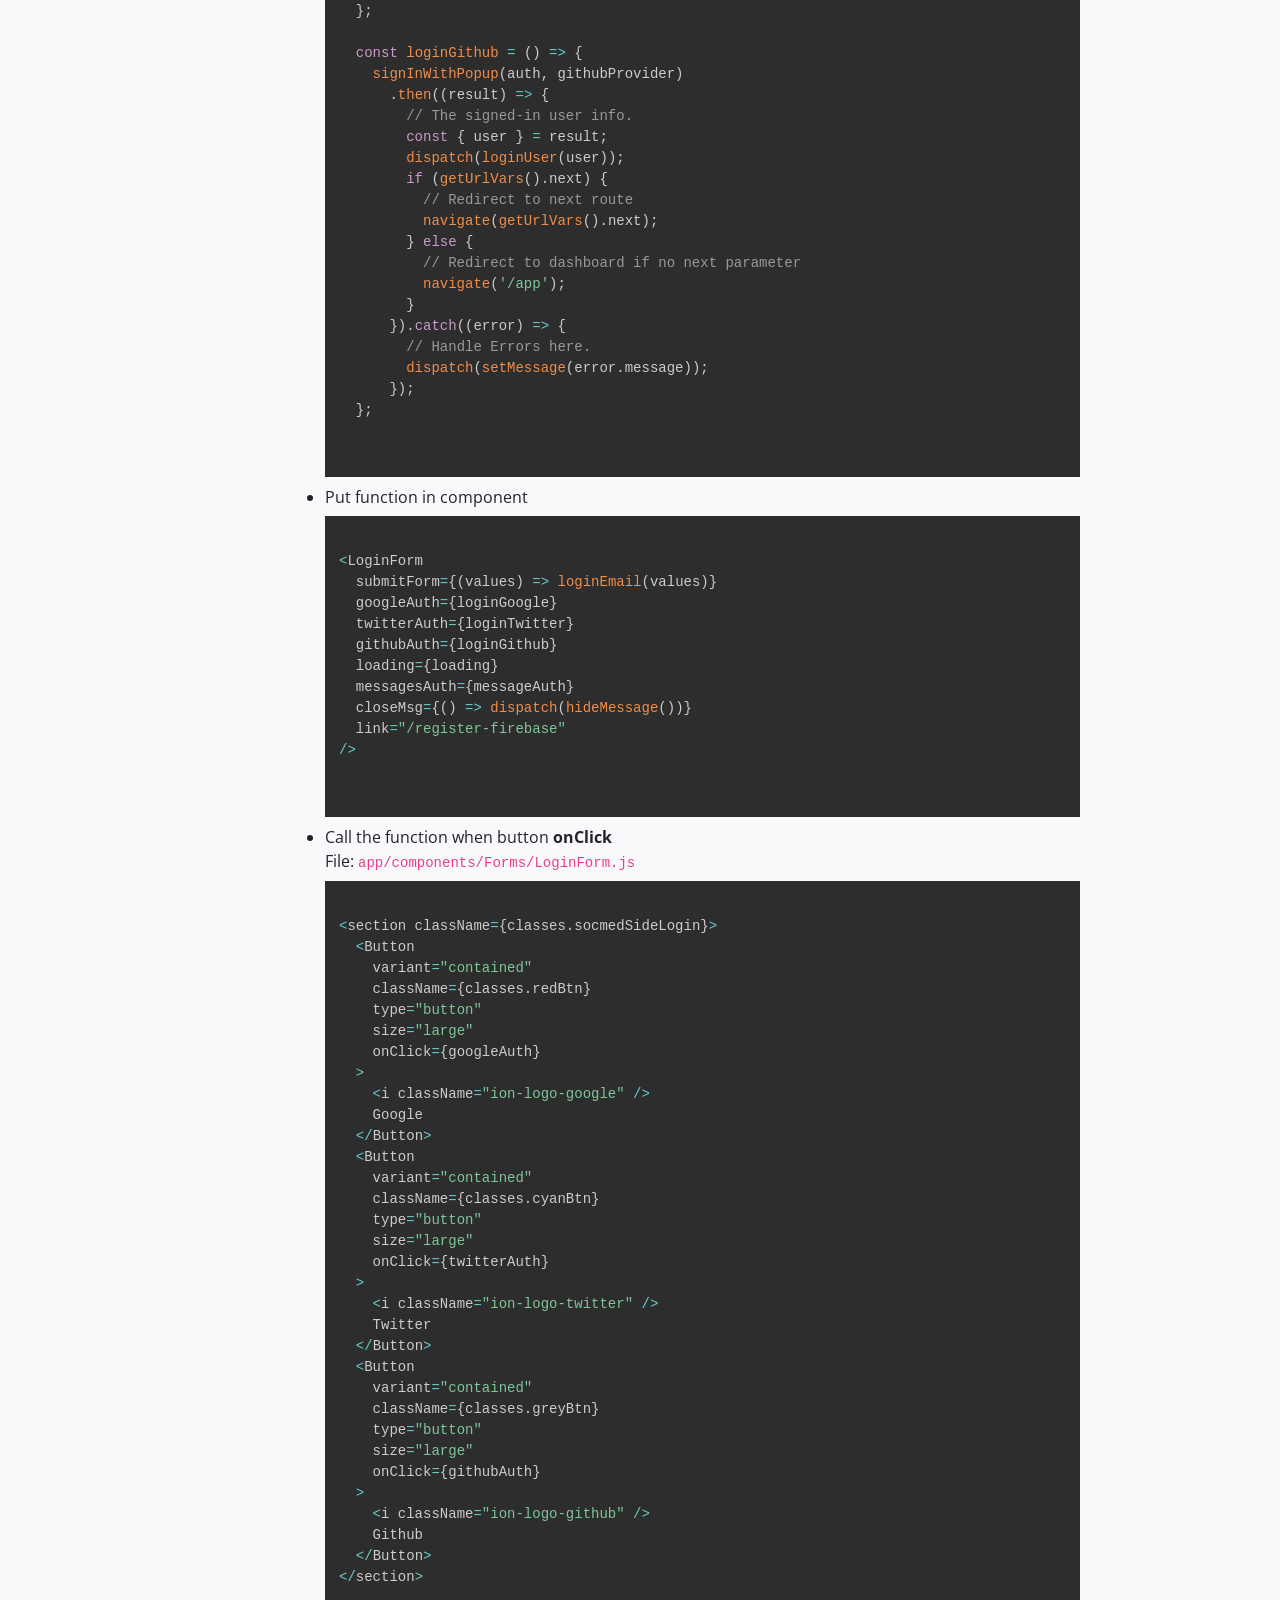
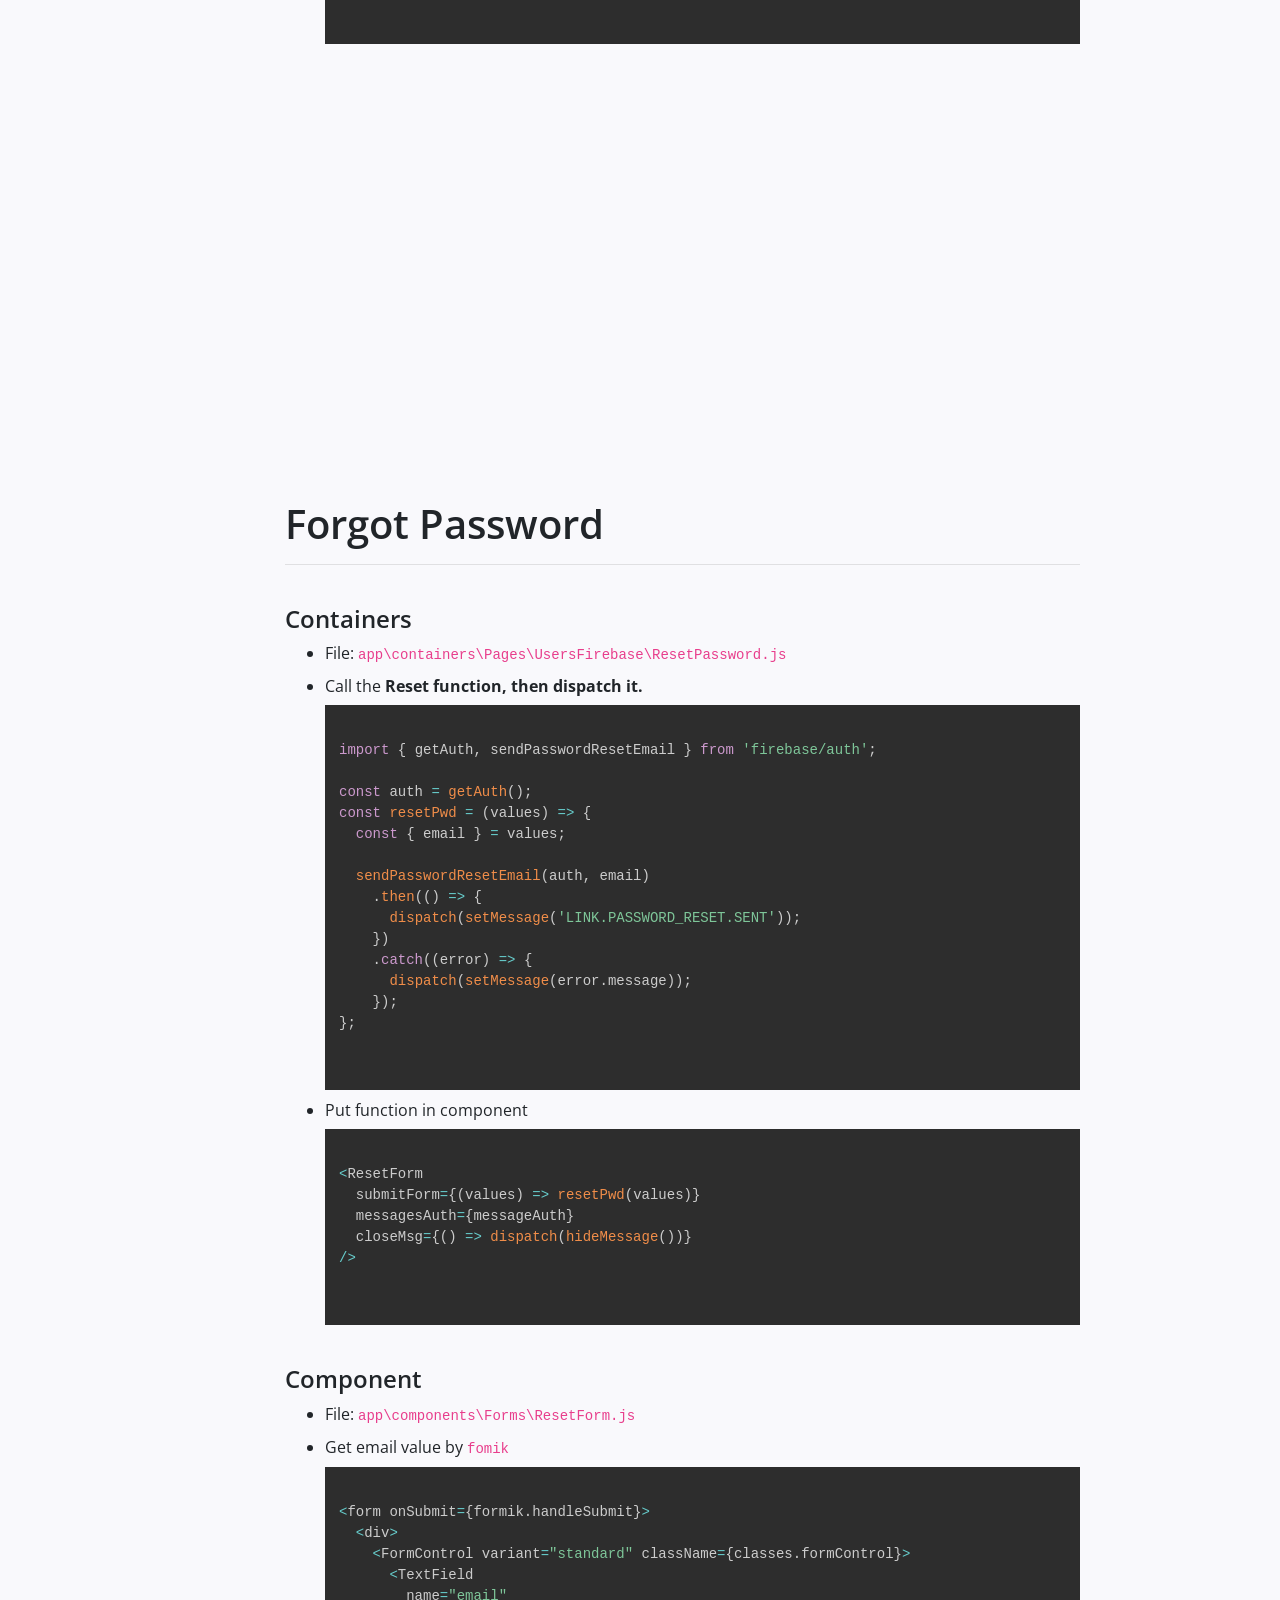
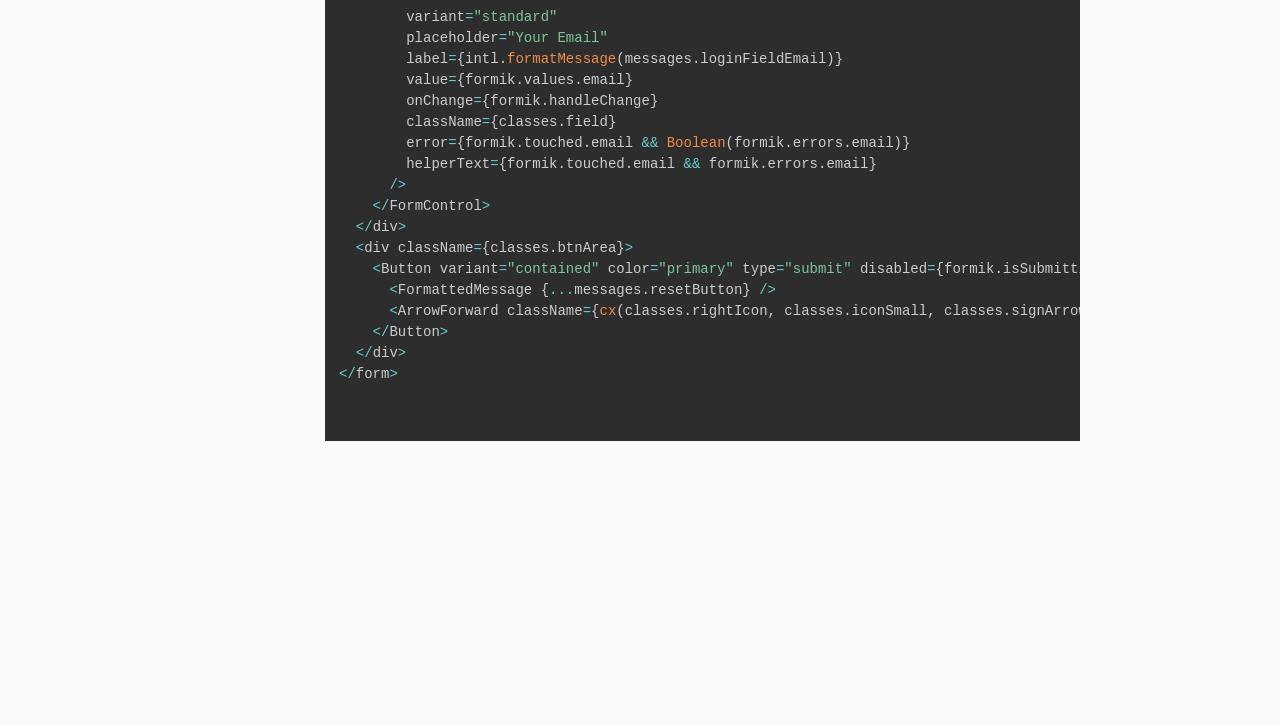
<file: documentation/code_flow/auth.html>
<!DOCTYPE html>
<html lang="en">

<head>

    <meta charset="utf-8">
    <meta http-equiv="X-UA-Compatible" content="IE=edge">
    <meta name="viewport" content="width=device-width, shrink-to-fit=no, initial-scale=1">
    <meta name="description" content="">
    <meta name="author" content="">
    <link rel="shortcut icon" href="./favicon.ico" type="image/x-icon">
    <link rel="icon" href="../favicon.ico" type="image/x-icon">
    <title>Enlite Prime - Auth Documentation</title>

    <link href="https://fonts.googleapis.com/css?family=Open+Sans:400,600,700" rel="stylesheet">

    <!-- Bootstrap Core CSS -->
    <link href="../css/bootstrap.css" rel="stylesheet">
    
    <!-- Syntax Hightlighter CSS -->
    <link href="../css/prism.css" rel="stylesheet">
  
    <!-- Custom CSS -->
    <link href="../css/style.css" rel="stylesheet">

    <!-- HTML5 Shim and Respond.js IE8 support of HTML5 elements and media queries -->
    <!-- WARNING: Respond.js doesn't work if you view the page via file:// -->
    <!--[if lt IE 9]>
        <script src="https://oss.maxcdn.com/libs/html5shiv/3.7.0/html5shiv.js"></script>
        <script src="https://oss.maxcdn.com/libs/respond.js/1.4.2/respond.min.js"></script>
    <![endif]-->

</head>

<body>
    <div id="wrapper" class="toggled">
        <!-- Sidebar -->
        <div id="sidebar-wrapper">
            <ul class="sidebar-nav">
                <li class="sidebar-brand">
                    <a href="#" class="logo">
                        <img src="../images/logo.png" alt="logo" />
                    </a>
                </li>
                <li class="sidebar-brand">
                    <h4>Authentication</h4>
                </li>
                <li>
                    <a href="#diagram" class="cur">Auth Diagram</a>
                </li>
                <li>
                    <a href="#register" class="cur">Register</a>
                </li>
                <li>
                    <a href="#login">Login</a>
                </li>
                <li>
                    <a href="#forgot">Forgot Password</a>
                </li>
            </ul>
            <a class="back" href="../index.html"><i class="glyphicon glyphicon-arrow-left"></i> Back to Main Docs</a>
            <span class="copy">&copy; Copyright 2019 - Enlite Prime</span>
        </div>
        <!-- /#sidebar-wrapper -->

        <!-- main content -->
        <div id="page-content-wrapper">
          <div class="container-fluid">
            <!-- REGISTER -->
            <section class="row" id="register">
                <br /><br />
                <div class="col-lg-10">
                    <h1>Register</h1>
                    <hr />
                    <br />
                    <h4>Reducers/Slices</h4>
                    <ul>
                      <li>File <code>app\redux\modules\auth.js</code></li>
                      <li>
                        Put all register function in <code>authSlice</code>, so the font-end part (React components) can get the state to modify ui or contents.
                        <pre>
<code class="language-js">requestAuth: (state) => {
  state.loading = true;
  state.message = null;
},</code>
                      </pre>
                      </li>
                    </ul>
                    <br />
                    <h4>Container</h4>
                    <ul>
                      <li>File: app\containers\Pages\UsersFirebase\Register.js </li>
                      <li>
                        Call the <code>requestAuth</code> function in register container
                        <pre>
                          <code class="language-js">
import { getAuth, updateProfile,
  signInWithPopup, createUserWithEmailAndPassword,
  GoogleAuthProvider, TwitterAuthProvider, GithubAuthProvider 
} from 'firebase/auth';
import { requestAuth, loginUser } from 'enl-redux/modules/auth';

const auth = getAuth();
const googleProvider = new GoogleAuthProvider();
const twitterProvider = new TwitterAuthProvider();
const githubProvider = new GithubAuthProvider();
                          </code>
                        </pre>
                      </li>
                      <li>
                        Set Register Function
                         <pre>
                          <code class="language-js">
const registerEmail = (values) => {
  const { name, email, password } = values;
  dispatch(requestAuth());

  createUserWithEmailAndPassword(auth, email, password)
    .then((userCredential) => {
      // Signed in
      updateProfile(auth.currentUser, {
        displayName: name
      }).then(() => {
        const { user } = userCredential;
        if (user) {
          dispatch(loginUser(user));
          navigate('/app');
        }
      }).catch((error) => {
        dispatch(setMessage(error.message));
      });
    })
    .catch((error) => {
      dispatch(setMessage(error.message));
    });
};
                          </code>
                        </pre>
                      </li>
                      <li>
                        Put function in component
                         <pre>
                          <code class="language-js">
&lt;RegisterForm
  submitForm={(values) =&gt; registerEmail(values)}
  googleAuth={loginGoogle}
  twitterAuth={loginTwitter}
  githubAuth={loginGithub}
  loading={loading}
  messagesAuth={messageAuth}
  closeMsg={() =&gt; dispatch(hideMessage())}
  link=&quot;/login-firebase&quot;
/&gt;</code>
                        </pre>
                      </li>
                    </ul>
                    <br />
                    <h4>Component</h4>
                    <ul>
                      <li>File: <code>app\components\Forms\RegisterForm.js</code></li>
                      <li>
                        Collect register form value with <code>formik</code>
                        <pre>
                        <code class="language-js">
 &lt;FormControl variant=&quot;standard&quot; className={classes.formControl}&gt;
    &lt;TextField
      id=&quot;name&quot;
      name=&quot;name&quot;
      label={intl.formatMessage(messages.loginFieldName)}
      variant=&quot;standard&quot;
      value={formik.values.name}
      onChange={formik.handleChange}
      error={formik.touched.name &amp;&amp; Boolean(formik.errors.name)}
      helperText={formik.touched.name &amp;&amp; formik.errors.name}
      className={classes.field}
    /&gt;
&lt;/FormControl&gt;</code>
                        </pre>
                      </li>
                    </ul>
                </div>
            </section>
            <section class="row" id="login">
                <br /><br />
                <div class="col-lg-10">
                  <h1>Login</h1>
                  <br />
                  <h4>Reducer/Slice</h4>
                  <ul>
                    <li>File: <code>app\redux\modules\auth.js</code></li>
                    <li>Put login and logout function in reducer state. So the font-end part (React components) can get the state to modify ui or contents.</li>
                    <li>
                      <pre>
                        <code class="language-js">
loginUser: (state, action) => {
  const user = action.payload;
  state.loading = false;
  state.user = user;
  state.loggedIn = user !== null;
},
logoutUser: (state) => {
  state.loading = false;
  state.user = null;
  state.loggedIn = false;
},
                        </code>
                      </pre>
                    </li>
                  </ul>
                  <br />
                  <h4>Containers</h4>
                  <ul>
                    <li>File: <code>app\containers\Pages\UsersFirebase\Login.js</code></li>
                    <li>
                      Call the Login function in login container
                      <pre>
                        <code class="language-js">
import {
  getAuth, signInWithPopup, signInWithEmailAndPassword,
  GoogleAuthProvider, TwitterAuthProvider, GithubAuthProvider
} from 'firebase/auth';
import { requestAuth, loginUser } from 'enl-redux/modules/auth';
                        </code>
                      </pre>
                    </li>
                    <li>
                      Login with Google
                       <pre>
                        <code class="language-js">const googleProvider = new GoogleAuthProvider();
signInWithEmailAndPassword(auth, email, password)
  .then((userCredential) => {
    // Signed in
    const { user } = userCredential;
    if (user) {
      dispatch(loginUser(user));
      if (getUrlVars().next) {
        // Redirect to next route
        navigate(getUrlVars().next);
      } else {
        // Redirect to dashboard if no next parameter
        navigate('/app');
      }
    }
  })
  .catch((error) => {
    dispatch(setMessage(error.message));
  });
                        </code>
                      </pre>
                    </li>
                    <li>
                      Put function in component
                       <pre>
                        <code class="language-js">
&lt;LoginForm
  submitForm={(values) =&gt; loginEmail(values)}
  googleAuth={loginGoogle}
  twitterAuth={loginTwitter}
  githubAuth={loginGithub}
  loading={loading}
  messagesAuth={messageAuth}
  closeMsg={() =&gt; dispatch(hideMessage())}
  link=&quot;/register-firebase&quot;
/&gt;</code>
                      </pre>
                    </li>
                  </ul>
                  <br />
                  <h4>Component Email Login</h4>
                  <ul>
                    <li>File: <code>app\components\Forms\LoginForm.js</code></li>
                    <li>
                      Collect login form value with <code>formik</code>. Example for password field.
                      <pre>
                        <code class="language-js">
&lt;FormControl variant=&quot;standard&quot; className={classes.formControl}&gt;
  &lt;TextField
    id=&quot;password&quot;
    name=&quot;password&quot;
    label={intl.formatMessage(messages.loginFieldPassword)}
    type={showPassword ? &apos;text&apos; : &apos;password&apos;}
    variant=&quot;standard&quot;
    value={formik.values.password}
    onChange={formik.handleChange}
    error={formik.touched.password &amp;&amp; Boolean(formik.errors.password)}
    helperText={formik.touched.password &amp;&amp; formik.errors.password}
    className={classes.field}
    InputProps={{
      endAdornment: (
        &lt;InputAdornment position=&quot;end&quot;&gt;
          &lt;IconButton
            aria-label=&quot;Toggle password visibility&quot;
            onClick={handleClickShowPassword}
            onMouseDown={handleMouseDownPassword}
            size=&quot;large&quot;&gt;
            {showPassword ? &lt;VisibilityOff /&gt; : &lt;Visibility /&gt;}
          &lt;/IconButton&gt;
        &lt;/InputAdornment&gt;
      )
    }}
  /&gt;
&lt;/FormControl&gt;
                        </code>
                      </pre>
                    </li>
                  </ul>
                  <br />
                  <h4>Component Social Login</h4>
                  <ul>
                    <li>File: <code>app/containers/Pages/UsersFirebase/Login.js</code></li>
                    <li>
                      Import social login function
                      <pre>
                        <code class="language-js">
import {
  getAuth, signInWithPopup,
  GoogleAuthProvider, TwitterAuthProvider, GithubAuthProvider
} from 'firebase/auth';

const auth = getAuth();
const googleProvider = new GoogleAuthProvider();
const twitterProvider = new TwitterAuthProvider();
const githubProvider = new GithubAuthProvider();
                        </code>
                      </pre>
                    </li>
                    <li>
                      Dispatch social login function
                      <pre>
                        <code class="language-js">
  const loginGoogle = () => {
    signInWithPopup(auth, googleProvider)
      .then((result) => {
        // The signed-in user info.
        const { user } = result;
        dispatch(loginUser(user));
        if (getUrlVars().next) {
          // Redirect to next route
          navigate(getUrlVars().next);
        } else {
          // Redirect to dashboard if no next parameter
          navigate('/app');
        }
      }).catch((error) => {
        // Handle Errors here.
        dispatch(setMessage(error.message));
      });
  };

  const loginTwitter = () => {
    signInWithPopup(auth, twitterProvider)
      .then((result) => {
        // The signed-in user info.
        const { user } = result;
        dispatch(loginUser(user));
        if (getUrlVars().next) {
          // Redirect to next route
          navigate(getUrlVars().next);
        } else {
          // Redirect to dashboard if no next parameter
          navigate('/app');
        }
      }).catch((error) => {
        // Handle Errors here.
        dispatch(setMessage(error.message));
      });
  };

  const loginGithub = () => {
    signInWithPopup(auth, githubProvider)
      .then((result) => {
        // The signed-in user info.
        const { user } = result;
        dispatch(loginUser(user));
        if (getUrlVars().next) {
          // Redirect to next route
          navigate(getUrlVars().next);
        } else {
          // Redirect to dashboard if no next parameter
          navigate('/app');
        }
      }).catch((error) => {
        // Handle Errors here.
        dispatch(setMessage(error.message));
      });
  };
                        </code>
                      </pre>
                    </li>
                    <li>
                      Put function in component
                      <pre>
                        <code class="language-js">
&lt;LoginForm
  submitForm={(values) =&gt; loginEmail(values)}
  googleAuth={loginGoogle}
  twitterAuth={loginTwitter}
  githubAuth={loginGithub}
  loading={loading}
  messagesAuth={messageAuth}
  closeMsg={() =&gt; dispatch(hideMessage())}
  link=&quot;/register-firebase&quot;
/&gt;
                        </code>
                      </pre>
                    </li>
                    <li>
                      Call the function when button <strong>onClick</strong><br />
                      File: <code>app/components/Forms/LoginForm.js</code>
                      <pre>
                        <code class="language-js">
&lt;section className={classes.socmedSideLogin}&gt;
  &lt;Button
    variant=&quot;contained&quot;
    className={classes.redBtn}
    type=&quot;button&quot;
    size=&quot;large&quot;
    onClick={googleAuth}
  &gt;
    &lt;i className=&quot;ion-logo-google&quot; /&gt;
    Google
  &lt;/Button&gt;
  &lt;Button
    variant=&quot;contained&quot;
    className={classes.cyanBtn}
    type=&quot;button&quot;
    size=&quot;large&quot;
    onClick={twitterAuth}
  &gt;
    &lt;i className=&quot;ion-logo-twitter&quot; /&gt;
    Twitter
  &lt;/Button&gt;
  &lt;Button
    variant=&quot;contained&quot;
    className={classes.greyBtn}
    type=&quot;button&quot;
    size=&quot;large&quot;
    onClick={githubAuth}
  &gt;
    &lt;i className=&quot;ion-logo-github&quot; /&gt;
    Github
  &lt;/Button&gt;
&lt;/section&gt;
                        </code>
                      </pre>
                    </li>
                  </ul>
                </div>
            </section>
          </div>
        </div>
        <!-- main content -->
        <div id="page-content-wrapper">
          <div class="container-fluid">
            <!-- BRANDING -->
            <section class="row" id="forgot">
                <br /><br />
                <div class="col-lg-10">
                  <h1>Forgot Password</h1>
                  <hr />
                  <br />
                  <h4>Containers</h4>
                  <ul>
                    <li>File: <code>app\containers\Pages\UsersFirebase\ResetPassword.js</code></li>
                    <li>
                      Call the <strong>Reset function, then dispatch it.</strong>
                      <pre>
                        <code class="language-js">
import { getAuth, sendPasswordResetEmail } from 'firebase/auth';

const auth = getAuth();
const resetPwd = (values) => {
  const { email } = values;

  sendPasswordResetEmail(auth, email)
    .then(() => {
      dispatch(setMessage('LINK.PASSWORD_RESET.SENT'));
    })
    .catch((error) => {
      dispatch(setMessage(error.message));
    });
};
                        </code>
                      </pre>
                    </li>
                    <li>
                      Put function in component
                      <pre>
                        <code class="language-js">
&lt;ResetForm
  submitForm={(values) =&gt; resetPwd(values)}
  messagesAuth={messageAuth}
  closeMsg={() =&gt; dispatch(hideMessage())}
/&gt;                    
                        </code>
                      </pre>
                    </li>
                  </ul>
                  <br />
                  <h4>Component</h4>
                  <ul>
                    <li>File: <code>app\components\Forms\ResetForm.js</code></li>
                    <li>
                      Get email value by <code>fomik</code>
                      <pre>
                        <code class="language-js">
&lt;form onSubmit={formik.handleSubmit}&gt;
  &lt;div&gt;
    &lt;FormControl variant=&quot;standard&quot; className={classes.formControl}&gt;
      &lt;TextField
        name=&quot;email&quot;
        variant=&quot;standard&quot;
        placeholder=&quot;Your Email&quot;
        label={intl.formatMessage(messages.loginFieldEmail)}
        value={formik.values.email}
        onChange={formik.handleChange}
        className={classes.field}
        error={formik.touched.email &amp;&amp; Boolean(formik.errors.email)}
        helperText={formik.touched.email &amp;&amp; formik.errors.email}
      /&gt;
    &lt;/FormControl&gt;
  &lt;/div&gt;
  &lt;div className={classes.btnArea}&gt;
    &lt;Button variant=&quot;contained&quot; color=&quot;primary&quot; type=&quot;submit&quot; disabled={formik.isSubmitting || !formik.isValid || !formik.dirty}&gt;
      &lt;FormattedMessage {...messages.resetButton} /&gt;
      &lt;ArrowForward className={cx(classes.rightIcon, classes.iconSmall, classes.signArrow)} /&gt;
    &lt;/Button&gt;
  &lt;/div&gt;
&lt;/form&gt;   
                        </code>
                      </pre>
                    </li>
                  </ul>
              </div>
            </section>
          </div>
      </div>
      <br /><br />
    </div>
    <!-- /#wrapper -->

    <!-- jQuery -->
    <script src="../js/jquery.js"></script>
  
    <!-- Syntax Highligher -->
    <script src="../js/prism.js"></script>

    <!-- Bootstrap Core JavaScript -->
    <script src="../js/bootstrap.bundle.js"></script>

    <!-- Jquery scrollTo -->
    <script src="../js/jquery.nav.js"></script>

    <!-- Menu Toggle Script -->
    <script>
        $(document).ready(function() {
        	$('#sidebar-wrapper .sidebar-nav').onePageNav();
        });
    </script>

</body>

</html>
</file>
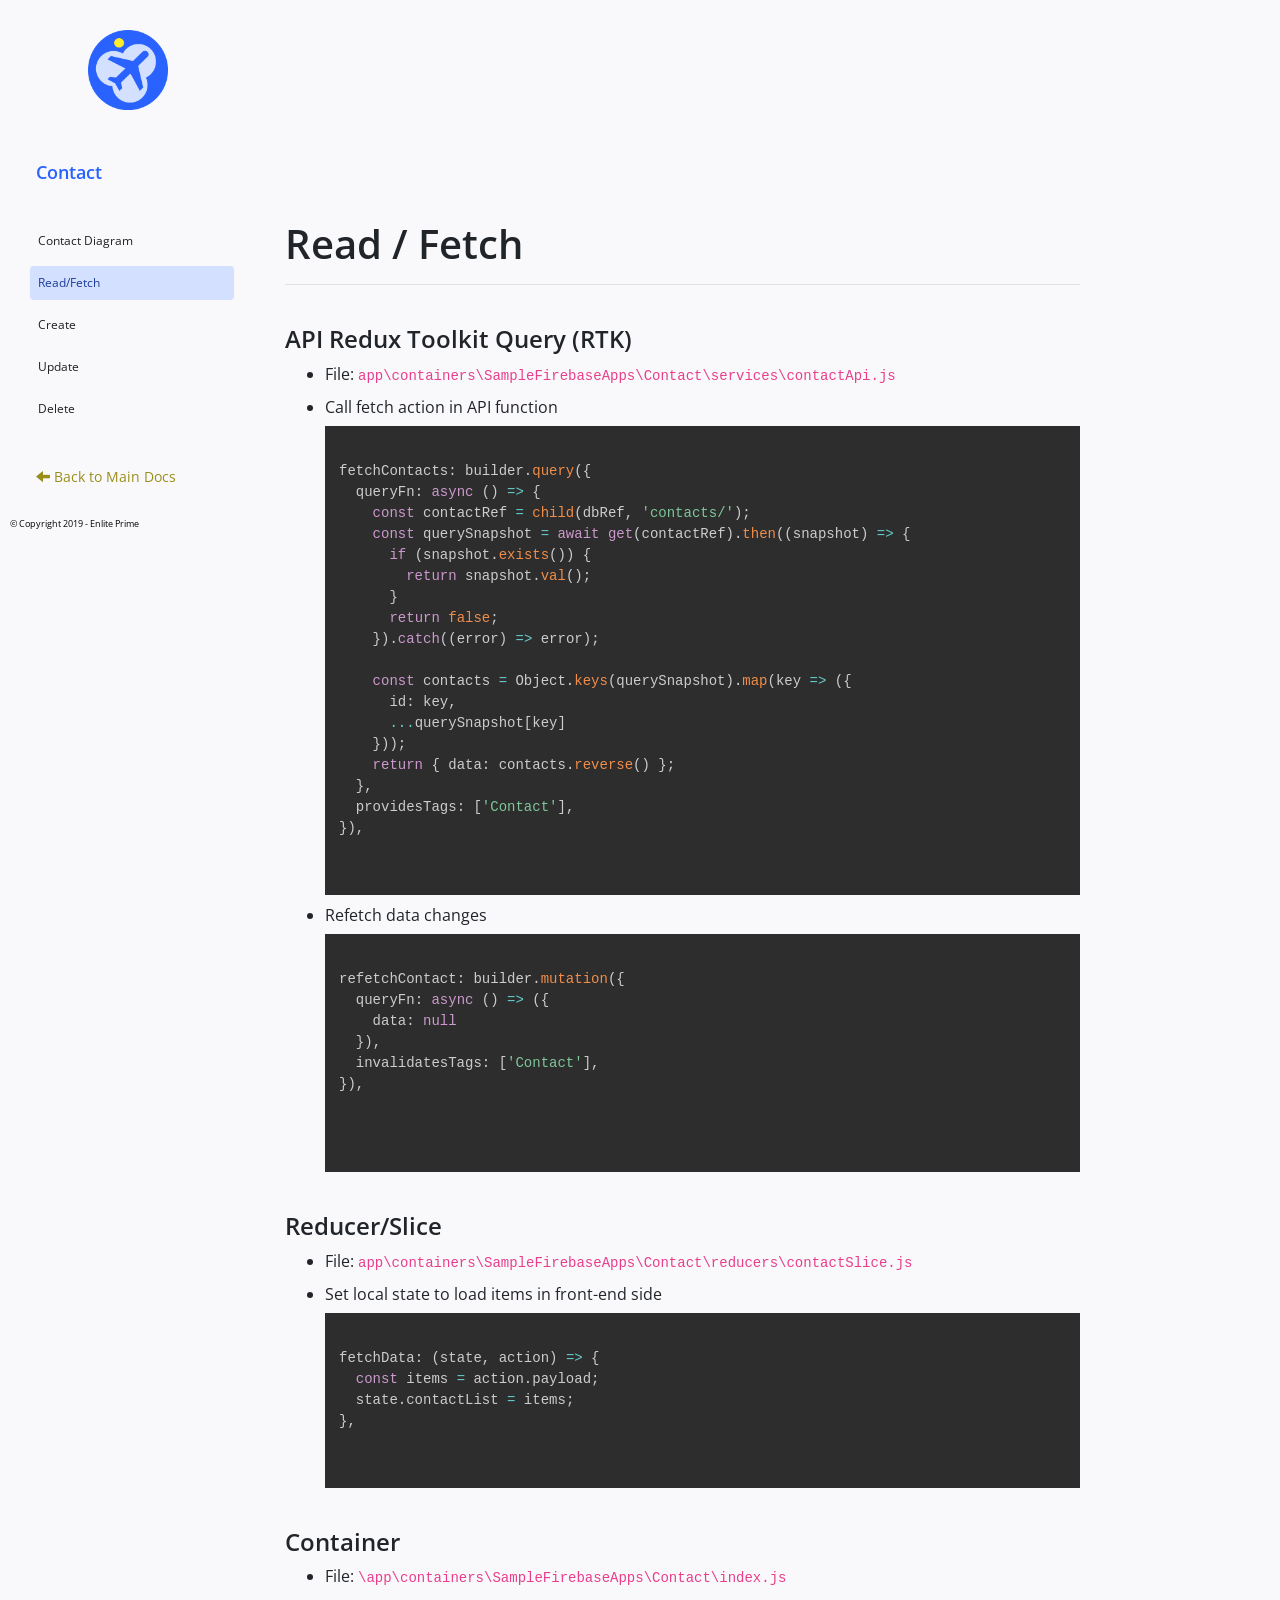
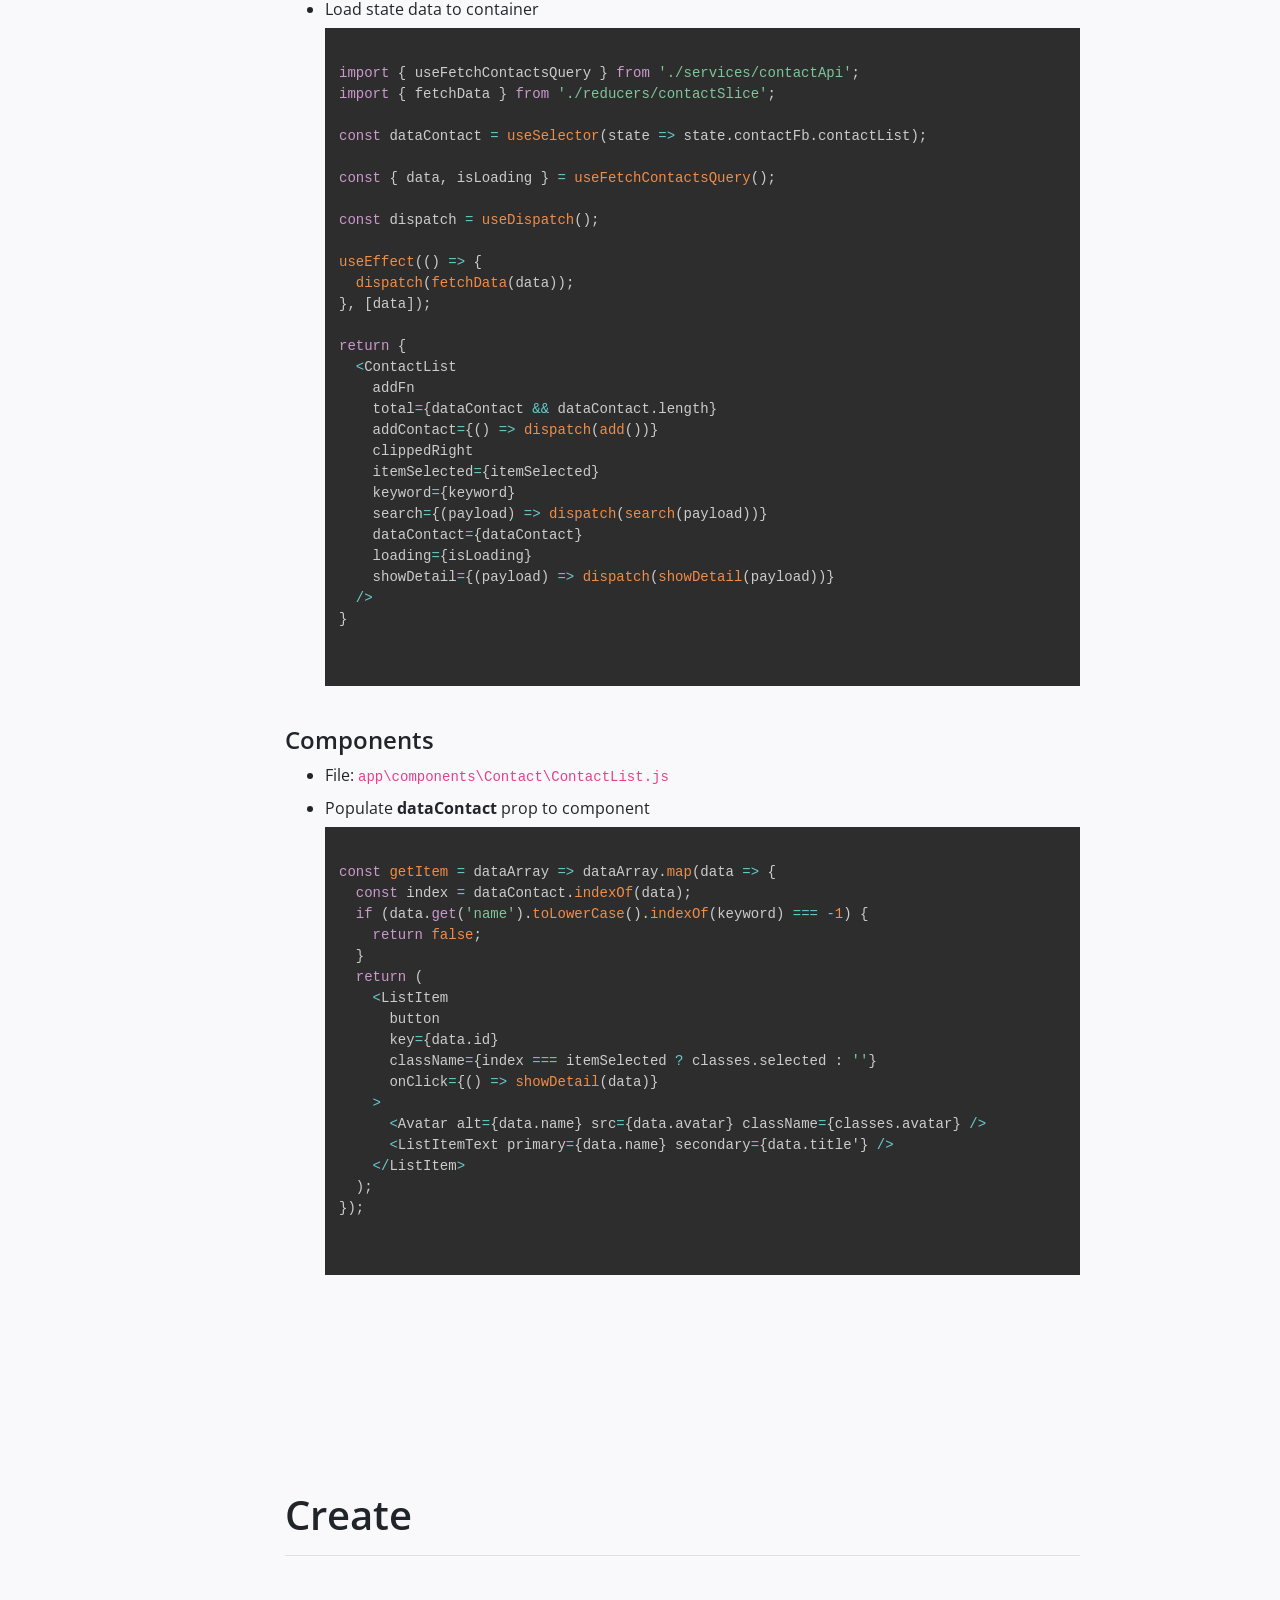
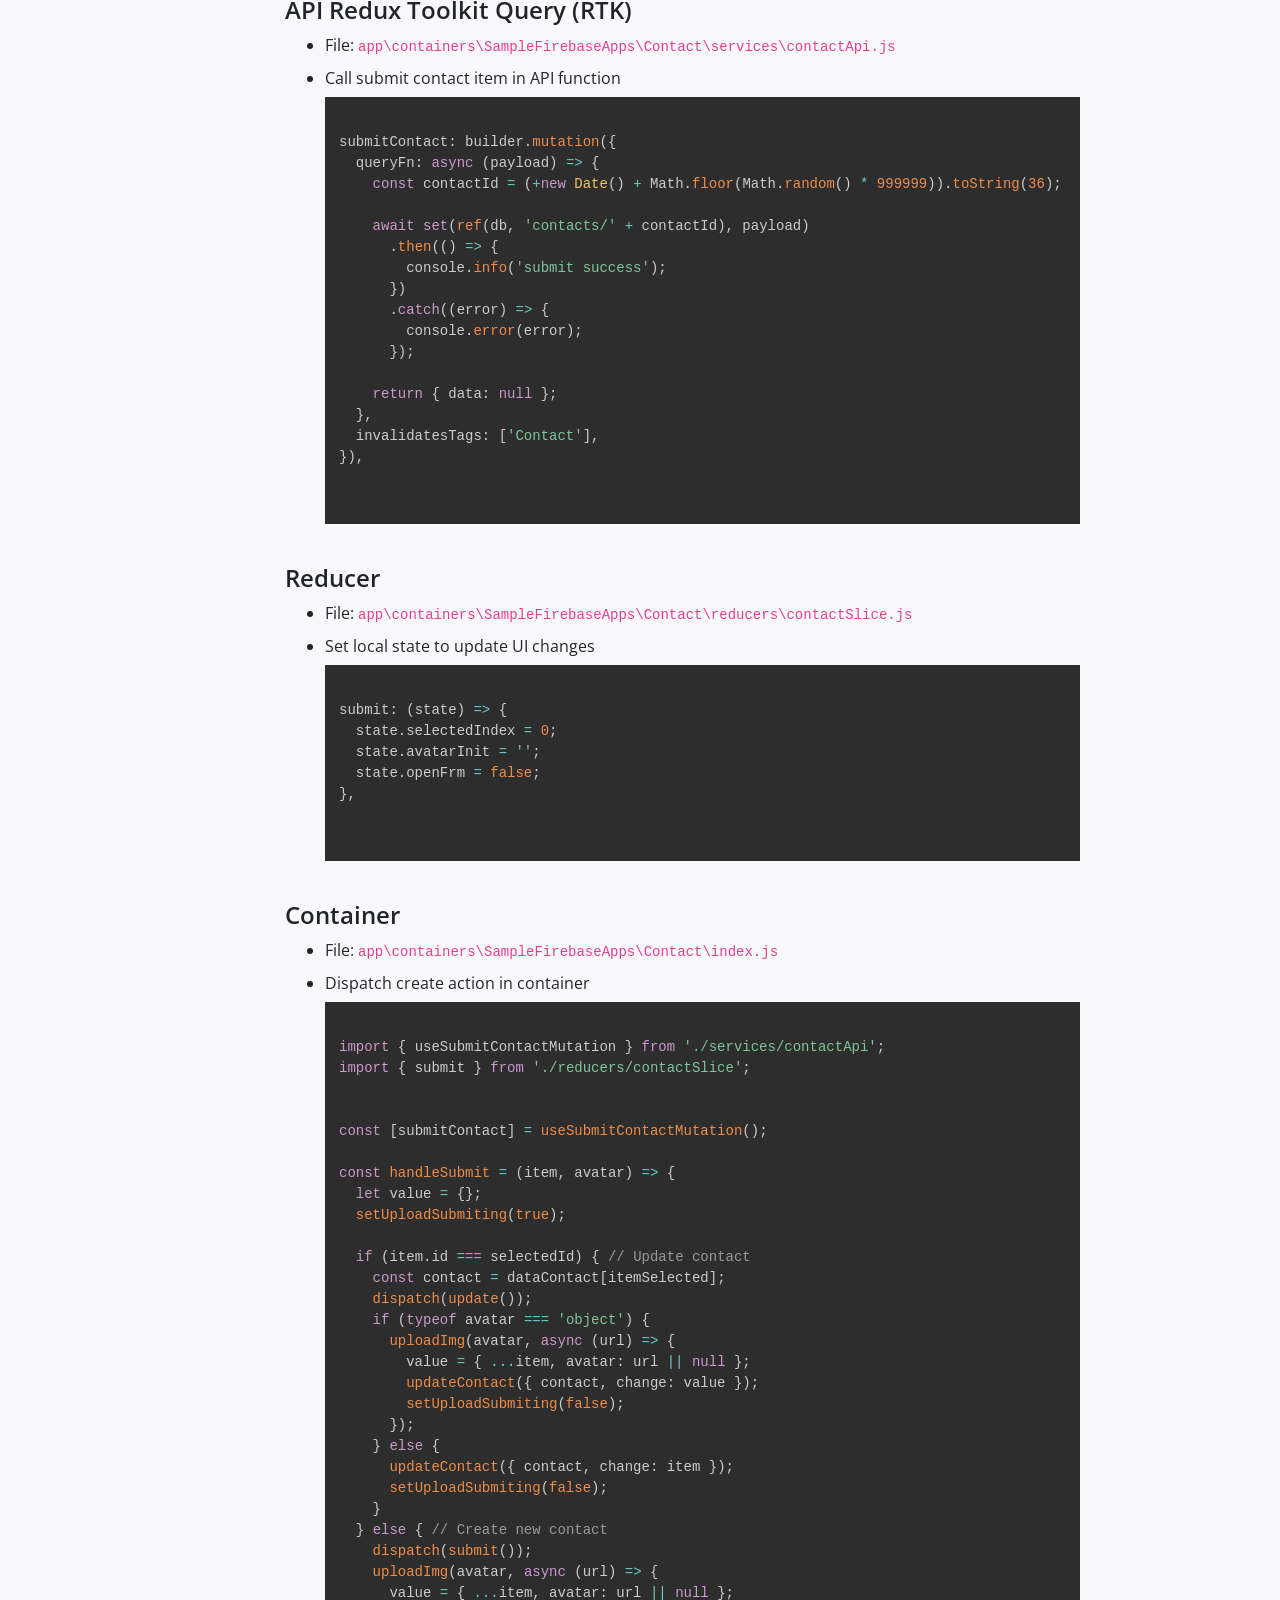
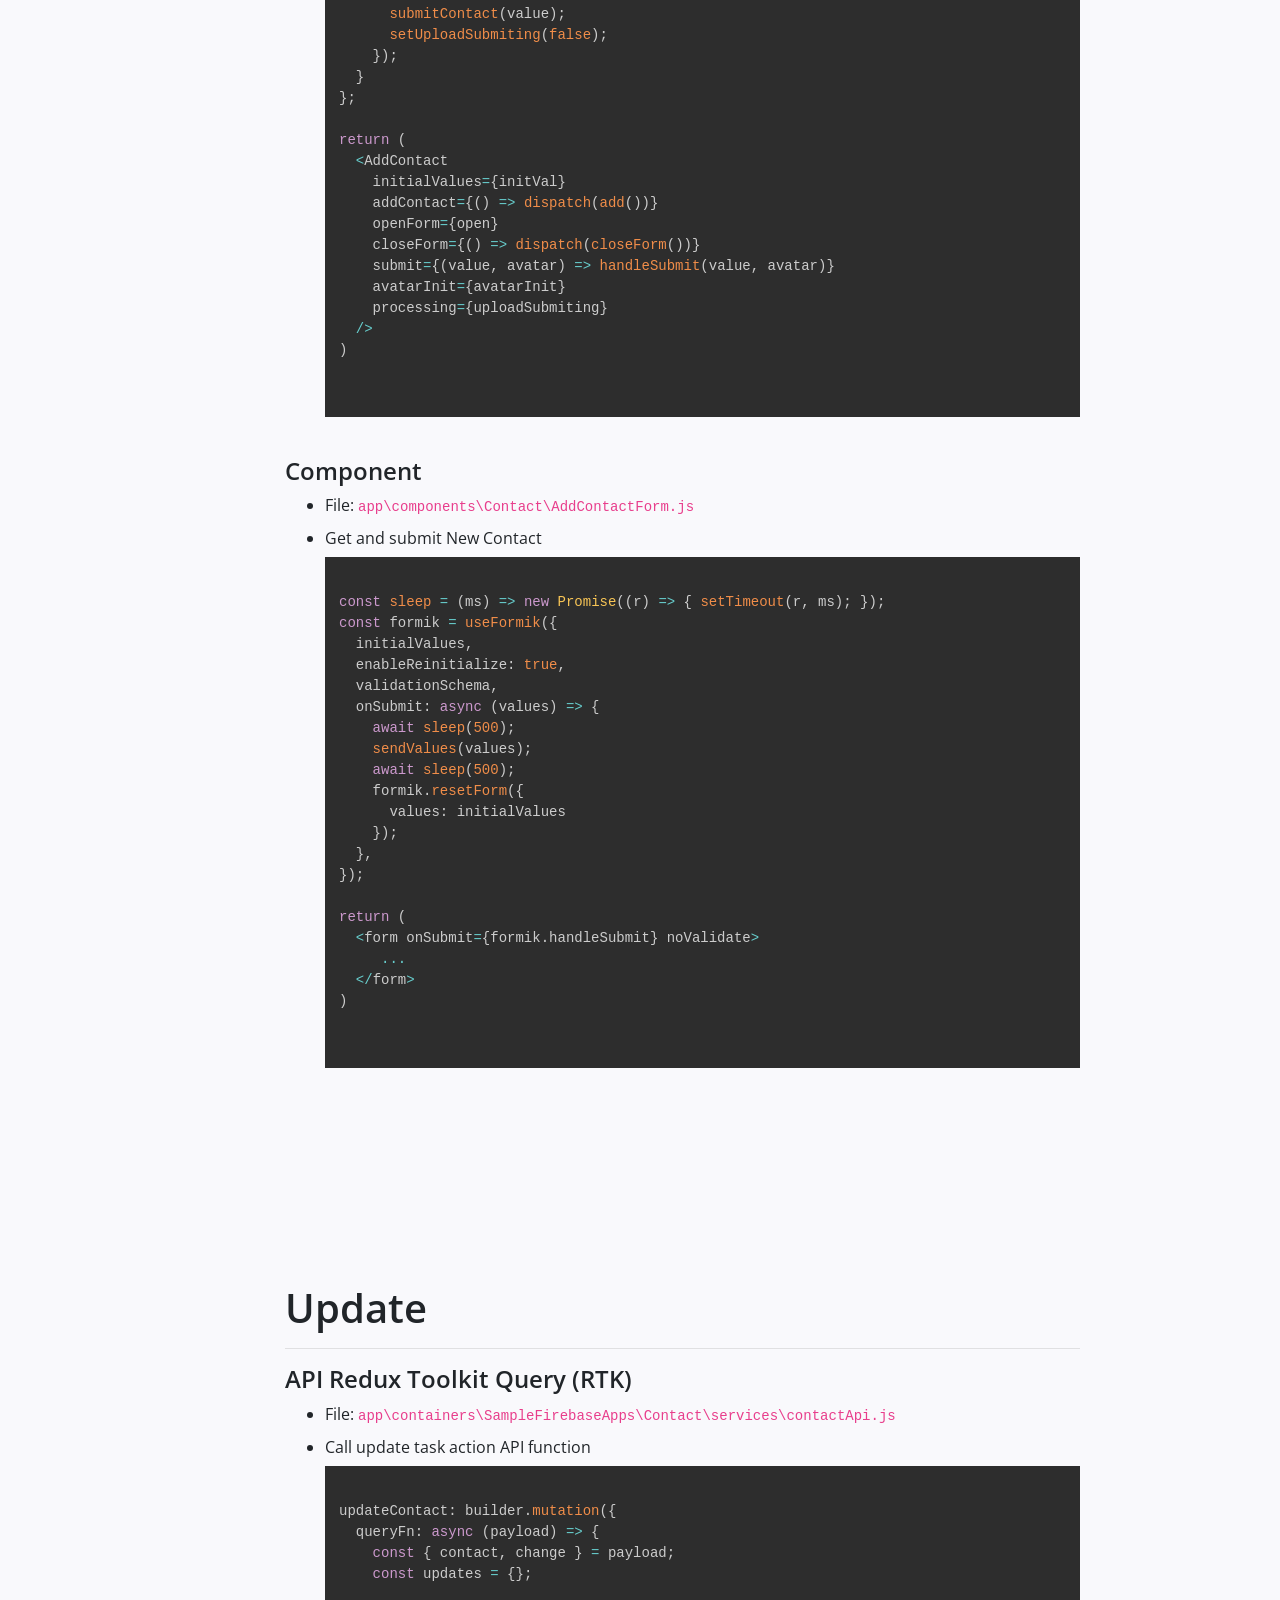
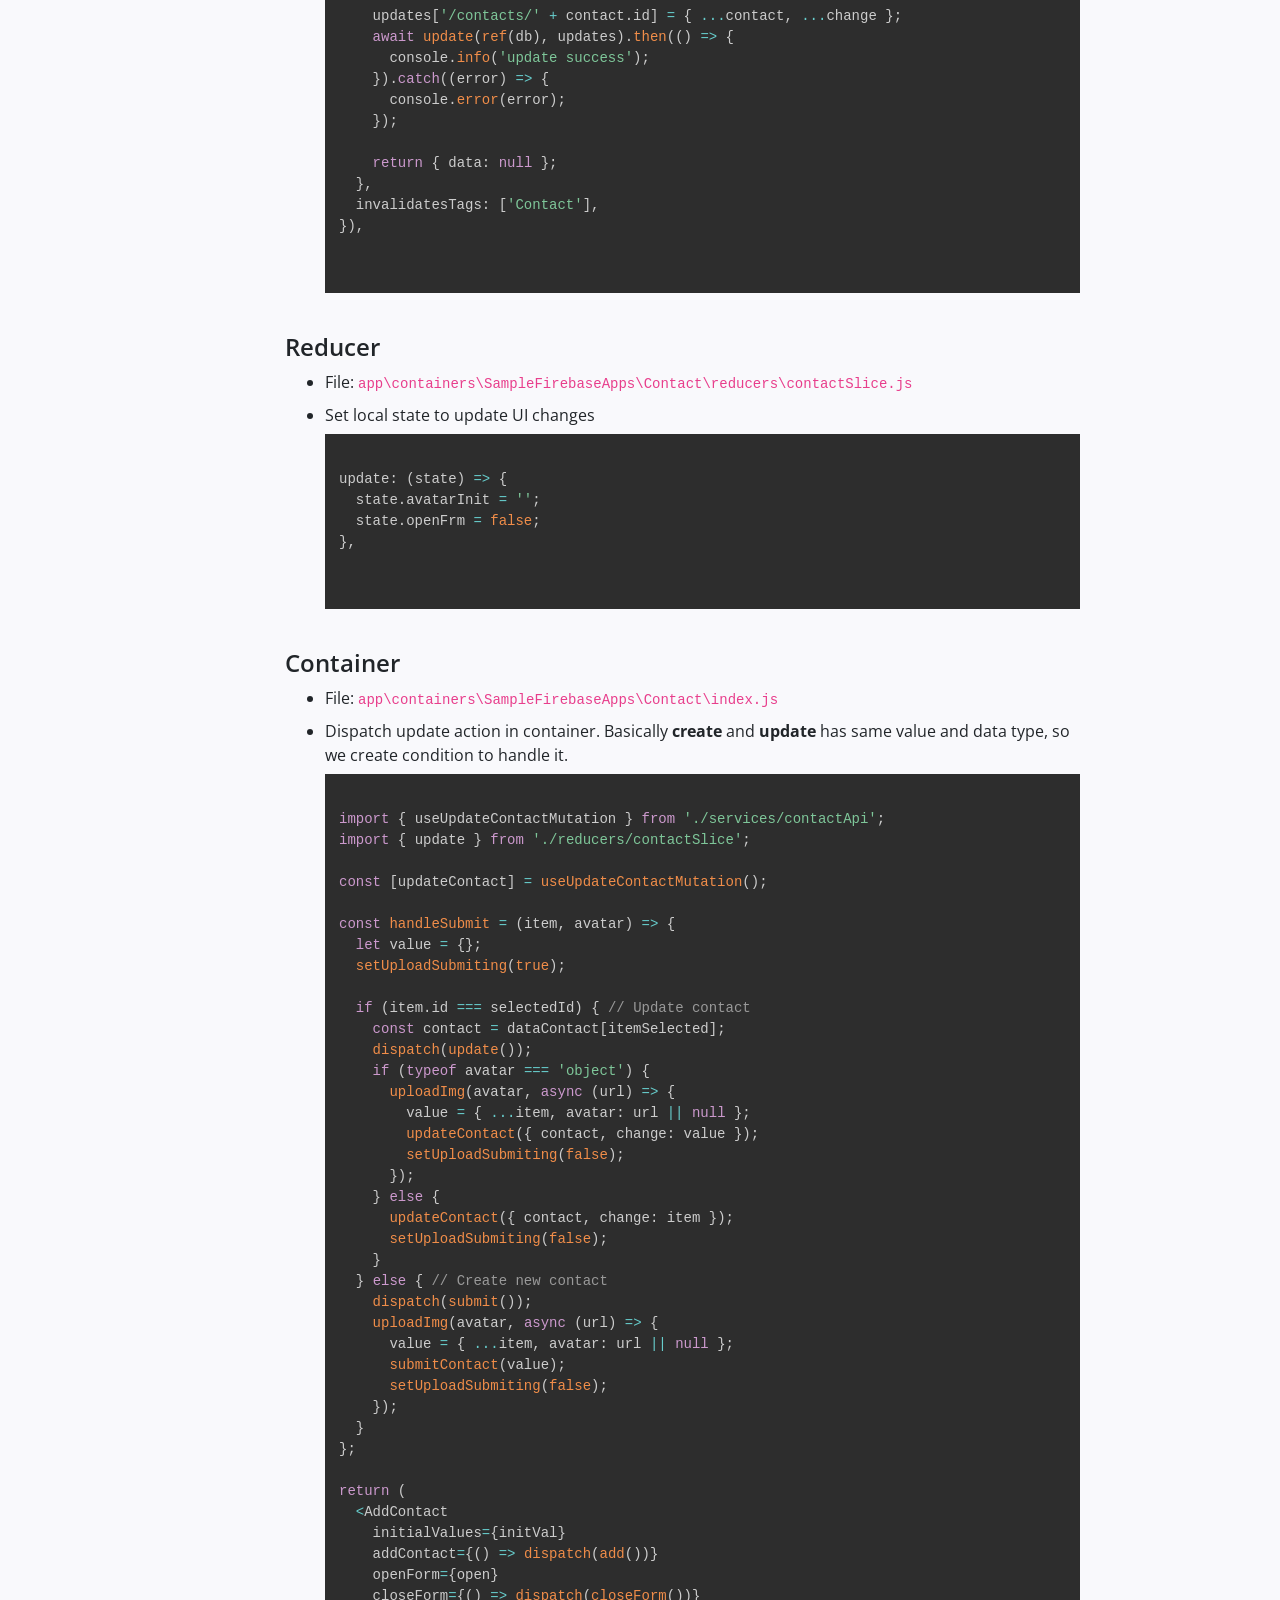
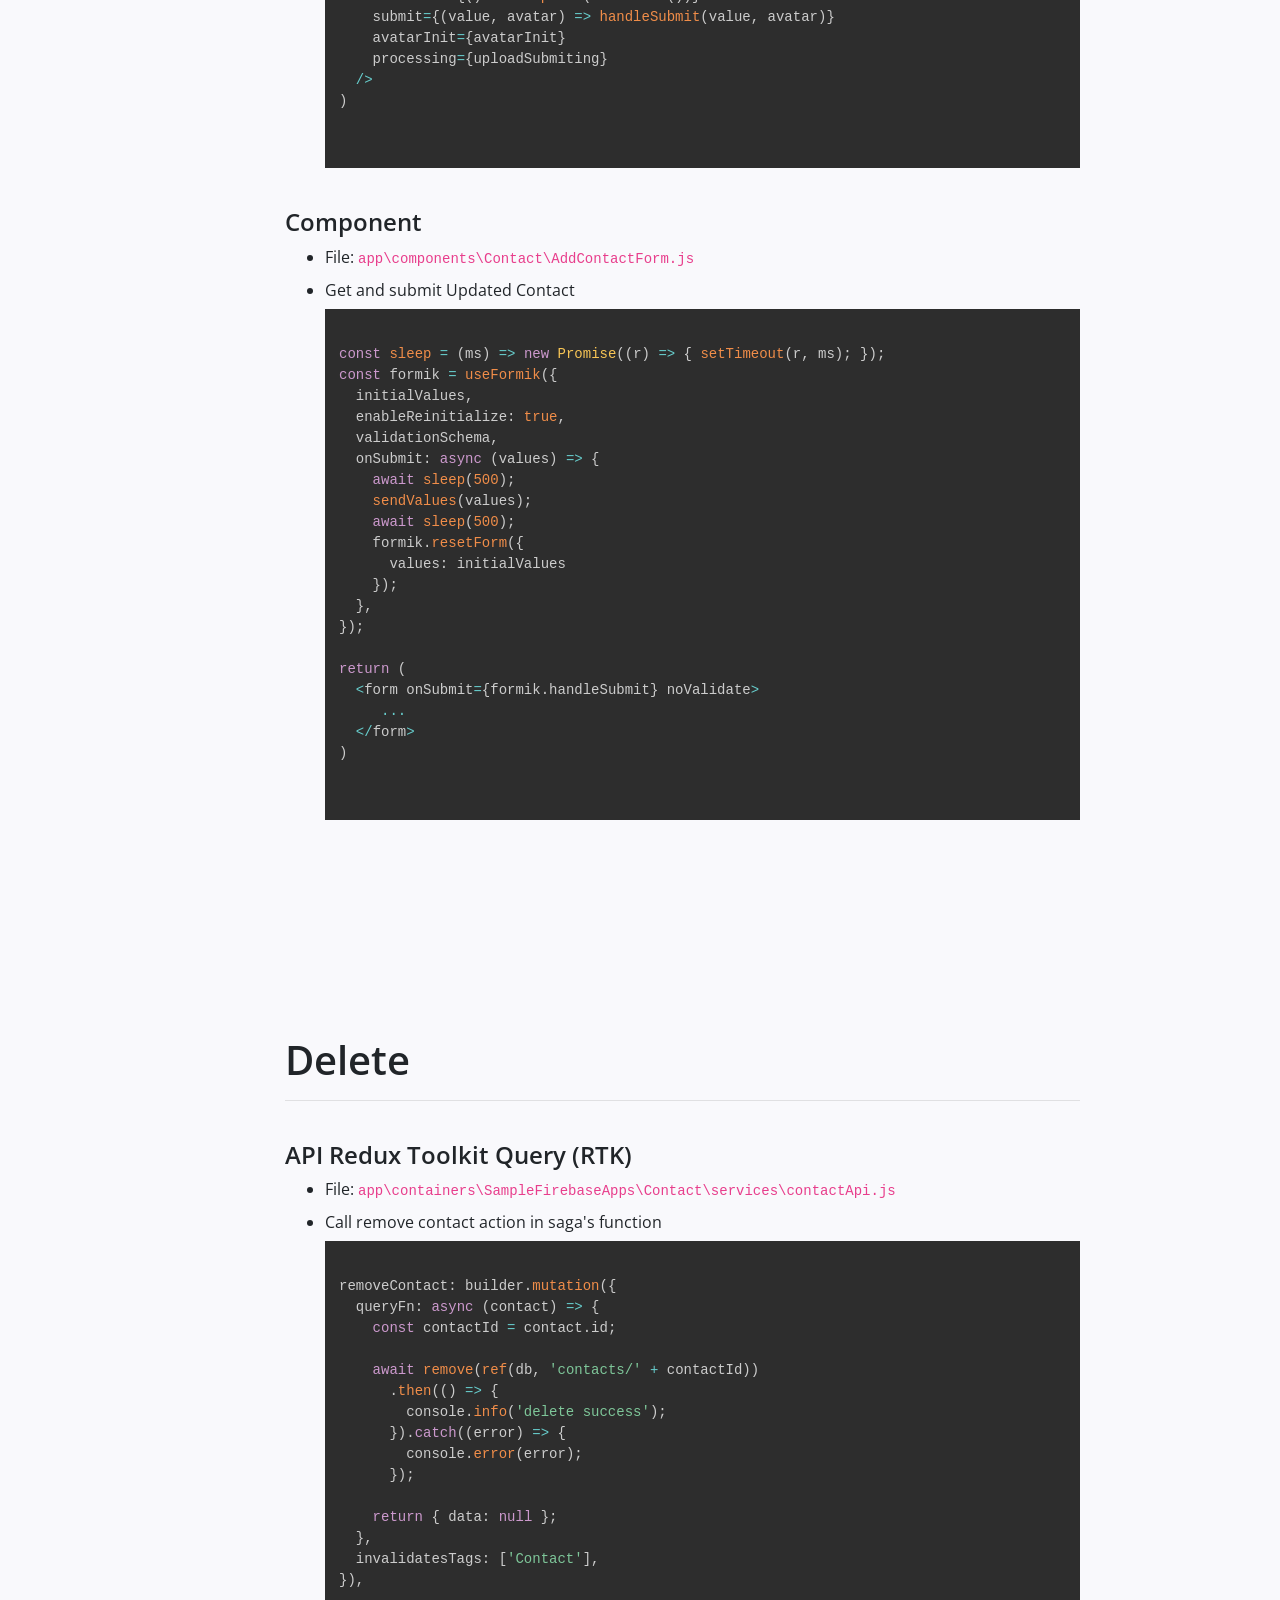
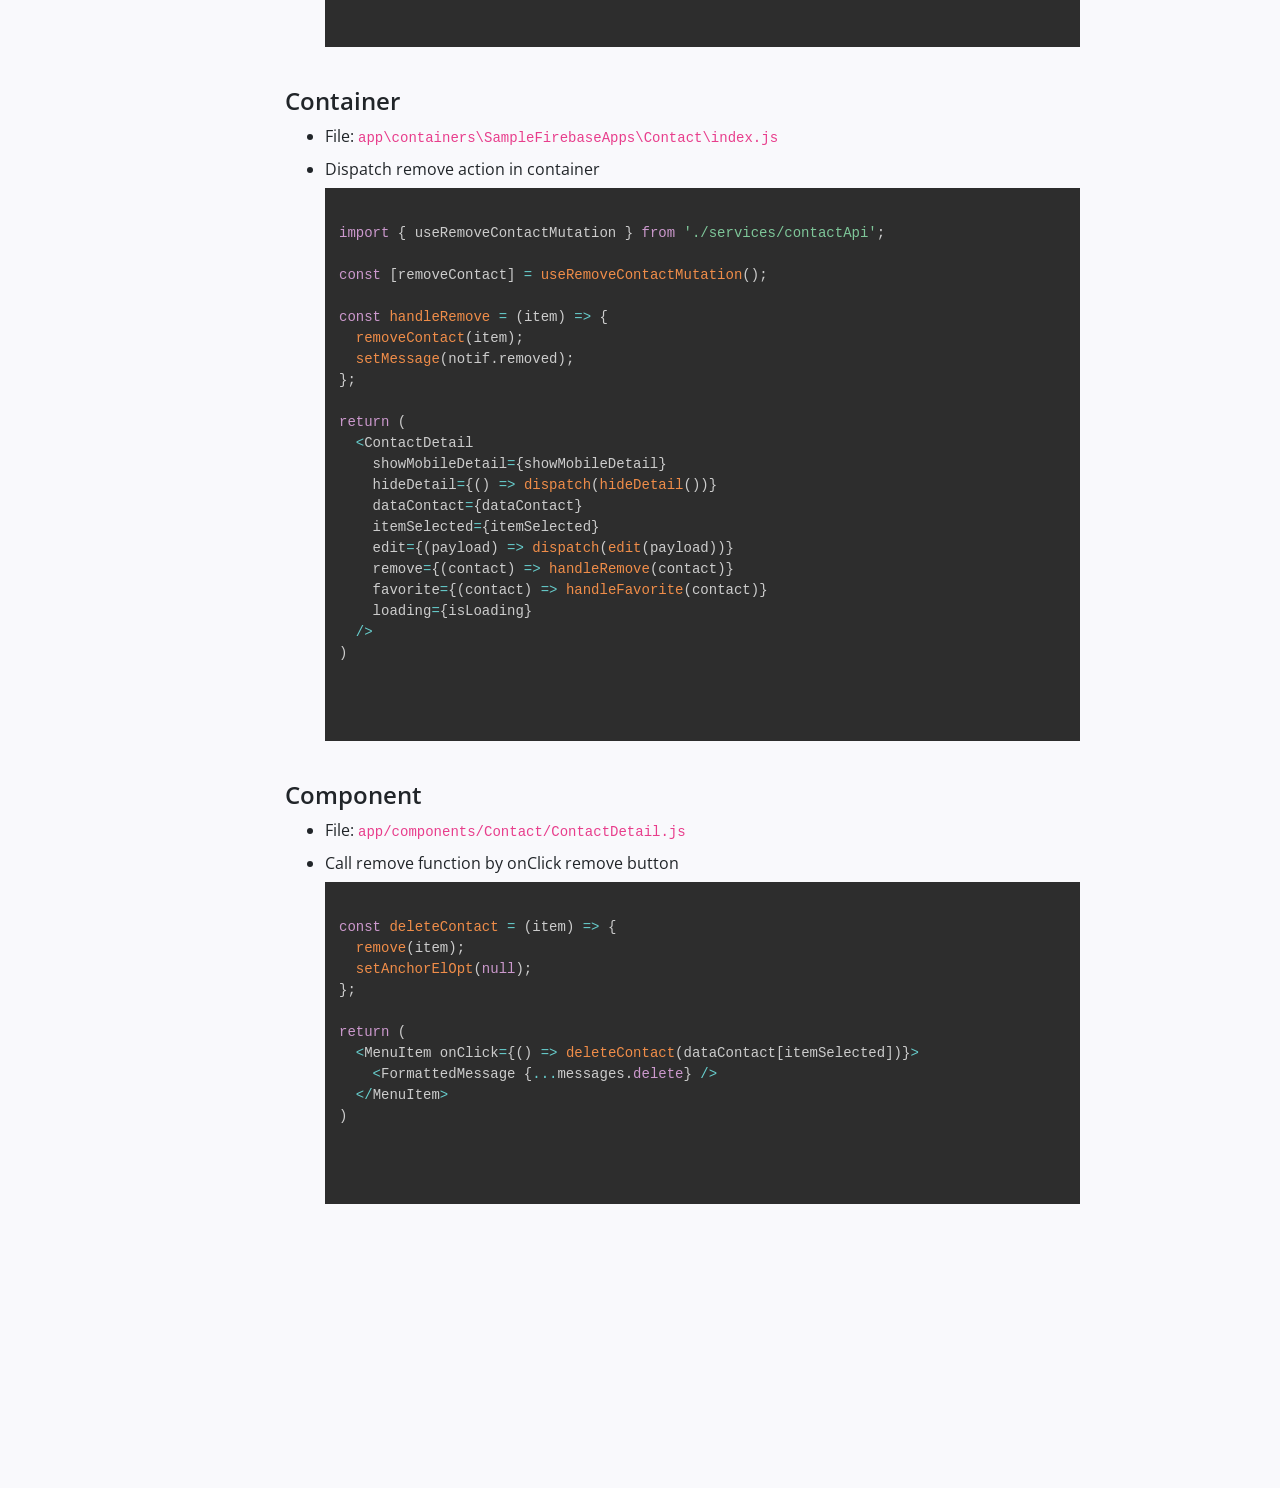
<file: documentation/code_flow/contact.html>
<!DOCTYPE html>
<html lang="en">

<head>

  <meta charset="utf-8">
  <meta http-equiv="X-UA-Compatible" content="IE=edge">
  <meta name="viewport" content="width=device-width, shrink-to-fit=no, initial-scale=1">
  <meta name="description" content="">
  <meta name="author" content="">
  <link rel="shortcut icon" href="./favicon.ico" type="image/x-icon">
  <link rel="icon" href="../favicon.ico" type="image/x-icon">
  <title>Enlite Prime - Contact Documentation</title>

  <link href="https://fonts.googleapis.com/css?family=Open+Sans:400,600,700" rel="stylesheet">

  <!-- Bootstrap Core CSS -->
  <link href="../css/bootstrap.css" rel="stylesheet">

  <!-- Syntax Hightlighter CSS -->
  <link href="../css/prism.css" rel="stylesheet">

  <!-- Custom CSS -->
  <link href="../css/style.css" rel="stylesheet">

  <!-- HTML5 Shim and Respond.js IE8 support of HTML5 elements and media queries -->
  <!-- WARNING: Respond.js doesn't work if you view the page via file:// -->
  <!--[if lt IE 9]>
        <script src="https://oss.maxcdn.com/libs/html5shiv/3.7.0/html5shiv.js"></script>
        <script src="https://oss.maxcdn.com/libs/respond.js/1.4.2/respond.min.js"></script>
    <![endif]-->

</head>

<body>
  <div id="wrapper" class="toggled">
    <!-- Sidebar -->
    <div id="sidebar-wrapper">
      <ul class="sidebar-nav">
        <li class="sidebar-brand">
          <a href="#" class="logo">
                        <img src="../images/logo.png" alt="logo" />
                    </a>
        </li>
        <li class="sidebar-brand">
          <h4>Contact</h4>
        </li>
        <li>
          <a href="#diagram" class="cur">Contact Diagram</a>
        </li>
        <li>
          <a href="#read" class="cur">Read/Fetch</a>
        </li>
        <li>
          <a href="#create">Create</a>
        </li>
        <li>
          <a href="#update">Update</a>
        </li>
        <li>
          <a href="#delete">Delete</a>
        </li>
      </ul>
      <a class="back" href="../index.html"><i class="glyphicon glyphicon-arrow-left"></i> Back to Main Docs</a>
      <span class="copy">&copy; Copyright 2019 - Enlite Prime</span>
    </div>
    <!-- /#sidebar-wrapper -->

    <!-- main content -->
    <div id="page-content-wrapper">
      <div class="container-fluid">
        <section class="row" id="read">
          <br /><br />
          <div class="col-lg-10">
            <h1>Read / Fetch</h1>
            <hr />
            <br />
            <h4>API Redux Toolkit Query (RTK)</h4>
            <ul>
              <li>File: <code>app\containers\SampleFirebaseApps\Contact\services\contactApi.js</code></li>
              <li>
                Call fetch action in API function
                <pre>
                  <code class="language-js">
fetchContacts: builder.query({
  queryFn: async () => {
    const contactRef = child(dbRef, 'contacts/');
    const querySnapshot = await get(contactRef).then((snapshot) => {
      if (snapshot.exists()) {
        return snapshot.val();
      }
      return false;
    }).catch((error) => error);

    const contacts = Object.keys(querySnapshot).map(key => ({
      id: key,
      ...querySnapshot[key]
    }));
    return { data: contacts.reverse() };
  },
  providesTags: ['Contact'],
}),
                  </code>
                </pre>
              </li>
              <li>
                Refetch data changes
                <pre>
                  <code class="language-js">
refetchContact: builder.mutation({
  queryFn: async () => ({
    data: null
  }),
  invalidatesTags: ['Contact'],
}),

                  </code>
                </pre>
              </li>
            </ul>
            <br />
            <h4>Reducer/Slice</h4>
            <ul>
              <li>File: <code>app\containers\SampleFirebaseApps\Contact\reducers\contactSlice.js</code></li>
              <li>
                Set local state to load items in front-end side
                <pre>
                  <code class="language-js">
fetchData: (state, action) => {
  const items = action.payload;
  state.contactList = items;
},
                  </code>
                </pre>
              </li>
            </ul>
            <br />
            <h4>Container</h4>
            <ul>
              <li>File: <code>\app\containers\SampleFirebaseApps\Contact\index.js</code></li>
              <li>
                Load state data to container
                <pre>
                  <code class="language-js">
import { useFetchContactsQuery } from './services/contactApi';
import { fetchData } from './reducers/contactSlice';

const dataContact = useSelector(state => state.contactFb.contactList);

const { data, isLoading } = useFetchContactsQuery();

const dispatch = useDispatch();

useEffect(() => {
  dispatch(fetchData(data));
}, [data]);

return {
  &lt;ContactList
    addFn
    total={dataContact && dataContact.length}
    addContact={() => dispatch(add())}
    clippedRight
    itemSelected={itemSelected}
    keyword={keyword}
    search={(payload) => dispatch(search(payload))}
    dataContact={dataContact}
    loading={isLoading}
    showDetail={(payload) => dispatch(showDetail(payload))}
  /&gt;
}
                  </code>
                </pre>
              </li>
            </ul>
            <br />
            <h4>Components</h4>
            <ul>
              <li>File: <code>app\components\Contact\ContactList.js</code></li>
              <li>
                Populate <strong>dataContact</strong> prop to component
                <pre>
                  <code class="language-js">
const getItem = dataArray => dataArray.map(data => {
  const index = dataContact.indexOf(data);
  if (data.get('name').toLowerCase().indexOf(keyword) === -1) {
    return false;
  }
  return (
    &lt;ListItem
      button
      key={data.id}
      className={index === itemSelected ? classes.selected : ''}
      onClick={() =&gt; showDetail(data)}
    &gt;
      &lt;Avatar alt={data.name} src={data.avatar} className={classes.avatar} /&gt;
      &lt;ListItemText primary={data.name} secondary={data.title'} /&gt;
    &lt;/ListItem&gt;
  );
});
                  </code>
                </pre>
              </li>
            </ul>
          </div>
        </section>
        <section class="row" id="create">
          <br /><br />
          <div class="col-lg-10">
            <h1>Create</h1>
            <hr />
            <br />
            <h4>API Redux Toolkit Query (RTK)</h4>
            <ul>
              <li>File: <code> app\containers\SampleFirebaseApps\Contact\services\contactApi.js</code></li>
              <li>
                Call submit contact item in API function
                <pre>
                  <code class="language-js">
submitContact: builder.mutation({
  queryFn: async (payload) => {
    const contactId = (+new Date() + Math.floor(Math.random() * 999999)).toString(36);

    await set(ref(db, 'contacts/' + contactId), payload)
      .then(() => {
        console.info('submit success');
      })
      .catch((error) => {
        console.error(error);
      });

    return { data: null };
  },
  invalidatesTags: ['Contact'],
}),        
                  </code>
                </pre>
              </li>
            </ul>
            <br />
            <h4>Reducer</h4>
            <ul>
              <li>File: <code>app\containers\SampleFirebaseApps\Contact\reducers\contactSlice.js</code></li>
              <li>
                Set local state to update UI changes
                <pre>
                  <code class="language-js">
submit: (state) => {
  state.selectedIndex = 0;
  state.avatarInit = '';
  state.openFrm = false;
},
                  </code>
                </pre>
              </li>
            </ul>
            <br />
            <h4>Container</h4>
            <ul>
              <li>File: <code>app\containers\SampleFirebaseApps\Contact\index.js</code></li>
              <li>
                Dispatch create action in container
                <pre>
                  <code class="language-js">
import { useSubmitContactMutation } from './services/contactApi';
import { submit } from './reducers/contactSlice';


const [submitContact] = useSubmitContactMutation();

const handleSubmit = (item, avatar) => {
  let value = {};
  setUploadSubmiting(true);

  if (item.id === selectedId) { // Update contact
    const contact = dataContact[itemSelected];
    dispatch(update());
    if (typeof avatar === 'object') {
      uploadImg(avatar, async (url) => {
        value = { ...item, avatar: url || null };
        updateContact({ contact, change: value });
        setUploadSubmiting(false);
      });
    } else {
      updateContact({ contact, change: item });
      setUploadSubmiting(false);
    }
  } else { // Create new contact
    dispatch(submit());
    uploadImg(avatar, async (url) => {
      value = { ...item, avatar: url || null };
      submitContact(value);
      setUploadSubmiting(false);
    });
  }
};

return (
  &lt;AddContact
    initialValues={initVal}
    addContact={() => dispatch(add())}
    openForm={open}
    closeForm={() => dispatch(closeForm())}
    submit={(value, avatar) => handleSubmit(value, avatar)}
    avatarInit={avatarInit}
    processing={uploadSubmiting}
  /&gt;
)
                  </code>
                </pre>
              </li>
            </ul>
            <br />
            <h4>Component</h4>
            <ul>
              <li>File: <code>app\components\Contact\AddContactForm.js</code></li>
              <li>
                Get and submit New Contact
                                <pre>
                  <code class="language-js">
const sleep = (ms) => new Promise((r) => { setTimeout(r, ms); });
const formik = useFormik({
  initialValues,
  enableReinitialize: true,
  validationSchema,
  onSubmit: async (values) => {
    await sleep(500);
    sendValues(values);
    await sleep(500);
    formik.resetForm({
      values: initialValues
    });
  },
});

return (
  &lt;form onSubmit={formik.handleSubmit} noValidate&gt;
     ...
  &lt;/form&gt;
)
                  </code>
                </pre>
              </li>
            </ul>
          </div>
        </section>
        <section class="row" id="update">
          <br /><br />
          <div class="col-lg-10">
            <h1>Update</h1>
            <hr />
            <h4>API Redux Toolkit Query (RTK)</h4>
            <ul>
              <li>File: <code>app\containers\SampleFirebaseApps\Contact\services\contactApi.js</code></li>
              <li>
                Call update task action API function
                <pre>
                  <code class="language-js">
updateContact: builder.mutation({
  queryFn: async (payload) => {
    const { contact, change } = payload;
    const updates = {};

    updates['/contacts/' + contact.id] = { ...contact, ...change };
    await update(ref(db), updates).then(() => {
      console.info('update success');
    }).catch((error) => {
      console.error(error);
    });

    return { data: null };
  },
  invalidatesTags: ['Contact'],
}),
                  </code>
                </pre>
              </li>
            </ul>
            <br />
            
            
            <h4>Reducer</h4>
            <ul>
              <li>File: <code>app\containers\SampleFirebaseApps\Contact\reducers\contactSlice.js</code></li>
              <li>
                Set local state to update UI changes
                <pre>
                  <code class="language-js">
update: (state) => {
  state.avatarInit = '';
  state.openFrm = false;
},
                  </code>
                </pre>
              </li>
            </ul>
            <br />
            
            
            <h4>Container</h4>
            <ul>
              <li>File: <code>app\containers\SampleFirebaseApps\Contact\index.js</code></li>
              <li>
                Dispatch update action in container. Basically <strong>create</strong> and <strong>update</strong> has same value and data type, so we create condition to handle it.
                <pre>
                  <code class="language-js">
import { useUpdateContactMutation } from './services/contactApi';
import { update } from './reducers/contactSlice';

const [updateContact] = useUpdateContactMutation();

const handleSubmit = (item, avatar) => {
  let value = {};
  setUploadSubmiting(true);

  if (item.id === selectedId) { // Update contact
    const contact = dataContact[itemSelected];
    dispatch(update());
    if (typeof avatar === 'object') {
      uploadImg(avatar, async (url) => {
        value = { ...item, avatar: url || null };
        updateContact({ contact, change: value });
        setUploadSubmiting(false);
      });
    } else {
      updateContact({ contact, change: item });
      setUploadSubmiting(false);
    }
  } else { // Create new contact
    dispatch(submit());
    uploadImg(avatar, async (url) => {
      value = { ...item, avatar: url || null };
      submitContact(value);
      setUploadSubmiting(false);
    });
  }
};
  
return (
  &lt;AddContact
    initialValues={initVal}
    addContact={() => dispatch(add())}
    openForm={open}
    closeForm={() => dispatch(closeForm())}
    submit={(value, avatar) => handleSubmit(value, avatar)}
    avatarInit={avatarInit}
    processing={uploadSubmiting}
  /&gt;
)
                  </code>
                </pre>
              </li>
            </ul>
            <br />
            <h4>Component</h4>
            <ul>
              <li>File: <code>app\components\Contact\AddContactForm.js</code></li>
              <li>
                Get and submit Updated Contact
                <pre>
                  <code class="language-js">
const sleep = (ms) => new Promise((r) => { setTimeout(r, ms); });
const formik = useFormik({
  initialValues,
  enableReinitialize: true,
  validationSchema,
  onSubmit: async (values) => {
    await sleep(500);
    sendValues(values);
    await sleep(500);
    formik.resetForm({
      values: initialValues
    });
  },
});

return (
  &lt;form onSubmit={formik.handleSubmit} noValidate&gt;
     ...
  &lt;/form&gt;
)
                  </code>
                </pre>
              </li>
            </ul>
          </div>
        </section>
        <section class="row" id="delete">
          <br /><br />
          <div class="col-lg-10">
            <h1>Delete</h1>
            <hr />
            <br />
            <h4>API Redux Toolkit Query (RTK)</h4>
            <ul>
              <li>File: <code>app\containers\SampleFirebaseApps\Contact\services\contactApi.js</code></li>
              <li>
                Call remove contact action in saga's function
                <pre>
                  <code class="language-js">
removeContact: builder.mutation({
  queryFn: async (contact) => {
    const contactId = contact.id;

    await remove(ref(db, 'contacts/' + contactId))
      .then(() => {
        console.info('delete success');
      }).catch((error) => {
        console.error(error);
      });

    return { data: null };
  },
  invalidatesTags: ['Contact'],
}),
                  </code>
                </pre>
              </li>
            </ul>
            <br />
            <h4>Container</h4>
            <ul>
              <li>File: <code>app\containers\SampleFirebaseApps\Contact\index.js</code></li>
              <li>
                Dispatch remove action in container
                <pre>
                  <code class="language-js">
import { useRemoveContactMutation } from './services/contactApi';

const [removeContact] = useRemoveContactMutation();

const handleRemove = (item) => {
  removeContact(item);
  setMessage(notif.removed);
};

return (
  &lt;ContactDetail
    showMobileDetail={showMobileDetail}
    hideDetail={() => dispatch(hideDetail())}
    dataContact={dataContact}
    itemSelected={itemSelected}
    edit={(payload) => dispatch(edit(payload))}
    remove={(contact) => handleRemove(contact)}
    favorite={(contact) => handleFavorite(contact)}
    loading={isLoading}
  /&gt;
)

                  </code>
                </pre>
              </li>
            </ul>
            <br />
            <h4>Component</h4>
            <ul>
              <li>File: <code>app/components/Contact/ContactDetail.js</code></li>
              <li>
                Call remove function by onClick remove button
                <pre>
                  <code class="language-js">
const deleteContact = (item) => {
  remove(item);
  setAnchorElOpt(null);
};

return (
  &lt;MenuItem onClick={() => deleteContact(dataContact[itemSelected])}&gt;
    &lt;FormattedMessage {...messages.delete} /&gt;
  &lt;/MenuItem&gt;
)

                  </code>
                </pre>
              </li>
            </ul>
          </div>
        </section>
      </div>
    </div>
    <br /><br />
  </div>
  <!-- /#wrapper -->

  <!-- jQuery -->
  <script src="../js/jquery.js"></script>

  <!-- Syntax Highligher -->
  <script src="../js/prism.js"></script>

  <!-- Bootstrap Core JavaScript -->
  <script src="../js/bootstrap.bundle.js"></script>

  <!-- Jquery scrollTo -->
  <script src="../js/jquery.nav.js"></script>

  <!-- Menu Toggle Script -->
  <script>
    $(document).ready(function() {
      $('#sidebar-wrapper .sidebar-nav').onePageNav();
    });
  </script>

</body>

</html>
</file>
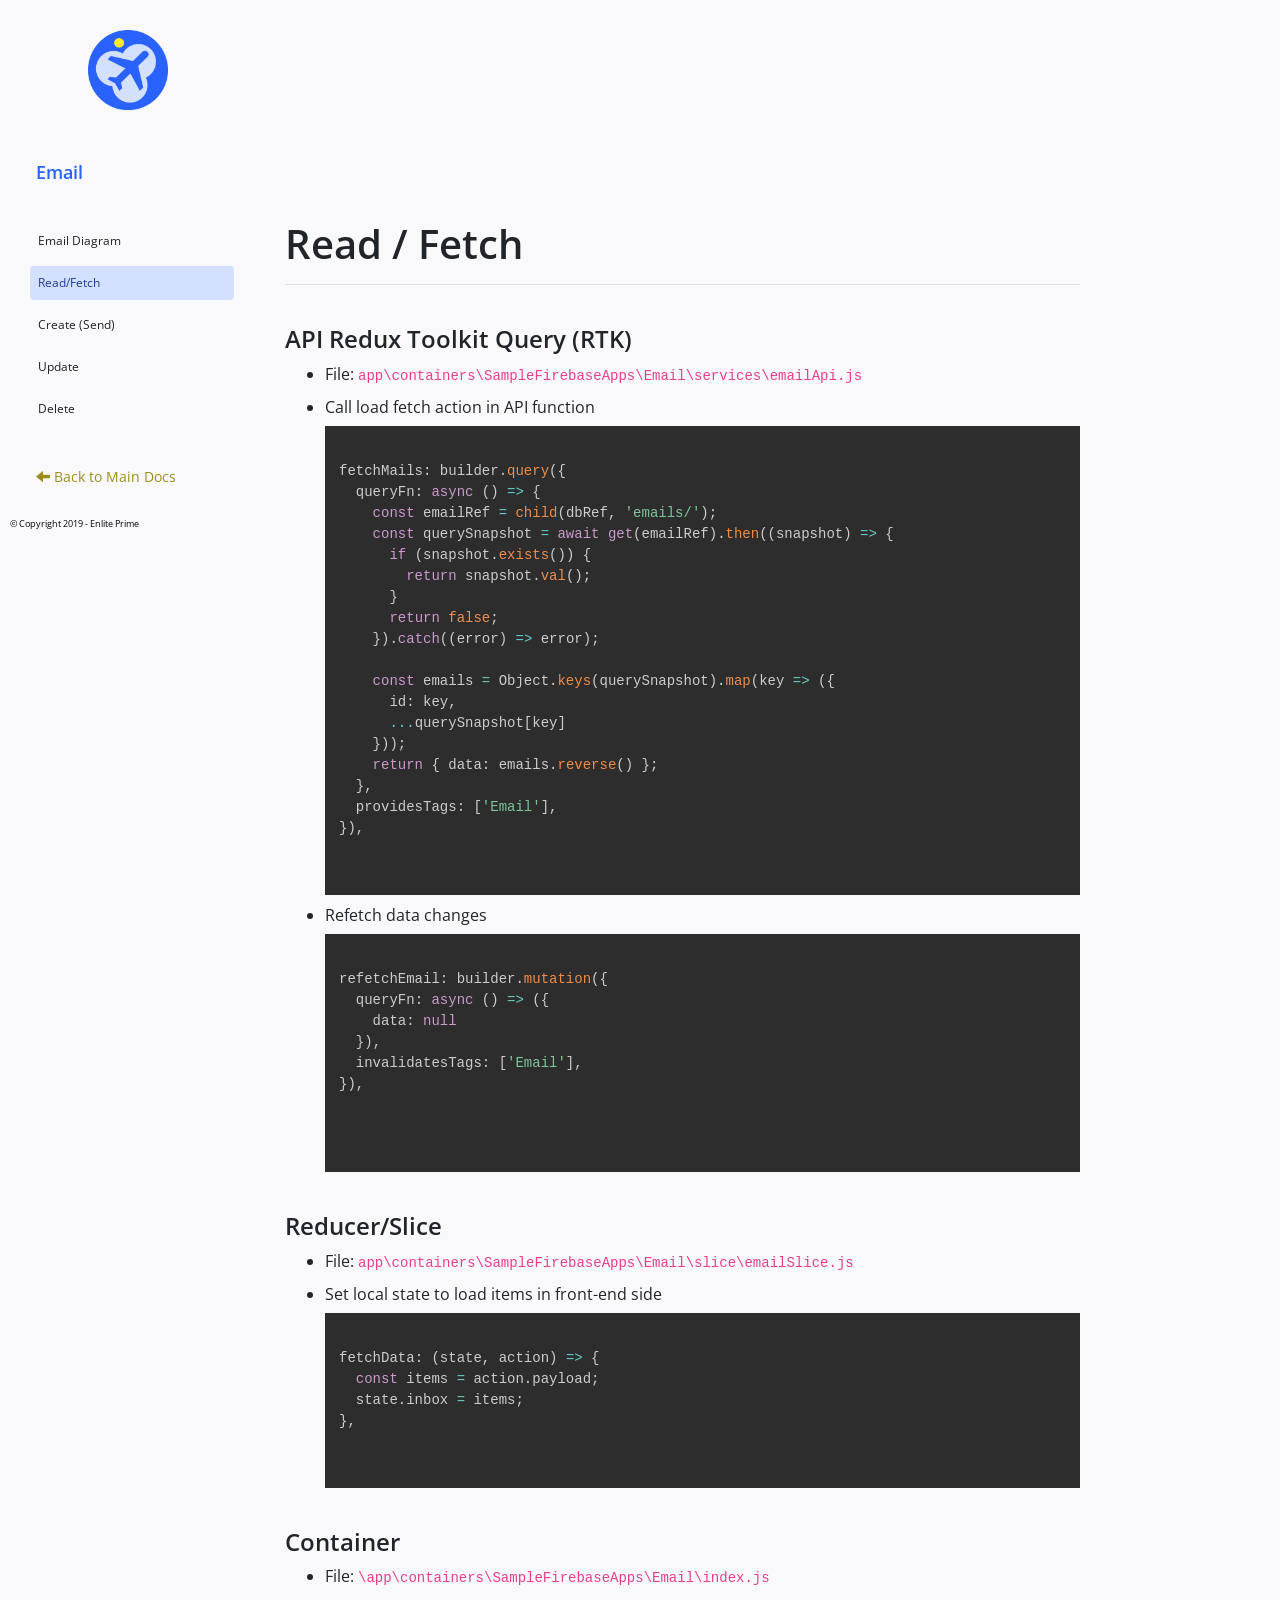
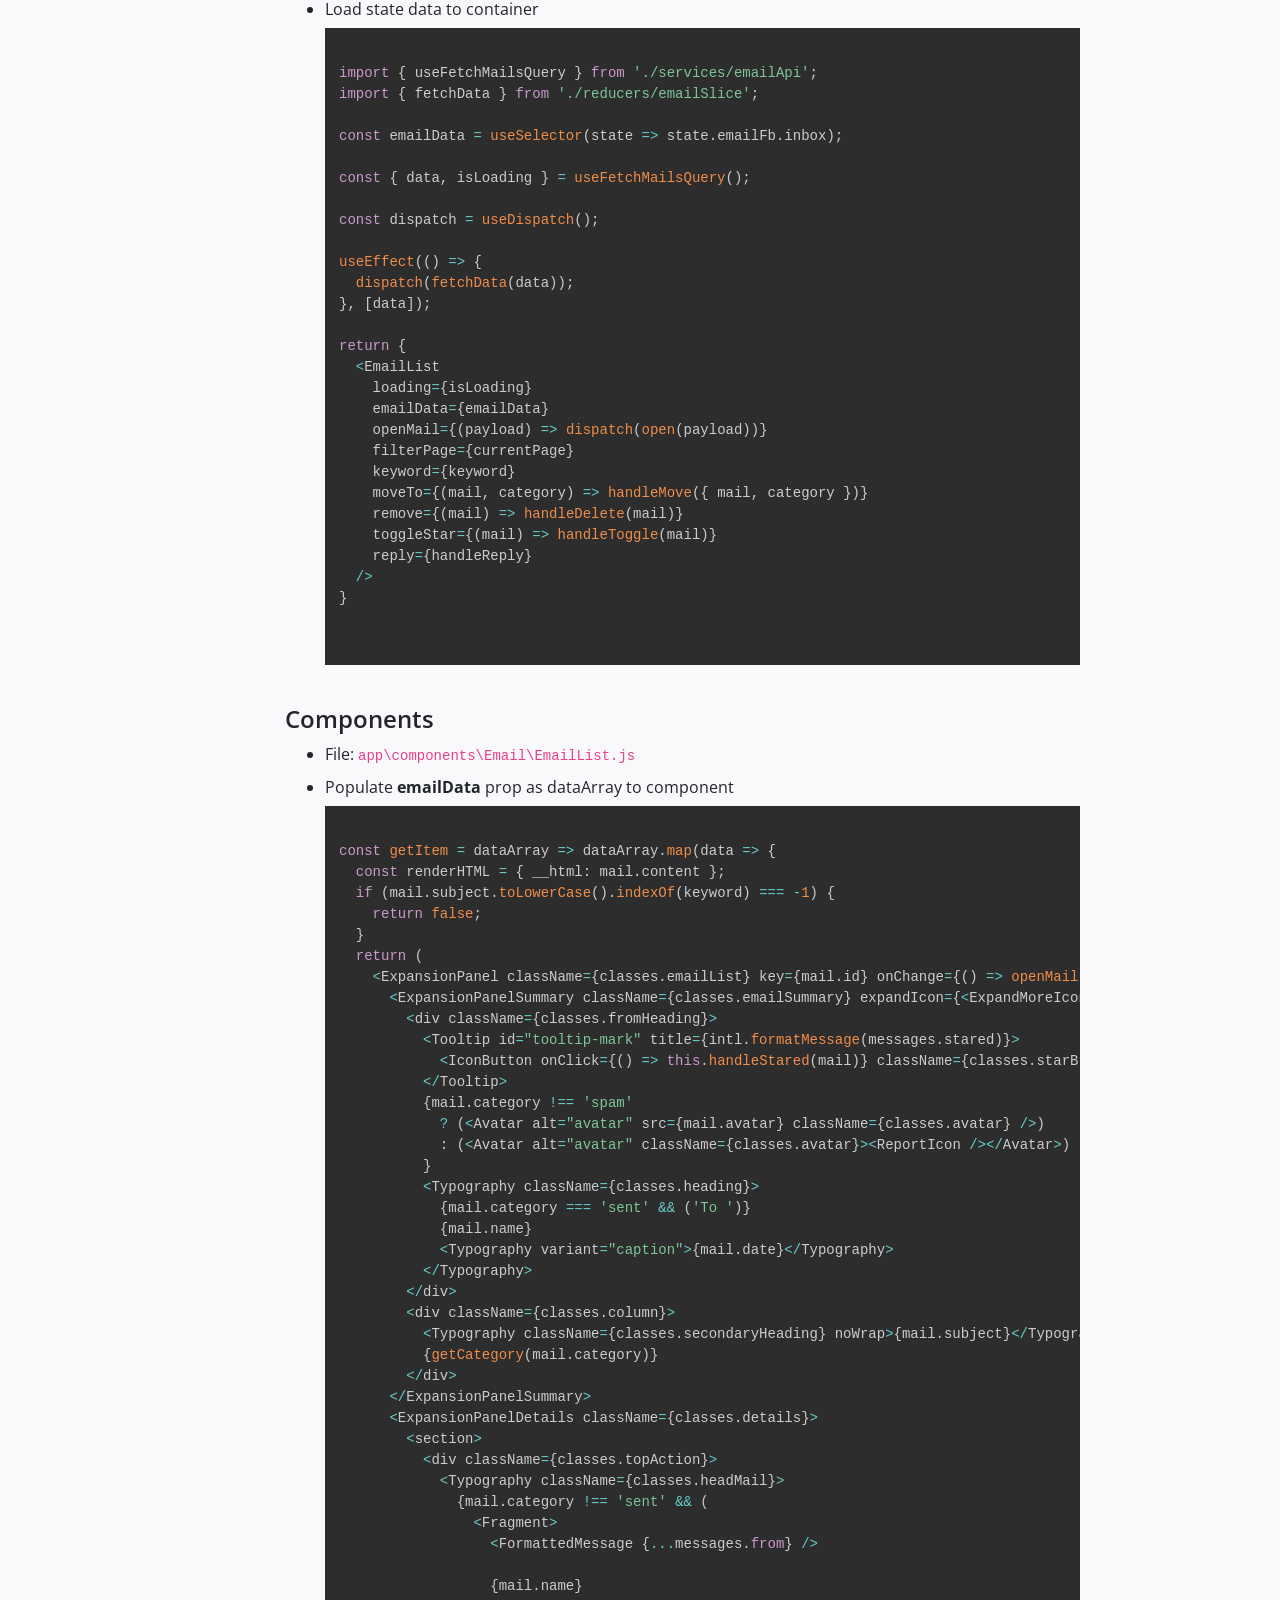
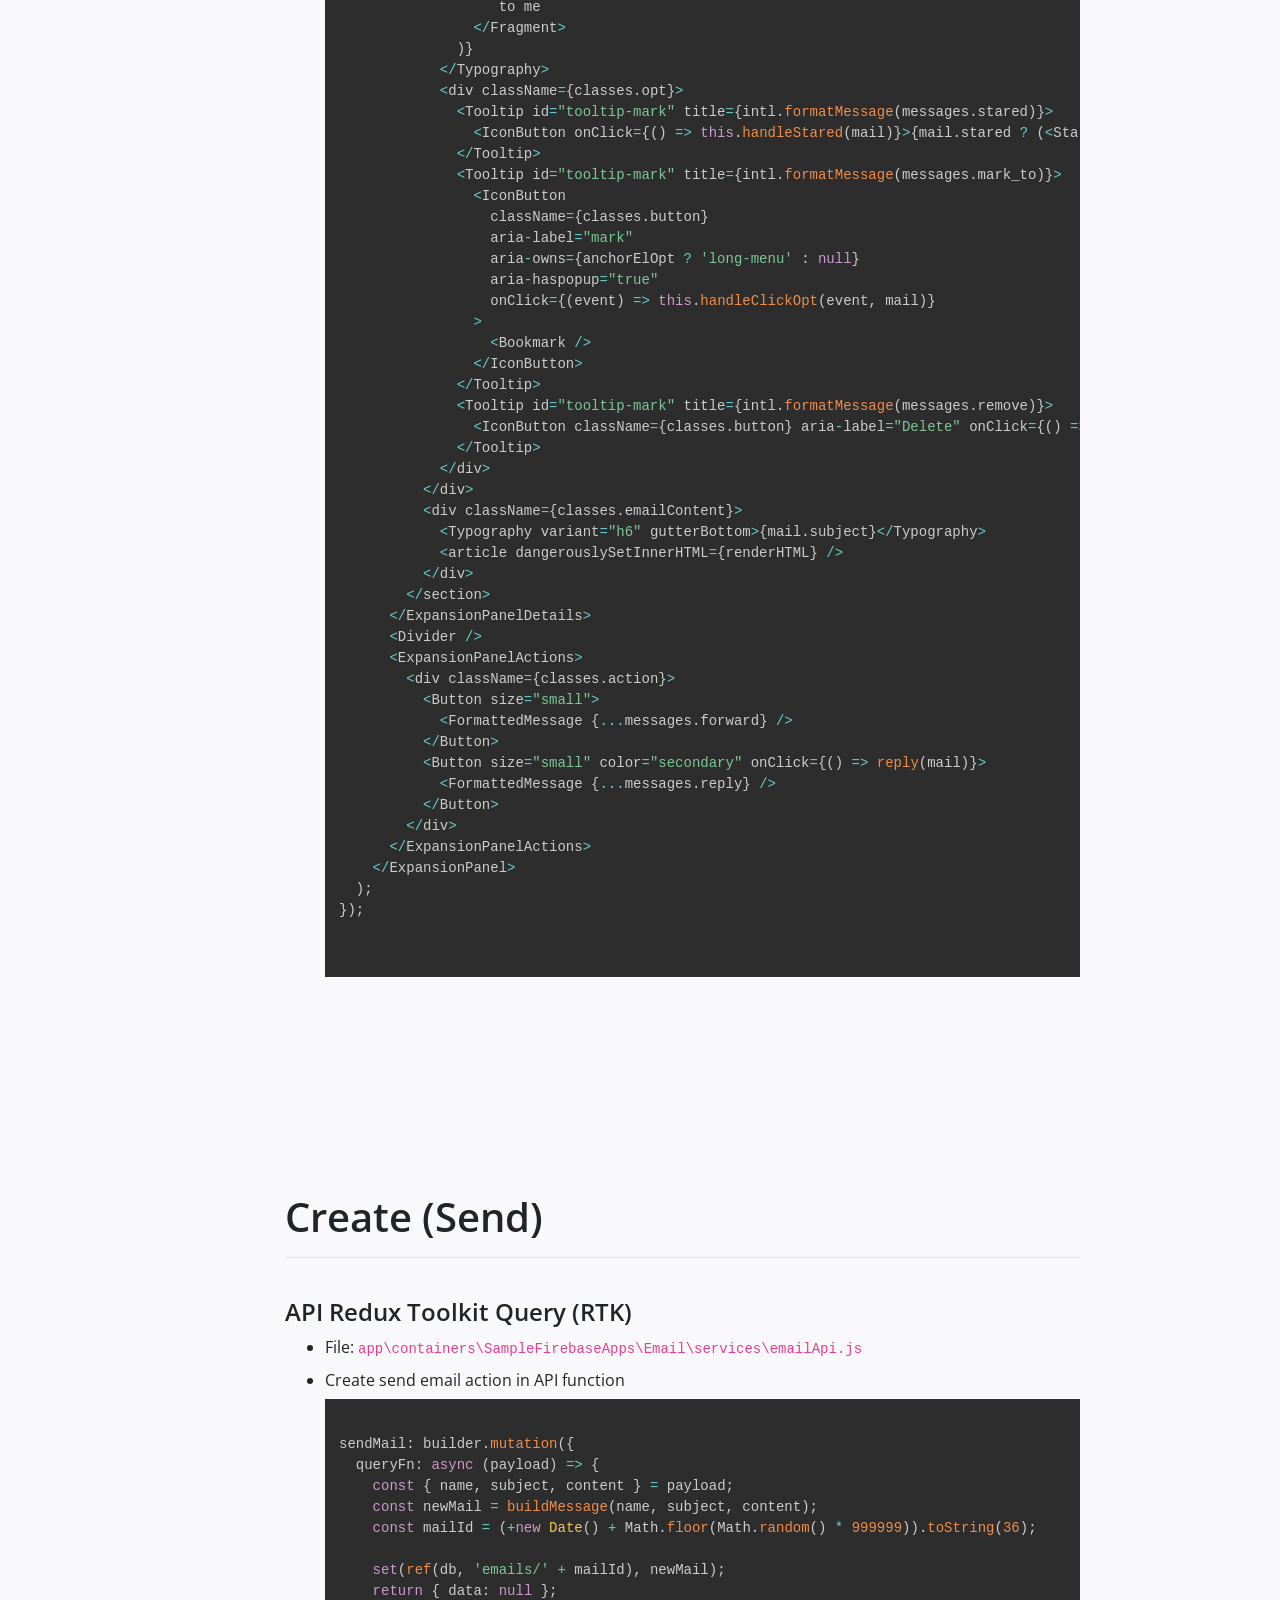
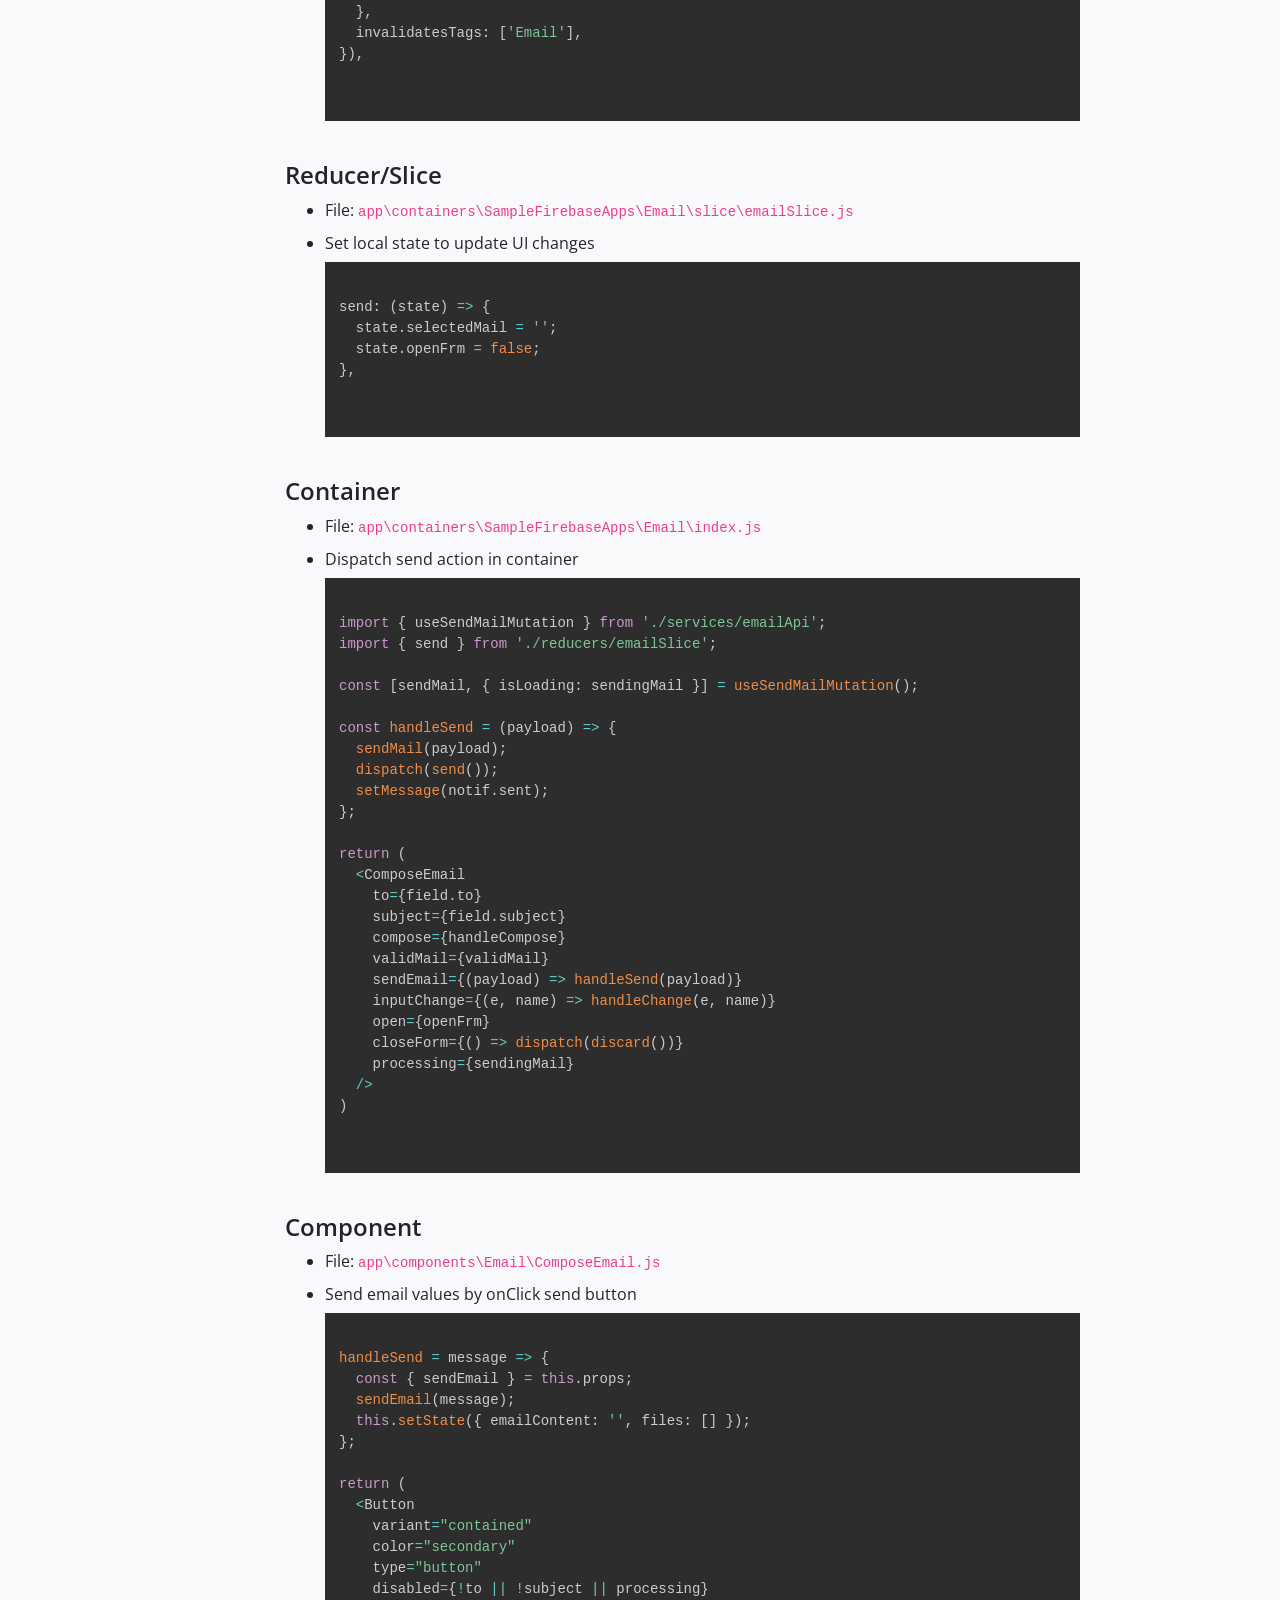
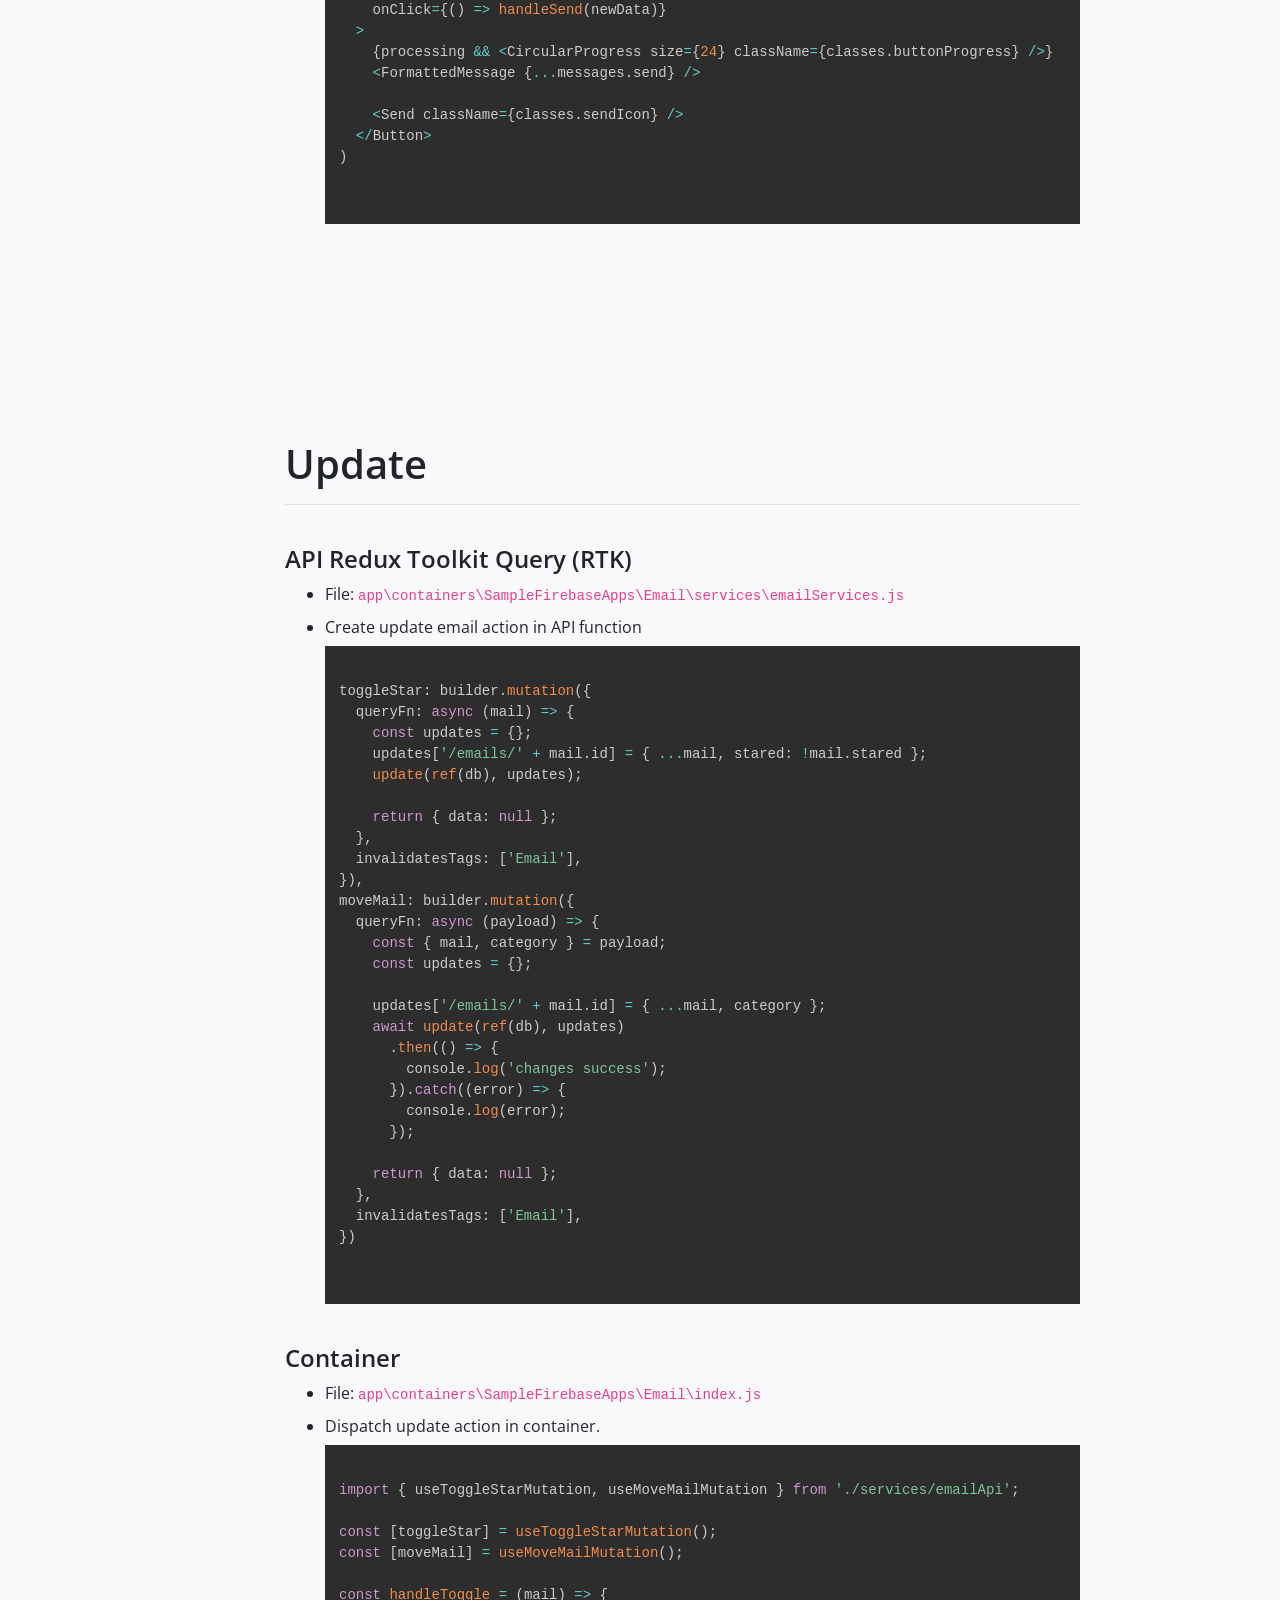
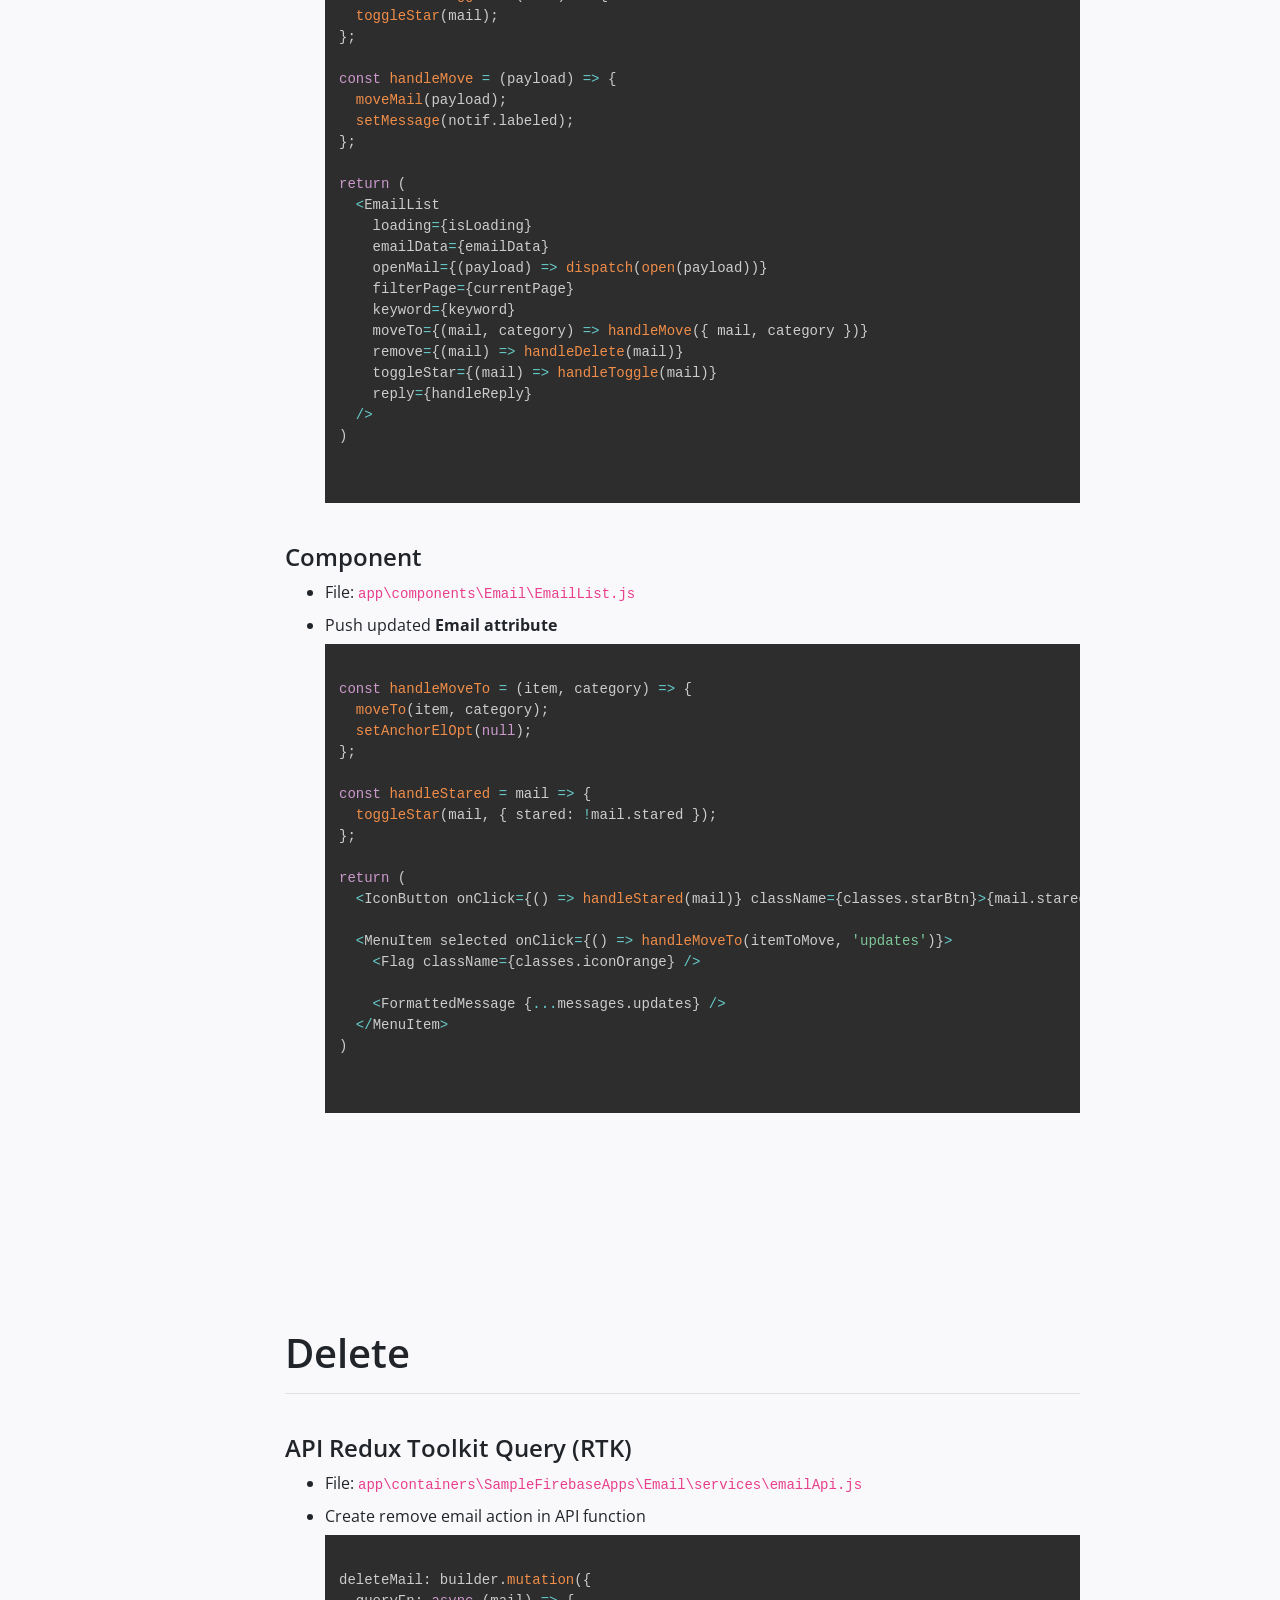
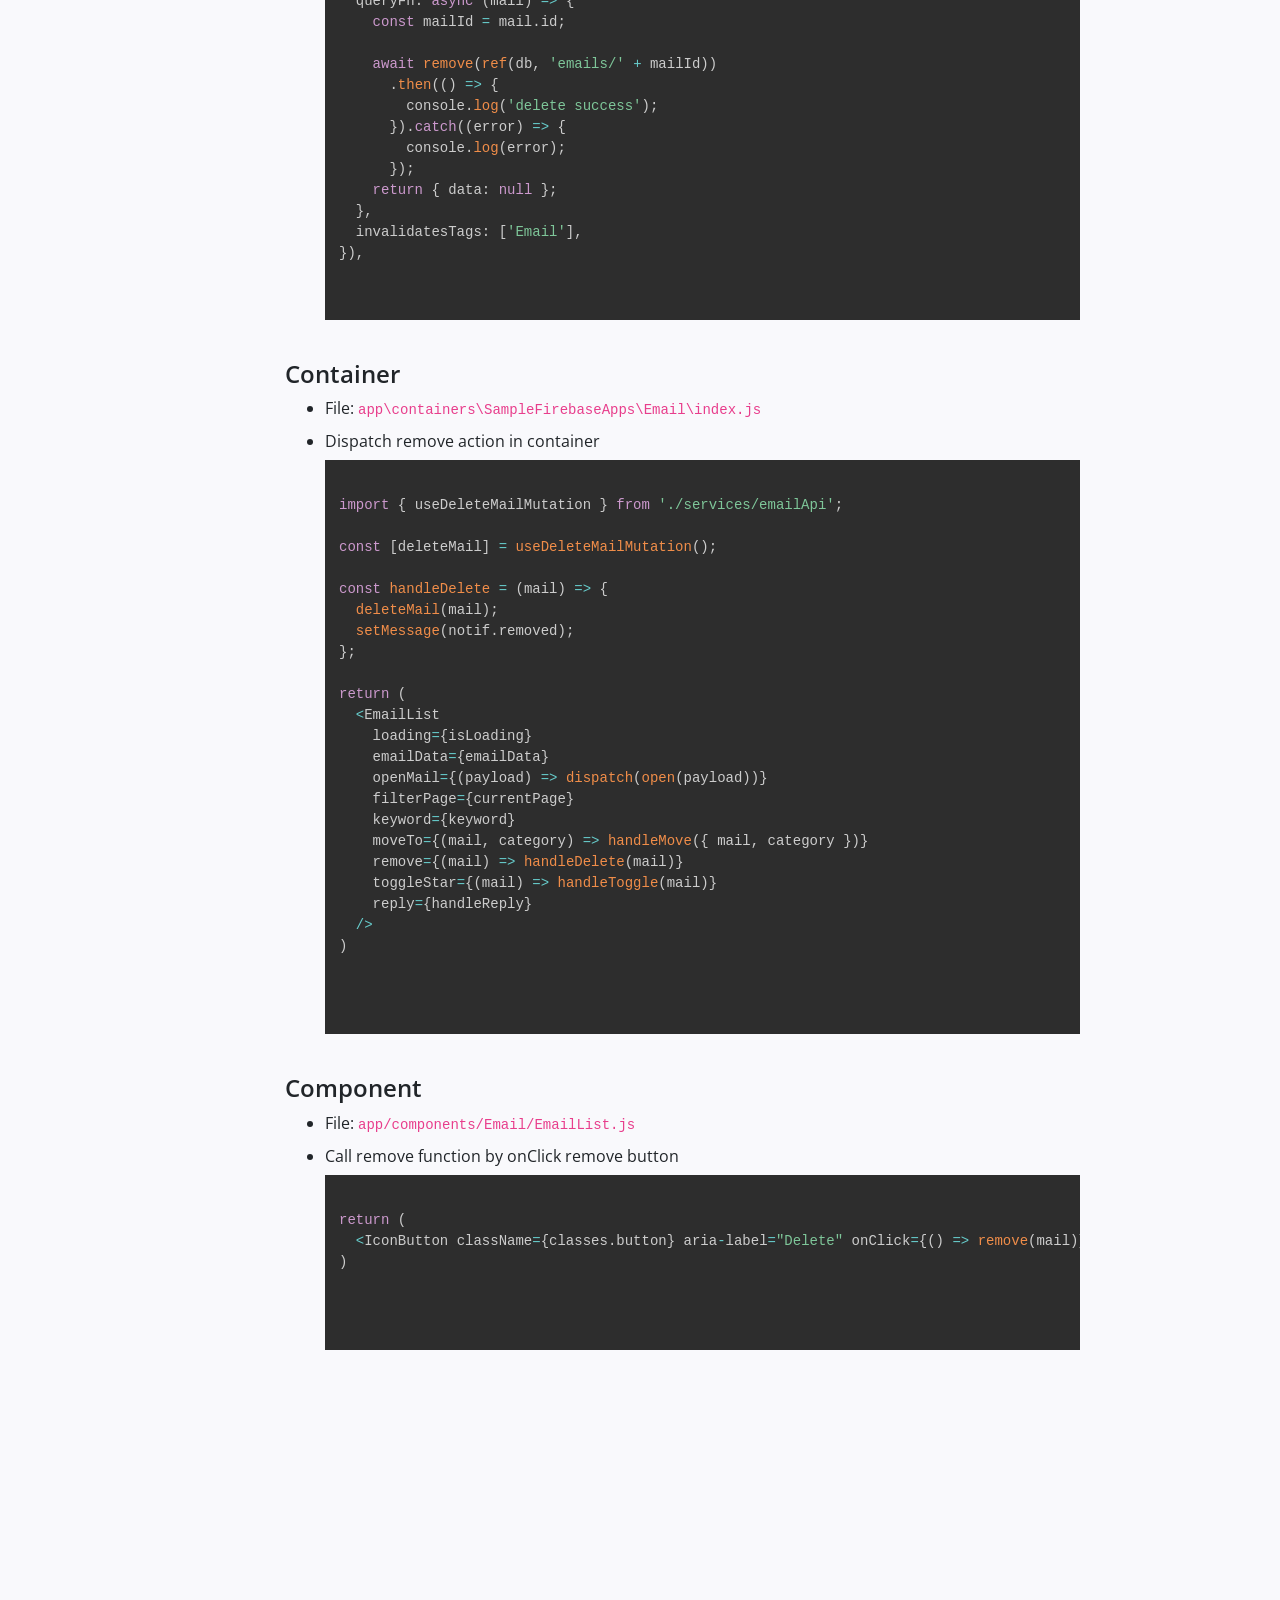
<file: documentation/code_flow/email.html>
<!DOCTYPE html>
<html lang="en">

<head>

  <meta charset="utf-8">
  <meta http-equiv="X-UA-Compatible" content="IE=edge">
  <meta name="viewport" content="width=device-width, shrink-to-fit=no, initial-scale=1">
  <meta name="description" content="">
  <meta name="author" content="">
  <link rel="shortcut icon" href="./favicon.ico" type="image/x-icon">
  <link rel="icon" href="../favicon.ico" type="image/x-icon">
  <title>Enlite Prime - Email Documentation</title>

  <link href="https://fonts.googleapis.com/css?family=Open+Sans:400,600,700" rel="stylesheet">

  <!-- Bootstrap Core CSS -->
  <link href="../css/bootstrap.css" rel="stylesheet">

  <!-- Syntax Hightlighter CSS -->
  <link href="../css/prism.css" rel="stylesheet">

  <!-- Custom CSS -->
  <link href="../css/style.css" rel="stylesheet">

  <!-- HTML5 Shim and Respond.js IE8 support of HTML5 elements and media queries -->
  <!-- WARNING: Respond.js doesn't work if you view the page via file:// -->
  <!--[if lt IE 9]>
        <script src="https://oss.maxcdn.com/libs/html5shiv/3.7.0/html5shiv.js"></script>
        <script src="https://oss.maxcdn.com/libs/respond.js/1.4.2/respond.min.js"></script>
    <![endif]-->

</head>

<body>
  <div id="wrapper" class="toggled">
    <!-- Sidebar -->
    <div id="sidebar-wrapper">
      <ul class="sidebar-nav">
        <li class="sidebar-brand">
          <a href="#" class="logo">
                        <img src="../images/logo.png" alt="logo" />
                    </a>
        </li>
        <li class="sidebar-brand">
          <h4>Email</h4>
        </li>
        <li>
          <a href="#diagram" class="cur">Email Diagram</a>
        </li>
        <li>
          <a href="#read" class="cur">Read/Fetch</a>
        </li>
        <li>
          <a href="#create">Create (Send)</a>
        </li>
        <li>
          <a href="#update">Update</a>
        </li>
        <li>
          <a href="#delete">Delete</a>
        </li>
      </ul>
      <a class="back" href="../index.html"><i class="glyphicon glyphicon-arrow-left"></i> Back to Main Docs</a>
      <span class="copy">&copy; Copyright 2019 - Enlite Prime</span>
    </div>
    <!-- /#sidebar-wrapper -->

    <!-- main content -->
    <div id="page-content-wrapper">
      <div class="container-fluid">
        <section class="row" id="read">
          <br /><br />
          <div class="col-lg-10">
            <h1>Read / Fetch</h1>
            <hr />
            <br />
            <h4>API Redux Toolkit Query (RTK)</h4>
            <ul>
              <li>File: <code>app\containers\SampleFirebaseApps\Email\services\emailApi.js</code></li>
              <li>
                Call load fetch action in API function
                <pre>
                  <code class="language-js">
fetchMails: builder.query({
  queryFn: async () => {
    const emailRef = child(dbRef, 'emails/');
    const querySnapshot = await get(emailRef).then((snapshot) => {
      if (snapshot.exists()) {
        return snapshot.val();
      }
      return false;
    }).catch((error) => error);

    const emails = Object.keys(querySnapshot).map(key => ({
      id: key,
      ...querySnapshot[key]
    }));
    return { data: emails.reverse() };
  },
  providesTags: ['Email'],
}),
                  </code>
                </pre>
              </li>
              <li>
                Refetch data changes
                <pre>
                  <code class="language-js">
refetchEmail: builder.mutation({
  queryFn: async () => ({
    data: null
  }),
  invalidatesTags: ['Email'],
}),

                  </code>
                </pre>
              </li>
            </ul>
            <br />
            <h4>Reducer/Slice</h4>
            <ul>
              <li>File: <code>app\containers\SampleFirebaseApps\Email\slice\emailSlice.js</code></li>
              <li>
                Set local state to load items in front-end side
                <pre>
                  <code class="language-js">
fetchData: (state, action) => {
  const items = action.payload;
  state.inbox = items;
},
                  </code>
                </pre>
              </li>
            </ul>
            <br />
            <h4>Container</h4>
            <ul>
              <li>File: <code>\app\containers\SampleFirebaseApps\Email\index.js</code></li>
              <li>
                Load state data to container
                <pre>
                  <code class="language-js">
import { useFetchMailsQuery } from './services/emailApi';                  
import { fetchData } from './reducers/emailSlice';                  

const emailData = useSelector(state => state.emailFb.inbox);

const { data, isLoading } = useFetchMailsQuery();

const dispatch = useDispatch();

useEffect(() => {
  dispatch(fetchData(data));
}, [data]);
  
return {
  &lt;EmailList
    loading={isLoading}
    emailData={emailData}
    openMail={(payload) => dispatch(open(payload))}
    filterPage={currentPage}
    keyword={keyword}
    moveTo={(mail, category) => handleMove({ mail, category })}
    remove={(mail) => handleDelete(mail)}
    toggleStar={(mail) => handleToggle(mail)}
    reply={handleReply}
  /&gt;
}
                  </code>
                </pre>
              </li>
            </ul>
            <br />
            <h4>Components</h4>
            <ul>
              <li>File: <code>app\components\Email\EmailList.js</code></li>
              <li>
                Populate <strong>emailData</strong> prop as dataArray to component
                <pre>
                  <code class="language-js">
const getItem = dataArray => dataArray.map(data => {
  const renderHTML = { __html: mail.content };
  if (mail.subject.toLowerCase().indexOf(keyword) === -1) {
    return false;
  }
  return (
    &lt;ExpansionPanel className={classes.emailList} key={mail.id} onChange={() =&gt; openMail(mail)}&gt;
      &lt;ExpansionPanelSummary className={classes.emailSummary} expandIcon={&lt;ExpandMoreIcon /&gt;}&gt;
        &lt;div className={classes.fromHeading}&gt;
          &lt;Tooltip id="tooltip-mark" title={intl.formatMessage(messages.stared)}&gt;
            &lt;IconButton onClick={() =&gt; this.handleStared(mail)} className={classes.starBtn}&gt;{mail.stared ? (&lt;Star className={classes.iconOrange} /&gt;) : (&lt;StarBorder /&gt;) }&lt;/IconButton&gt;
          &lt;/Tooltip&gt;
          {mail.category !== 'spam'
            ? (&lt;Avatar alt="avatar" src={mail.avatar} className={classes.avatar} /&gt;)
            : (&lt;Avatar alt="avatar" className={classes.avatar}&gt;&lt;ReportIcon /&gt;&lt;/Avatar&gt;)
          }
          &lt;Typography className={classes.heading}&gt;
            {mail.category === 'sent' && ('To ')}
            {mail.name}
            &lt;Typography variant="caption"&gt;{mail.date}&lt;/Typography&gt;
          &lt;/Typography&gt;
        &lt;/div&gt;
        &lt;div className={classes.column}&gt;
          &lt;Typography className={classes.secondaryHeading} noWrap&gt;{mail.subject}&lt;/Typography&gt;
          {getCategory(mail.category)}
        &lt;/div&gt;
      &lt;/ExpansionPanelSummary&gt;
      &lt;ExpansionPanelDetails className={classes.details}&gt;
        &lt;section&gt;
          &lt;div className={classes.topAction}&gt;
            &lt;Typography className={classes.headMail}&gt;
              {mail.category !== 'sent' && (
                &lt;Fragment&gt;
                  &lt;FormattedMessage {...messages.from} /&gt;
                  &nbsp;
                  {mail.name}
                  &nbsp;to me
                &lt;/Fragment&gt;
              )}
            &lt;/Typography&gt;
            &lt;div className={classes.opt}&gt;
              &lt;Tooltip id="tooltip-mark" title={intl.formatMessage(messages.stared)}&gt;
                &lt;IconButton onClick={() =&gt; this.handleStared(mail)}&gt;{mail.stared ? (&lt;Star className={classes.iconOrange} /&gt;) : (&lt;StarBorder /&gt;) }&lt;/IconButton&gt;
              &lt;/Tooltip&gt;
              &lt;Tooltip id="tooltip-mark" title={intl.formatMessage(messages.mark_to)}&gt;
                &lt;IconButton
                  className={classes.button}
                  aria-label="mark"
                  aria-owns={anchorElOpt ? 'long-menu' : null}
                  aria-haspopup="true"
                  onClick={(event) =&gt; this.handleClickOpt(event, mail)}
                &gt;
                  &lt;Bookmark /&gt;
                &lt;/IconButton&gt;
              &lt;/Tooltip&gt;
              &lt;Tooltip id="tooltip-mark" title={intl.formatMessage(messages.remove)}&gt;
                &lt;IconButton className={classes.button} aria-label="Delete" onClick={() =&gt; remove(mail)}&gt;&lt;Delete /&gt;&lt;/IconButton&gt;
              &lt;/Tooltip&gt;
            &lt;/div&gt;
          &lt;/div&gt;
          &lt;div className={classes.emailContent}&gt;
            &lt;Typography variant="h6" gutterBottom&gt;{mail.subject}&lt;/Typography&gt;
            &lt;article dangerouslySetInnerHTML={renderHTML} /&gt;
          &lt;/div&gt;
        &lt;/section&gt;
      &lt;/ExpansionPanelDetails&gt;
      &lt;Divider /&gt;
      &lt;ExpansionPanelActions&gt;
        &lt;div className={classes.action}&gt;
          &lt;Button size="small"&gt;
            &lt;FormattedMessage {...messages.forward} /&gt;
          &lt;/Button&gt;
          &lt;Button size="small" color="secondary" onClick={() =&gt; reply(mail)}&gt;
            &lt;FormattedMessage {...messages.reply} /&gt;
          &lt;/Button&gt;
        &lt;/div&gt;
      &lt;/ExpansionPanelActions&gt;
    &lt;/ExpansionPanel&gt;
  );
});
                  </code>
                </pre>
              </li>
            </ul>
          </div>
        </section>
        <section class="row" id="create">
          <br /><br />
          <div class="col-lg-10">
            <h1>Create (Send)</h1>
            <hr />
            <br />
            <h4>API Redux Toolkit Query (RTK)</h4>
            <ul>
              <li>File: <code>app\containers\SampleFirebaseApps\Email\services\emailApi.js</code></li>
              <li>
                Create send email action in API function
                <pre>
                  <code class="language-js">
sendMail: builder.mutation({
  queryFn: async (payload) => {
    const { name, subject, content } = payload;
    const newMail = buildMessage(name, subject, content);
    const mailId = (+new Date() + Math.floor(Math.random() * 999999)).toString(36);

    set(ref(db, 'emails/' + mailId), newMail);
    return { data: null };
  },
  invalidatesTags: ['Email'],
}),     
                  </code>
                </pre>
              </li>
            </ul>
            <br />
            <h4>Reducer/Slice</h4>
            <ul>
              <li>File: <code>app\containers\SampleFirebaseApps\Email\slice\emailSlice.js</code></li>
              <li>
                Set local state to update UI changes
                <pre>
                  <code class="language-js">
send: (state) => {
  state.selectedMail = '';
  state.openFrm = false;
}, 
                  </code>
                </pre>
              </li>
            </ul>
            <br />
            <h4>Container</h4>
            <ul>
              <li>File: <code>app\containers\SampleFirebaseApps\Email\index.js</code></li>
              <li>
                Dispatch send action in container
                <pre>
                  <code class="language-js">
import { useSendMailMutation } from './services/emailApi';    
import { send } from './reducers/emailSlice';    

const [sendMail, { isLoading: sendingMail }] = useSendMailMutation();

const handleSend = (payload) => {
  sendMail(payload);
  dispatch(send());
  setMessage(notif.sent);
};

return (
  &lt;ComposeEmail
    to={field.to}
    subject={field.subject}
    compose={handleCompose}
    validMail={validMail}
    sendEmail={(payload) => handleSend(payload)}
    inputChange={(e, name) => handleChange(e, name)}
    open={openFrm}
    closeForm={() => dispatch(discard())}
    processing={sendingMail}
  /&gt;
)
                  </code>
                </pre>
              </li>
            </ul>
            <br />
            <h4>Component</h4>
            <ul>
              <li>File: <code>app\components\Email\ComposeEmail.js</code></li>
              <li>
                Send email values by onClick send button
                <pre>
                  <code class="language-js">
handleSend = message => {
  const { sendEmail } = this.props;
  sendEmail(message);
  this.setState({ emailContent: '', files: [] });
};

return (
  &lt;Button
    variant="contained"
    color="secondary"
    type="button"
    disabled={!to || !subject || processing}
    onClick={() =&gt; handleSend(newData)}
  &gt;
    {processing && &lt;CircularProgress size={24} className={classes.buttonProgress} /&gt;}
    &lt;FormattedMessage {...messages.send} /&gt;
    &nbsp;
    &lt;Send className={classes.sendIcon} /&gt;
  &lt;/Button&gt;
)
                  </code>
                </pre>
              </li>
            </ul>
          </div>
        </section>
        <section class="row" id="update">
          <br /><br />
          <div class="col-lg-10">
            <h1>Update</h1>
            <hr />
            <br />
            <h4>API Redux Toolkit Query (RTK)</h4>
            <ul>
              <li>File: <code>app\containers\SampleFirebaseApps\Email\services\emailServices.js</code></li>
              <li>
                Create update email action in API function
                <pre>
                  <code class="language-js">
toggleStar: builder.mutation({
  queryFn: async (mail) => {
    const updates = {};
    updates['/emails/' + mail.id] = { ...mail, stared: !mail.stared };
    update(ref(db), updates);

    return { data: null };
  },
  invalidatesTags: ['Email'],
}),
moveMail: builder.mutation({
  queryFn: async (payload) => {
    const { mail, category } = payload;
    const updates = {};

    updates['/emails/' + mail.id] = { ...mail, category };
    await update(ref(db), updates)
      .then(() => {
        console.log('changes success');
      }).catch((error) => {
        console.log(error);
      });

    return { data: null };
  },
  invalidatesTags: ['Email'],
})
                  </code>
                </pre>
              </li>
            </ul>
            <br />
            <h4>Container</h4>
            <ul>
              <li>File: <code>app\containers\SampleFirebaseApps\Email\index.js</code></li>
              <li>
                Dispatch update action in container.
                <pre>
                  <code class="language-js">
import { useToggleStarMutation, useMoveMailMutation } from './services/emailApi';

const [toggleStar] = useToggleStarMutation();
const [moveMail] = useMoveMailMutation();

const handleToggle = (mail) => {
  toggleStar(mail);
};

const handleMove = (payload) => {
  moveMail(payload);
  setMessage(notif.labeled);
};

return (
  &lt;EmailList
    loading={isLoading}
    emailData={emailData}
    openMail={(payload) => dispatch(open(payload))}
    filterPage={currentPage}
    keyword={keyword}
    moveTo={(mail, category) => handleMove({ mail, category })}
    remove={(mail) => handleDelete(mail)}
    toggleStar={(mail) => handleToggle(mail)}
    reply={handleReply}
  /&gt;
)
                  </code>
                </pre>
              </li>
            </ul>
            <br />
            <h4>Component</h4>
            <ul>
              <li>File: <code>app\components\Email\EmailList.js</code></li>
              <li>
                Push updated <strong>Email attribute</strong>
                <pre>
                  <code class="language-js">
const handleMoveTo = (item, category) => {
  moveTo(item, category);
  setAnchorElOpt(null);
};

const handleStared = mail => {
  toggleStar(mail, { stared: !mail.stared });
};

return (
  &lt;IconButton onClick={() =&gt; handleStared(mail)} className={classes.starBtn}&gt;{mail.stared ? (&lt;Star className={classes.iconOrange} /&gt;) : (&lt;StarBorder /&gt;) }&lt;/IconButton&gt;
  
  &lt;MenuItem selected onClick={() =&gt; handleMoveTo(itemToMove, 'updates')}&gt;
    &lt;Flag className={classes.iconOrange} /&gt;
    &nbsp;
    &lt;FormattedMessage {...messages.updates} /&gt;
  &lt;/MenuItem&gt;
)
                  </code>
                </pre>
              </li>
            </ul>
          </div>
        </section>
        <section class="row" id="delete">
          <br /><br />
          <div class="col-lg-10">
            <h1>Delete</h1>
            <hr />
            <br />
            <h4>API Redux Toolkit Query (RTK)</h4>
            <ul>
              <li>File: <code>app\containers\SampleFirebaseApps\Email\services\emailApi.js</code></li>
              <li>
                Create remove email action in API function
                <pre>
                  <code class="language-js">
deleteMail: builder.mutation({
  queryFn: async (mail) => {
    const mailId = mail.id;

    await remove(ref(db, 'emails/' + mailId))
      .then(() => {
        console.log('delete success');
      }).catch((error) => {
        console.log(error);
      });
    return { data: null };
  },
  invalidatesTags: ['Email'],
}),
                  </code>
                </pre>
              </li>
            </ul>
            <br />
            <h4>Container</h4>
            <ul>
              <li>File: <code>app\containers\SampleFirebaseApps\Email\index.js</code></li>
              <li>
                Dispatch remove action in container
                <pre>
                  <code class="language-js">
import { useDeleteMailMutation } from './services/emailApi';

const [deleteMail] = useDeleteMailMutation();

const handleDelete = (mail) => {
  deleteMail(mail);
  setMessage(notif.removed);
};

return (
  &lt;EmailList
    loading={isLoading}
    emailData={emailData}
    openMail={(payload) => dispatch(open(payload))}
    filterPage={currentPage}
    keyword={keyword}
    moveTo={(mail, category) => handleMove({ mail, category })}
    remove={(mail) => handleDelete(mail)}
    toggleStar={(mail) => handleToggle(mail)}
    reply={handleReply}
  /&gt;
)

                  </code>
                </pre>
              </li>
            </ul>
            <br />
            <h4>Component</h4>
            <ul>
              <li>File: <code>app/components/Email/EmailList.js</code></li>
              <li>
                Call remove function by onClick remove button
                <pre>
                  <code class="language-js">
return (
  &lt;IconButton className={classes.button} aria-label="Delete" onClick={() =&gt; remove(mail)}&gt;&lt;Delete /&gt;&lt;/IconButton&gt;
)

                  </code>
                </pre>
              </li>
            </ul>
          </div>
        </section>
      </div>
    </div>
    <br /><br />
  </div>
  <!-- /#wrapper -->

  <!-- jQuery -->
  <script src="../js/jquery.js"></script>

  <!-- Syntax Highligher -->
  <script src="../js/prism.js"></script>

  <!-- Bootstrap Core JavaScript -->
  <script src="../js/bootstrap.bundle.js"></script>

  <!-- Jquery scrollTo -->
  <script src="../js/jquery.nav.js"></script>

  <!-- Menu Toggle Script -->
  <script>
    $(document).ready(function() {
      $('#sidebar-wrapper .sidebar-nav').onePageNav();
    });

  </script>

</body>

</html>
</file>
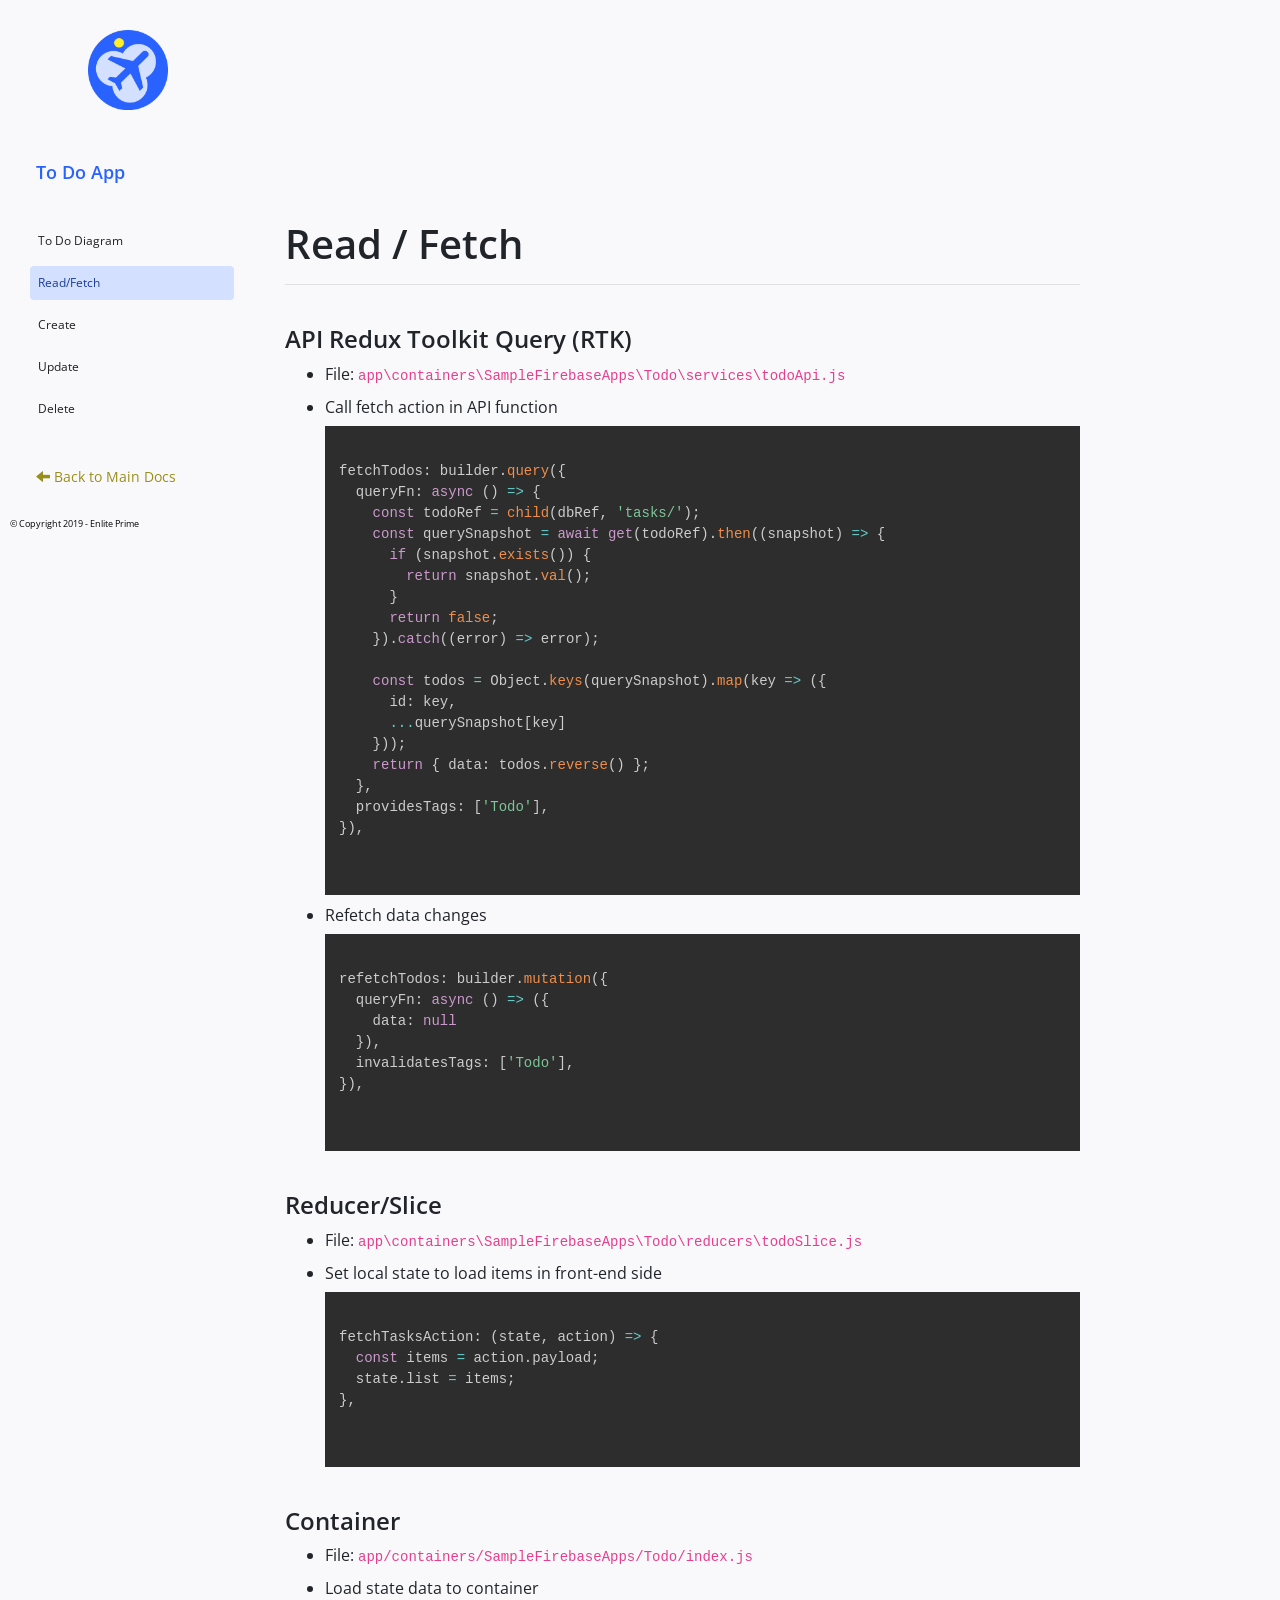
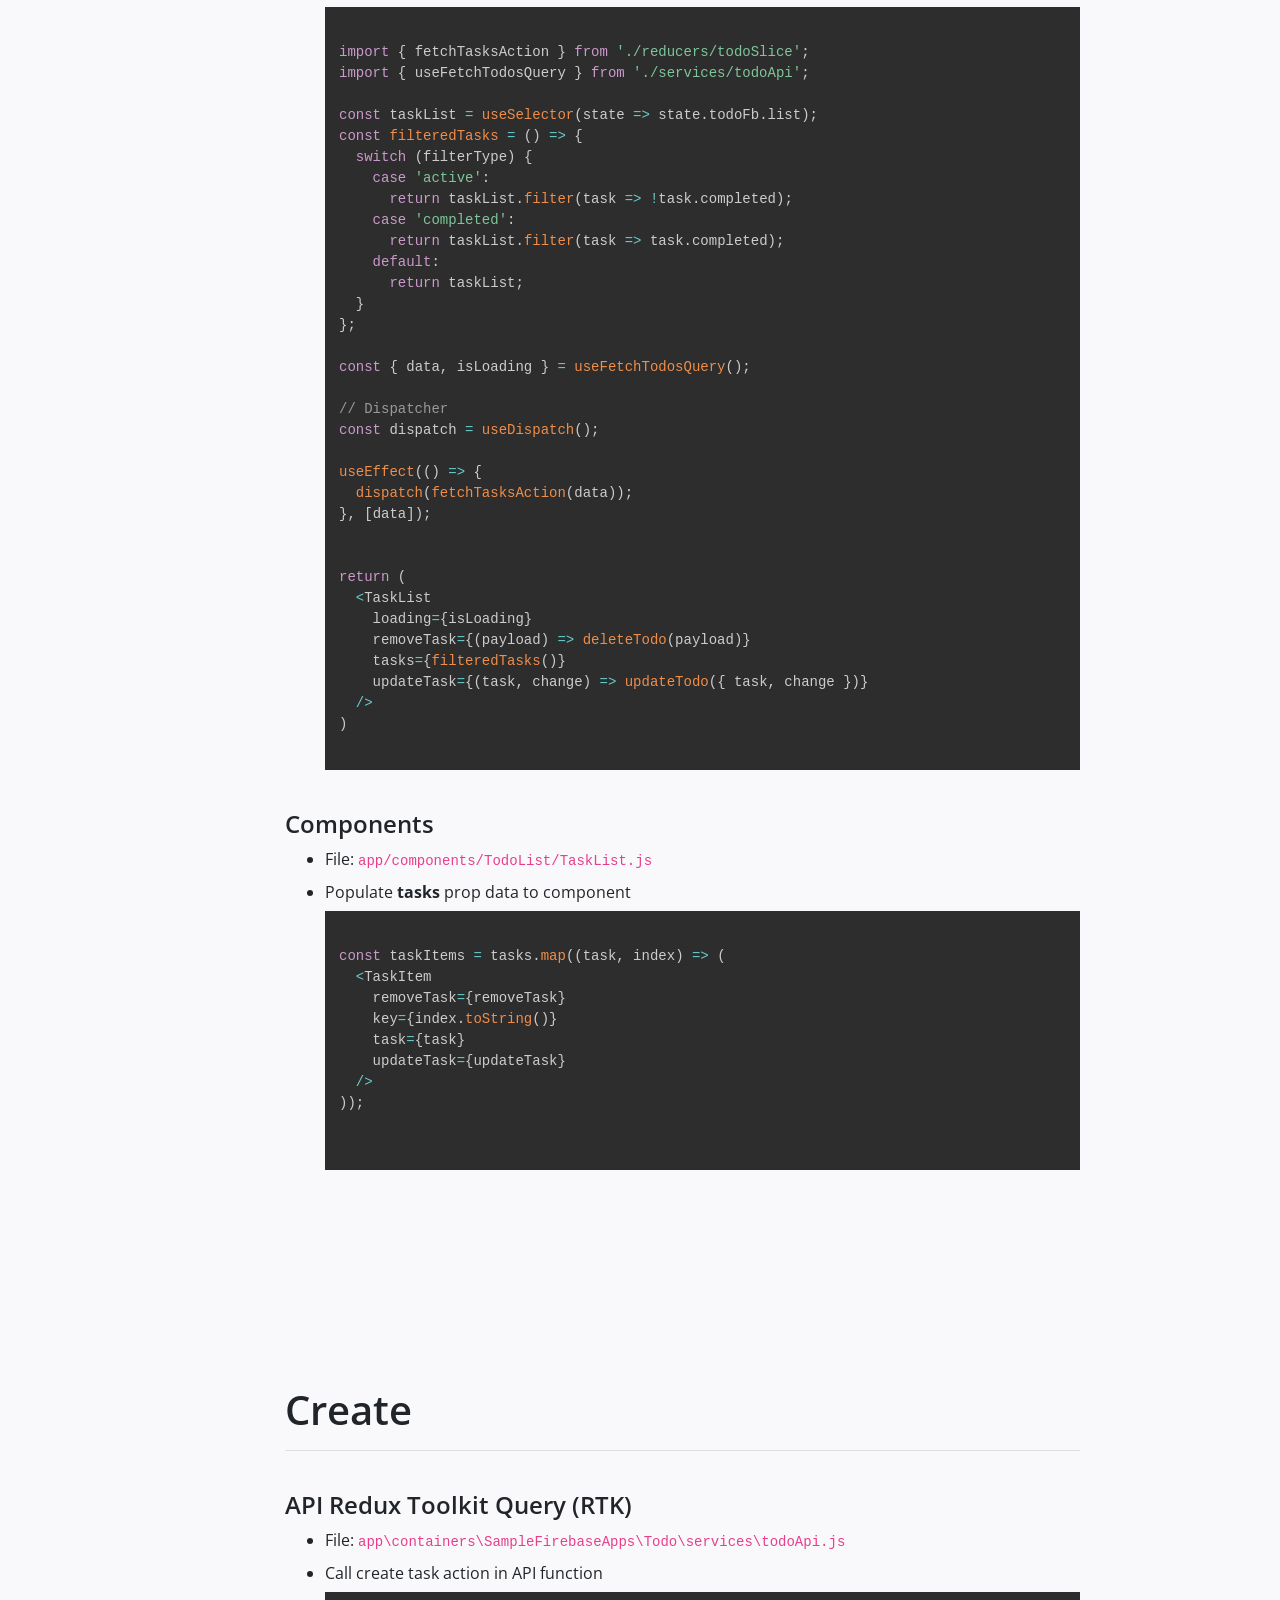
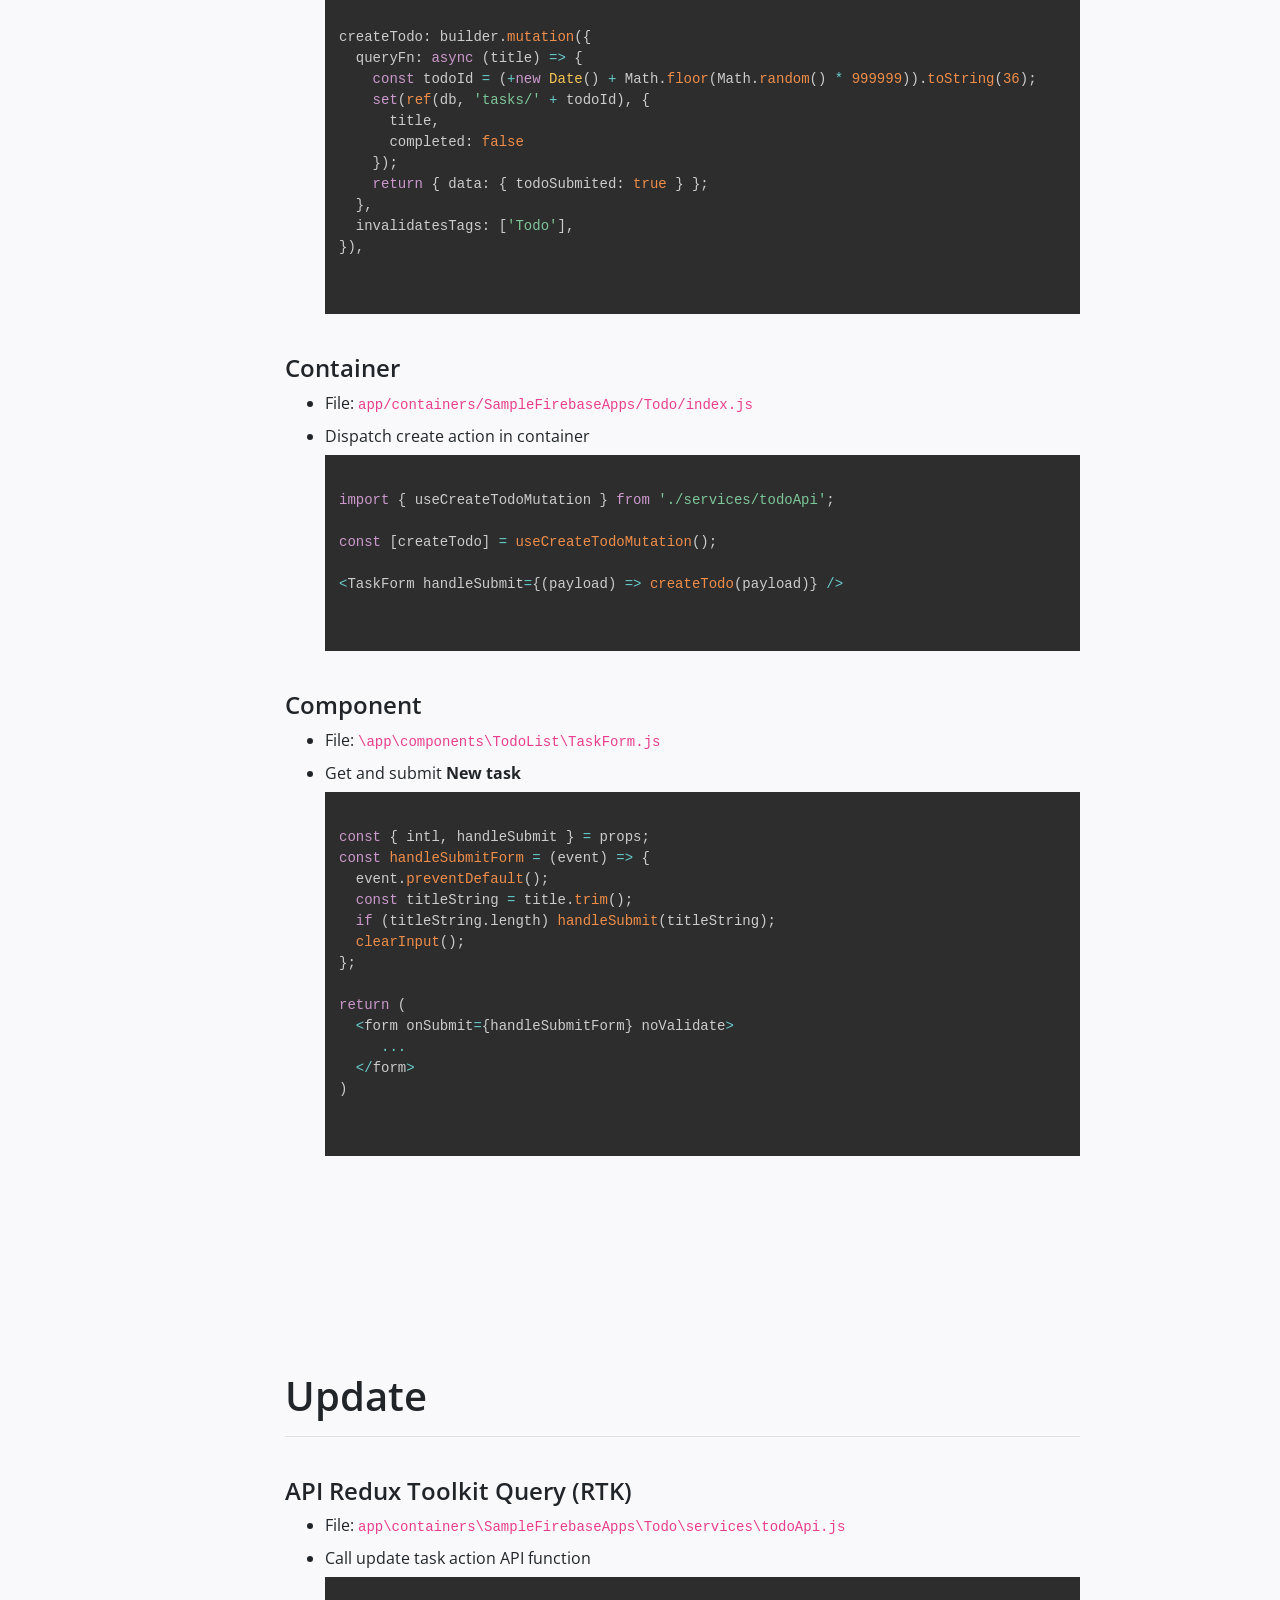
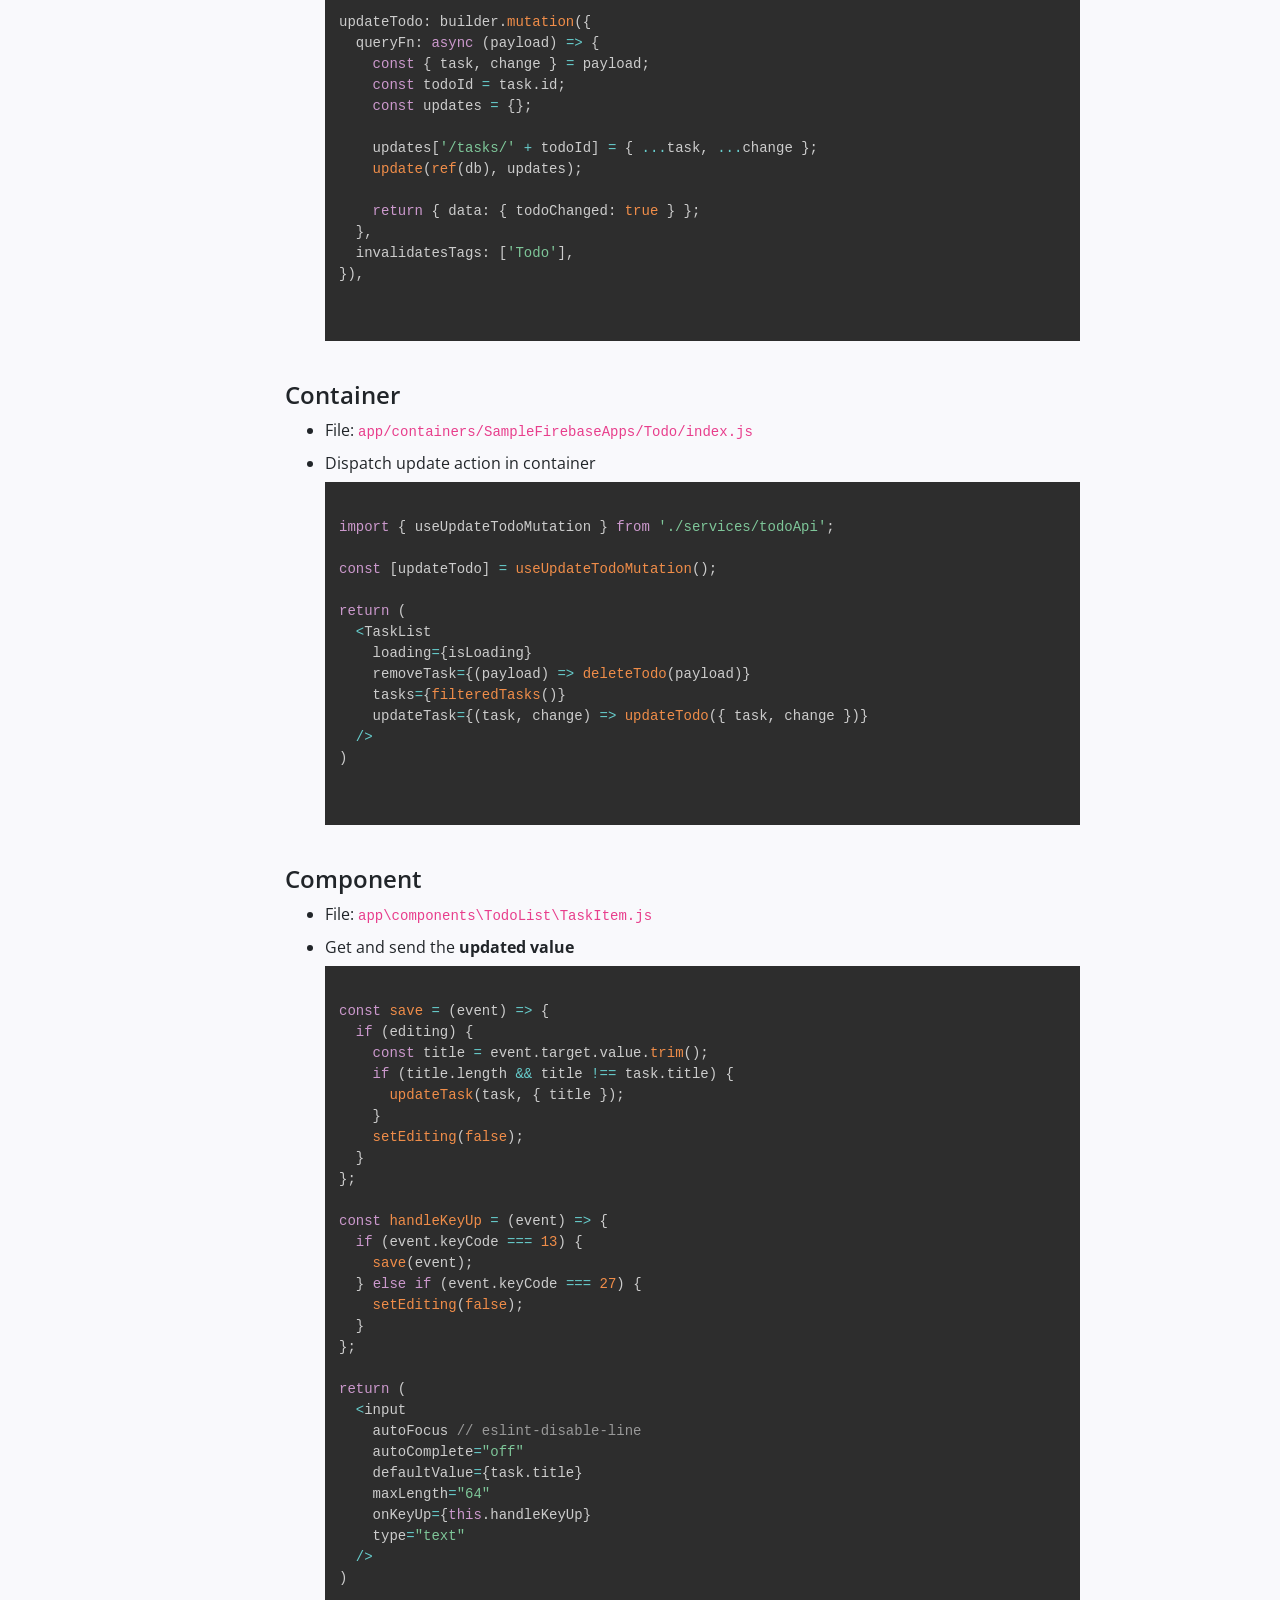
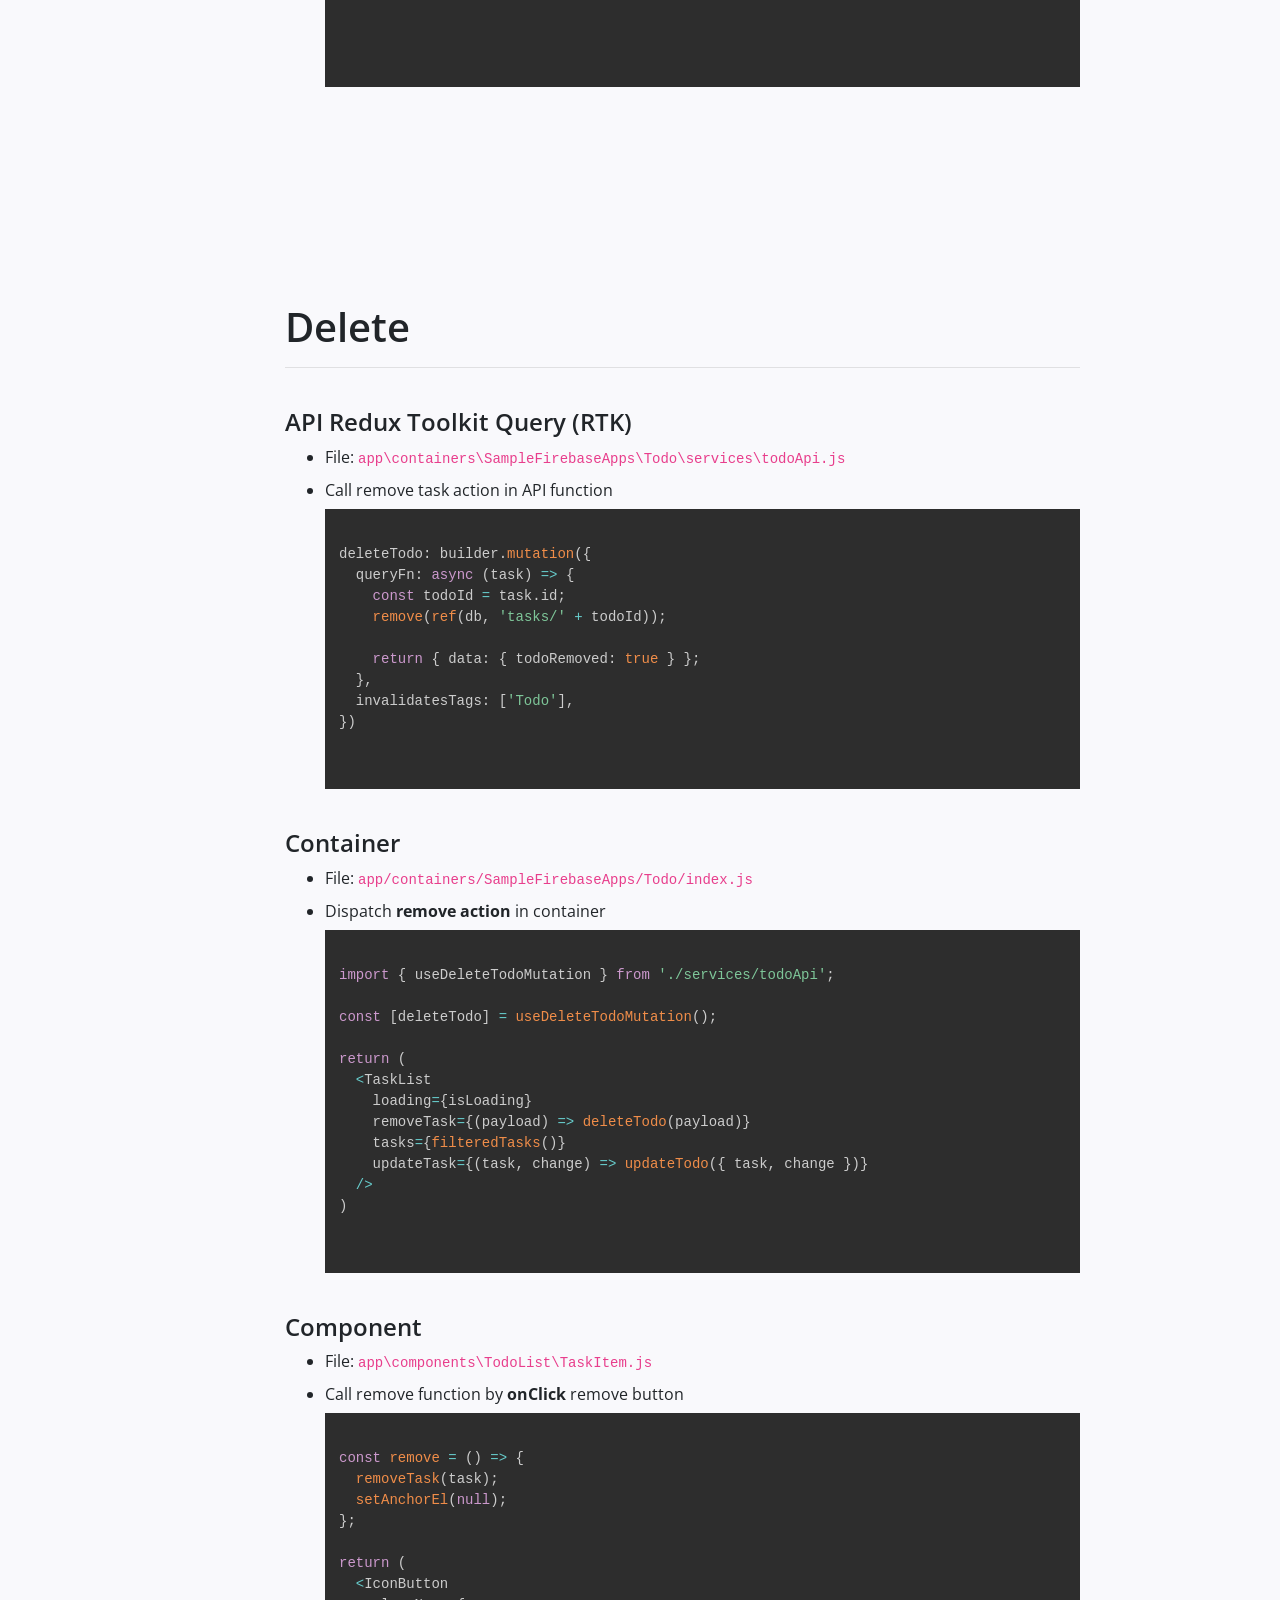
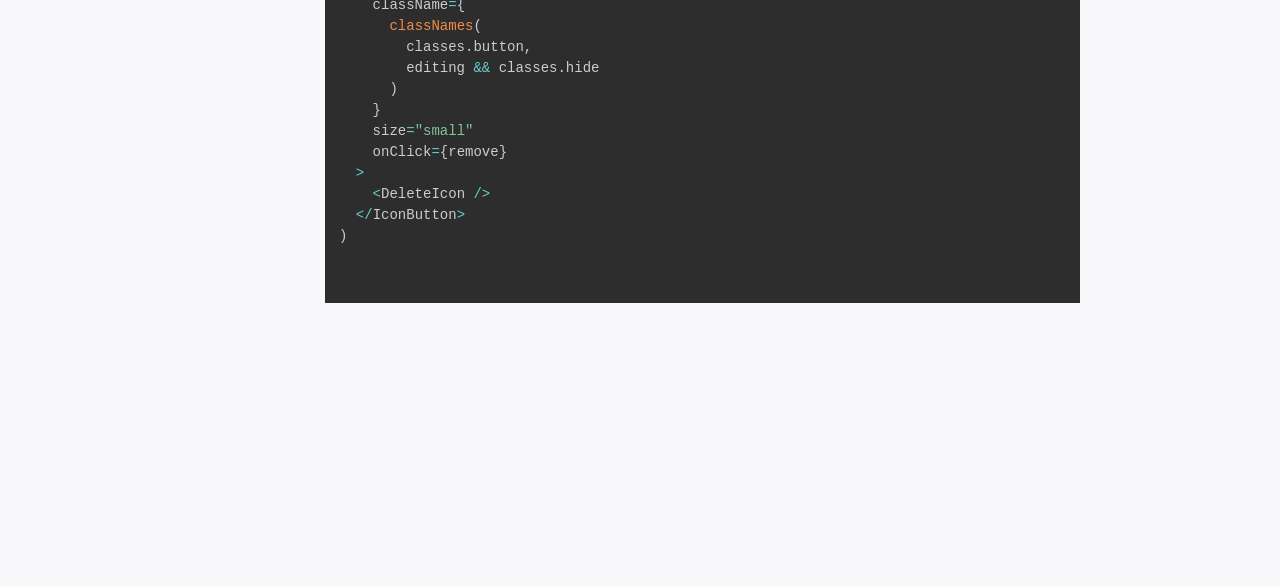
<file: documentation/code_flow/todo.html>
<!DOCTYPE html>
<html lang="en">

<head>

  <meta charset="utf-8">
  <meta http-equiv="X-UA-Compatible" content="IE=edge">
  <meta name="viewport" content="width=device-width, shrink-to-fit=no, initial-scale=1">
  <meta name="description" content="">
  <meta name="author" content="">
  <link rel="shortcut icon" href="./favicon.ico" type="image/x-icon">
  <link rel="icon" href="../favicon.ico" type="image/x-icon">
  <title>Enlite Prime - To Do Documentation</title>

  <link href="https://fonts.googleapis.com/css?family=Open+Sans:400,600,700" rel="stylesheet">

  <!-- Bootstrap Core CSS -->
  <link href="../css/bootstrap.css" rel="stylesheet">

  <!-- Syntax Hightlighter CSS -->
  <link href="../css/prism.css" rel="stylesheet">

  <!-- Custom CSS -->
  <link href="../css/style.css" rel="stylesheet">

  <!-- HTML5 Shim and Respond.js IE8 support of HTML5 elements and media queries -->
  <!-- WARNING: Respond.js doesn't work if you view the page via file:// -->
  <!--[if lt IE 9]>
        <script src="https://oss.maxcdn.com/libs/html5shiv/3.7.0/html5shiv.js"></script>
        <script src="https://oss.maxcdn.com/libs/respond.js/1.4.2/respond.min.js"></script>
    <![endif]-->

</head>

<body>
  <div id="wrapper" class="toggled">
    <!-- Sidebar -->
    <div id="sidebar-wrapper">
      <ul class="sidebar-nav">
        <li class="sidebar-brand">
          <a href="#" class="logo">
                        <img src="../images/logo.png" alt="logo" />
                    </a>
        </li>
        <li class="sidebar-brand">
          <h4>To Do App</h4>
        </li>
        <li>
          <a href="#diagram" class="cur">To Do Diagram</a>
        </li>
        <li>
          <a href="#read" class="cur">Read/Fetch</a>
        </li>
        <li>
          <a href="#create">Create</a>
        </li>
        <li>
          <a href="#update">Update</a>
        </li>
        <li>
          <a href="#delete">Delete</a>
        </li>
      </ul>
      <a class="back" href="../index.html"><i class="glyphicon glyphicon-arrow-left"></i> Back to Main Docs</a>
      <span class="copy">&copy; Copyright 2019 - Enlite Prime</span>
    </div>
    <!-- /#sidebar-wrapper -->

    <!-- main content -->
    <div id="page-content-wrapper">
      <div class="container-fluid">
        <section class="row" id="read">
          <br /><br />
          <div class="col-lg-10">
            <h1>Read / Fetch</h1>
            <hr />
            <br />
            <h4>API Redux Toolkit Query (RTK)</h4>
            <ul>
              <li>File: <code>app\containers\SampleFirebaseApps\Todo\services\todoApi.js</code></li>
              <li>
                Call fetch action in API function
                <pre>
                          <code class="language-js">
fetchTodos: builder.query({
  queryFn: async () => {
    const todoRef = child(dbRef, 'tasks/');
    const querySnapshot = await get(todoRef).then((snapshot) => {
      if (snapshot.exists()) {
        return snapshot.val();
      }
      return false;
    }).catch((error) => error);

    const todos = Object.keys(querySnapshot).map(key => ({
      id: key,
      ...querySnapshot[key]
    }));
    return { data: todos.reverse() };
  },
  providesTags: ['Todo'],
}),
                          </code>
                        </pre>
              </li>
              <li>
                Refetch data changes
                <pre>
                          <code class="language-js">
refetchTodos: builder.mutation({
  queryFn: async () => ({
    data: null
  }),
  invalidatesTags: ['Todo'],
}),
                          </code>
                        </pre>
              </li>
            </ul>
            <br />
            <h4>Reducer/Slice</h4>
            <ul>
              <li>File: <code>app\containers\SampleFirebaseApps\Todo\reducers\todoSlice.js</code></li>
              <li>
                Set local state to load items in front-end side
                                <pre>
                          <code class="language-js">
fetchTasksAction: (state, action) => {
  const items = action.payload;
  state.list = items;
},
                          </code>
                        </pre>
              </li>
            </ul>
            <br />
            <h4>Container</h4>
            <ul>
              <li>File: <code>app/containers/SampleFirebaseApps/Todo/index.js</code></li>
              <li>
                Load state data to container
                <pre>
                          <code class="language-js">
import { fetchTasksAction } from './reducers/todoSlice';
import { useFetchTodosQuery } from './services/todoApi';

const taskList = useSelector(state => state.todoFb.list);
const filteredTasks = () => {
  switch (filterType) {
    case 'active':
      return taskList.filter(task => !task.completed);
    case 'completed':
      return taskList.filter(task => task.completed);
    default:
      return taskList;
  }
};

const { data, isLoading } = useFetchTodosQuery();

// Dispatcher
const dispatch = useDispatch();

useEffect(() => {
  dispatch(fetchTasksAction(data));
}, [data]);


return (
  &lt;TaskList
    loading={isLoading}
    removeTask={(payload) => deleteTodo(payload)}
    tasks={filteredTasks()}
    updateTask={(task, change) => updateTodo({ task, change })}
  /&gt;
)</code>
                        </pre>
              </li>
            </ul>
            <br />
            <h4>Components</h4>
            <ul>
              <li>File: <code>app/components/TodoList/TaskList.js</code></li>
              <li>
                Populate <strong>tasks</strong> prop data to component
                <pre>
                          <code class="language-js">
const taskItems = tasks.map((task, index) => (
  &lt;TaskItem
    removeTask={removeTask}
    key={index.toString()}
    task={task}
    updateTask={updateTask}
  /&gt;
));
                          </code>
                        </pre>
              </li>
            </ul>
          </div>
        </section>
        <section class="row" id="create">
          <br /><br />
          <div class="col-lg-10">
            <h1>Create</h1>
            <hr />
            <br />
            <h4>API Redux Toolkit Query (RTK)</h4>
            <ul>
              <li>File: <code>app\containers\SampleFirebaseApps\Todo\services\todoApi.js</code></li>
              <li>
                Call create task action in API function
                <pre>
                  <code class="language-js">
createTodo: builder.mutation({
  queryFn: async (title) => {
    const todoId = (+new Date() + Math.floor(Math.random() * 999999)).toString(36);
    set(ref(db, 'tasks/' + todoId), {
      title,
      completed: false
    });
    return { data: { todoSubmited: true } };
  },
  invalidatesTags: ['Todo'],
}),
                  </code>
                </pre>
              </li>
            </ul>
            <br />
            <h4>Container</h4>
            <ul>
              <li>File: <code>app/containers/SampleFirebaseApps/Todo/index.js</code></li>
              <li>
                Dispatch create action in container
                <pre>
                  <code class="language-js">
import { useCreateTodoMutation } from './services/todoApi';

const [createTodo] = useCreateTodoMutation();

&lt;TaskForm handleSubmit={(payload) => createTodo(payload)} /&gt;
                  </code>
                </pre>
              </li>
            </ul>
            <br />
            <h4>Component</h4>
            <ul>
              <li>File: <code>\app\components\TodoList\TaskForm.js</code></li>
              <li>
                Get and submit <strong>New task</strong>
                <pre>
                  <code class="language-js">
const { intl, handleSubmit } = props;
const handleSubmitForm = (event) => {
  event.preventDefault();
  const titleString = title.trim();
  if (titleString.length) handleSubmit(titleString);
  clearInput();
};

return (
  &lt;form onSubmit={handleSubmitForm} noValidate&gt;
     ...
  &lt;/form&gt;
)
                  </code>
                </pre>
              </li>
            </ul>
          </div>
        </section>
        <section class="row" id="update">
          <br /><br />
          <div class="col-lg-10">
            <h1>Update</h1>
            <hr />
            <br />
            <h4>API Redux Toolkit Query (RTK)</h4>
            <ul>
              <li>File: <code>app\containers\SampleFirebaseApps\Todo\services\todoApi.js</code></li>
              <li>
                Call update task action API function
                <pre>
                  <code class="language-js">
updateTodo: builder.mutation({
  queryFn: async (payload) => {
    const { task, change } = payload;
    const todoId = task.id;
    const updates = {};

    updates['/tasks/' + todoId] = { ...task, ...change };
    update(ref(db), updates);

    return { data: { todoChanged: true } };
  },
  invalidatesTags: ['Todo'],
}),
                  </code>
                </pre>
              </li>
            </ul>
            <br />
            <h4>Container</h4>
            <ul>
              <li>File: <code>app/containers/SampleFirebaseApps/Todo/index.js</code></li>
              <li>
                Dispatch update action in container
                <pre>
                  <code class="language-js">
import { useUpdateTodoMutation } from './services/todoApi';

const [updateTodo] = useUpdateTodoMutation();

return (
  &lt;TaskList
    loading={isLoading}
    removeTask={(payload) => deleteTodo(payload)}
    tasks={filteredTasks()}
    updateTask={(task, change) => updateTodo({ task, change })}
  /&gt;
)
                  </code>
                </pre>
              </li>
            </ul>
            <br />
            <h4>Component</h4>
            <ul>
              <li>File: <code>app\components\TodoList\TaskItem.js</code></li>
              <li>
                Get and send the <strong>updated value</strong>
                                <pre>
                  <code class="language-js">
const save = (event) => {
  if (editing) {
    const title = event.target.value.trim();
    if (title.length && title !== task.title) {
      updateTask(task, { title });
    }
    setEditing(false);
  }
};

const handleKeyUp = (event) => {
  if (event.keyCode === 13) {
    save(event);
  } else if (event.keyCode === 27) {
    setEditing(false);
  }
};

return (
  &lt;input
    autoFocus // eslint-disable-line
    autoComplete=&quot;off&quot;
    defaultValue={task.title}
    maxLength=&quot;64&quot;
    onKeyUp={this.handleKeyUp}
    type=&quot;text&quot;
  /&gt;
)
  
  
                  </code>
                </pre>
              </li>
            </ul>
          </div>
        </section>
        <section class="row" id="delete">
          <br /><br />
          <div class="col-lg-10">
            <h1>Delete</h1>
            <hr />
            <br />
            <h4>API Redux Toolkit Query (RTK)</h4>
            <ul>
              <li>File: <code>app\containers\SampleFirebaseApps\Todo\services\todoApi.js</code></li>
              <li>
                Call remove task action in API function
                <pre>
                  <code class="language-js">
deleteTodo: builder.mutation({
  queryFn: async (task) => {
    const todoId = task.id;
    remove(ref(db, 'tasks/' + todoId));

    return { data: { todoRemoved: true } };
  },
  invalidatesTags: ['Todo'],
})
                  </code>
                </pre>
              </li>
            </ul>
            <br />
            <h4>Container</h4>
            <ul>
              <li>File: <code>app/containers/SampleFirebaseApps/Todo/index.js</code></li>
              <li>
                Dispatch <strong>remove action</strong> in container
                <pre>
                <code class="language-js">
import { useDeleteTodoMutation } from './services/todoApi';

const [deleteTodo] = useDeleteTodoMutation();

return (
  &lt;TaskList
    loading={isLoading}
    removeTask={(payload) => deleteTodo(payload)}
    tasks={filteredTasks()}
    updateTask={(task, change) => updateTodo({ task, change })}
  /&gt;
)
                  </code>
                </pre>
              </li>
            </ul>
            <br />
            <h4>Component</h4>
            <ul>
              <li>File: <code>app\components\TodoList\TaskItem.js</code></li>
              <li>
                Call remove function by <strong>onClick</strong> remove button
                <pre>
                  <code class="language-js">
const remove = () => {
  removeTask(task);
  setAnchorEl(null);
};

return (
  &lt;IconButton
    className={
      classNames(
        classes.button,
        editing &amp;&amp; classes.hide
      )
    }
    size=&quot;small&quot;
    onClick={remove}
  &gt;
    &lt;DeleteIcon /&gt;
  &lt;/IconButton&gt;
)
                  </code>
                </pre>
              </li>
            </ul>
          </div>
        </section>
      </div>
    </div>
    <br /><br />
  </div>
  <!-- /#wrapper -->

  <!-- jQuery -->
  <script src="../js/jquery.js"></script>

  <!-- Syntax Highligher -->
  <script src="../js/prism.js"></script>

  <!-- Bootstrap Core JavaScript -->
  <script src="../js/bootstrap.bundle.js"></script>

  <!-- Jquery scrollTo -->
  <script src="../js/jquery.nav.js"></script>

  <!-- Menu Toggle Script -->
  <script>
    $(document).ready(function() {
      $('#sidebar-wrapper .sidebar-nav').onePageNav();
    });
  </script>

</body>

</html>
</file>
<file: documentation/css/prism.css>
/* PrismJS 1.15.0
https://prismjs.com/download.html#themes=prism-tomorrow&languages=markup+css+clike+javascript&plugins=line-numbers */
/**
 * prism.js tomorrow night eighties for JavaScript, CoffeeScript, CSS and HTML
 * Based on https://github.com/chriskempson/tomorrow-theme
 * @author Rose Pritchard
 */

code[class*="language-"],
pre[class*="language-"] {
	color: #ccc;
	background: none;
	font-family: Consolas, Monaco, 'Andale Mono', 'Ubuntu Mono', monospace;
	text-align: left;
	white-space: pre;
	word-spacing: normal;
	word-break: normal;
	word-wrap: normal;
	line-height: 1.5;

	-moz-tab-size: 4;
	-o-tab-size: 4;
	tab-size: 4;

	-webkit-hyphens: none;
	-moz-hyphens: none;
	-ms-hyphens: none;
	hyphens: none;

}

/* Code blocks */
pre[class*="language-"] {
	padding: 1em;
	margin: .5em 0;
	overflow: auto;
}

:not(pre) > code[class*="language-"],
pre[class*="language-"] {
	background: #2d2d2d;
}

/* Inline code */
:not(pre) > code[class*="language-"] {
	padding: .1em;
	border-radius: .3em;
	white-space: normal;
}

.token.comment,
.token.block-comment,
.token.prolog,
.token.doctype,
.token.cdata {
	color: #999;
}

.token.punctuation {
	color: #ccc;
}

.token.tag,
.token.attr-name,
.token.namespace,
.token.deleted {
	color: #e2777a;
}

.token.function-name {
	color: #6196cc;
}

.token.boolean,
.token.number,
.token.function {
	color: #f08d49;
}

.token.property,
.token.class-name,
.token.constant,
.token.symbol {
	color: #f8c555;
}

.token.selector,
.token.important,
.token.atrule,
.token.keyword,
.token.builtin {
	color: #cc99cd;
}

.token.string,
.token.char,
.token.attr-value,
.token.regex,
.token.variable {
	color: #7ec699;
}

.token.operator,
.token.entity,
.token.url {
	color: #67cdcc;
}

.token.important,
.token.bold {
	font-weight: bold;
}
.token.italic {
	font-style: italic;
}

.token.entity {
	cursor: help;
}

.token.inserted {
	color: green;
}

pre[class*="language-"].line-numbers {
	position: relative;
	padding-left: 3.8em;
	counter-reset: linenumber;
}

pre[class*="language-"].line-numbers > code {
	position: relative;
	white-space: inherit;
}

.line-numbers .line-numbers-rows {
	position: absolute;
	pointer-events: none;
	top: 0;
	font-size: 100%;
	left: -3.8em;
	width: 3em; /* works for line-numbers below 1000 lines */
	letter-spacing: -1px;
	border-right: 1px solid #999;

	-webkit-user-select: none;
	-moz-user-select: none;
	-ms-user-select: none;
	user-select: none;

}

	.line-numbers-rows > span {
		pointer-events: none;
		display: block;
		counter-increment: linenumber;
	}

		.line-numbers-rows > span:before {
			content: counter(linenumber);
			color: #999;
			display: block;
			padding-right: 0.8em;
			text-align: right;
		}
</file>
<file: documentation/css/style.css>
/*!
 * Start Bootstrap - Simple Sidebar (http://startbootstrap.com/)
 * Copyright 2013-2016 Start Bootstrap
 * Licensed under MIT (https://github.com/BlackrockDigital/startbootstrap/blob/gh-pages/LICENSE)
 */

 body {
    overflow-x: hidden;
    font-family: 'Open Sans', sans-serif;
    font-weight: 400;
    background: rgb(249, 249, 252);
 }

 .h1, .h2, .h3, .h4, .h5, .h6, h1, h2, h3, h4, h5, h6{
     font-family: 'Open Sans', sans-serif;
     font-weight: 600;
 }

a{
    color: #998e1a;
}
a:hover{
    color: #998e1a;
}
/* Toggle Styles */

@font-face {
  font-family: 'Glyphicons Halflings';
  src: url(../fonts/glyphicons-halflings-regular.eot);
  src: url(../fonts/glyphicons-halflings-regular.eot?#iefix) format('embedded-opentype'), url(../fonts/glyphicons-halflings-regular.woff2) format('woff2'), url(../fonts/glyphicons-halflings-regular.woff) format('woff'), url(../fonts/glyphicons-halflings-regular.ttf) format('truetype'), url(../fonts/glyphicons-halflings-regular.svg#glyphicons_halflingsregular) format('svg')
}

.glyphicon {
  position: relative;
  top: 1px;
  display: inline-block;
  font-family: 'Glyphicons Halflings';
  font-style: normal;
  font-weight: 400;
  line-height: 1;
  -webkit-font-smoothing: antialiased;
  -moz-osx-font-smoothing: grayscale
}

.glyphicon-asterisk:before {
  content: "\002a"
}

.glyphicon-plus:before {
  content: "\002b"
}

.glyphicon-eur:before,
.glyphicon-euro:before {
  content: "\20ac"
}

.glyphicon-minus:before {
  content: "\2212"
}

.glyphicon-cloud:before {
  content: "\2601"
}

.glyphicon-envelope:before {
  content: "\2709"
}

.glyphicon-pencil:before {
  content: "\270f"
}

.glyphicon-glass:before {
  content: "\e001"
}

.glyphicon-music:before {
  content: "\e002"
}

.glyphicon-search:before {
  content: "\e003"
}

.glyphicon-heart:before {
  content: "\e005"
}

.glyphicon-star:before {
  content: "\e006"
}

.glyphicon-star-empty:before {
  content: "\e007"
}

.glyphicon-user:before {
  content: "\e008"
}

.glyphicon-film:before {
  content: "\e009"
}

.glyphicon-th-large:before {
  content: "\e010"
}

.glyphicon-th:before {
  content: "\e011"
}

.glyphicon-th-list:before {
  content: "\e012"
}

.glyphicon-ok:before {
  content: "\e013"
}

.glyphicon-remove:before {
  content: "\e014"
}

.glyphicon-zoom-in:before {
  content: "\e015"
}

.glyphicon-zoom-out:before {
  content: "\e016"
}

.glyphicon-off:before {
  content: "\e017"
}

.glyphicon-signal:before {
  content: "\e018"
}

.glyphicon-cog:before {
  content: "\e019"
}

.glyphicon-trash:before {
  content: "\e020"
}

.glyphicon-home:before {
  content: "\e021"
}

.glyphicon-file:before {
  content: "\e022"
}

.glyphicon-time:before {
  content: "\e023"
}

.glyphicon-road:before {
  content: "\e024"
}

.glyphicon-download-alt:before {
  content: "\e025"
}

.glyphicon-download:before {
  content: "\e026"
}

.glyphicon-upload:before {
  content: "\e027"
}

.glyphicon-inbox:before {
  content: "\e028"
}

.glyphicon-play-circle:before {
  content: "\e029"
}

.glyphicon-repeat:before {
  content: "\e030"
}

.glyphicon-refresh:before {
  content: "\e031"
}

.glyphicon-list-alt:before {
  content: "\e032"
}

.glyphicon-lock:before {
  content: "\e033"
}

.glyphicon-flag:before {
  content: "\e034"
}

.glyphicon-headphones:before {
  content: "\e035"
}

.glyphicon-volume-off:before {
  content: "\e036"
}

.glyphicon-volume-down:before {
  content: "\e037"
}

.glyphicon-volume-up:before {
  content: "\e038"
}

.glyphicon-qrcode:before {
  content: "\e039"
}

.glyphicon-barcode:before {
  content: "\e040"
}

.glyphicon-tag:before {
  content: "\e041"
}

.glyphicon-tags:before {
  content: "\e042"
}

.glyphicon-book:before {
  content: "\e043"
}

.glyphicon-bookmark:before {
  content: "\e044"
}

.glyphicon-print:before {
  content: "\e045"
}

.glyphicon-camera:before {
  content: "\e046"
}

.glyphicon-font:before {
  content: "\e047"
}

.glyphicon-bold:before {
  content: "\e048"
}

.glyphicon-italic:before {
  content: "\e049"
}

.glyphicon-text-height:before {
  content: "\e050"
}

.glyphicon-text-width:before {
  content: "\e051"
}

.glyphicon-align-left:before {
  content: "\e052"
}

.glyphicon-align-center:before {
  content: "\e053"
}

.glyphicon-align-right:before {
  content: "\e054"
}

.glyphicon-align-justify:before {
  content: "\e055"
}

.glyphicon-list:before {
  content: "\e056"
}

.glyphicon-indent-left:before {
  content: "\e057"
}

.glyphicon-indent-right:before {
  content: "\e058"
}

.glyphicon-facetime-video:before {
  content: "\e059"
}

.glyphicon-picture:before {
  content: "\e060"
}

.glyphicon-map-marker:before {
  content: "\e062"
}

.glyphicon-adjust:before {
  content: "\e063"
}

.glyphicon-tint:before {
  content: "\e064"
}

.glyphicon-edit:before {
  content: "\e065"
}

.glyphicon-share:before {
  content: "\e066"
}

.glyphicon-check:before {
  content: "\e067"
}

.glyphicon-move:before {
  content: "\e068"
}

.glyphicon-step-backward:before {
  content: "\e069"
}

.glyphicon-fast-backward:before {
  content: "\e070"
}

.glyphicon-backward:before {
  content: "\e071"
}

.glyphicon-play:before {
  content: "\e072"
}

.glyphicon-pause:before {
  content: "\e073"
}

.glyphicon-stop:before {
  content: "\e074"
}

.glyphicon-forward:before {
  content: "\e075"
}

.glyphicon-fast-forward:before {
  content: "\e076"
}

.glyphicon-step-forward:before {
  content: "\e077"
}

.glyphicon-eject:before {
  content: "\e078"
}

.glyphicon-chevron-left:before {
  content: "\e079"
}

.glyphicon-chevron-right:before {
  content: "\e080"
}

.glyphicon-plus-sign:before {
  content: "\e081"
}

.glyphicon-minus-sign:before {
  content: "\e082"
}

.glyphicon-remove-sign:before {
  content: "\e083"
}

.glyphicon-ok-sign:before {
  content: "\e084"
}

.glyphicon-question-sign:before {
  content: "\e085"
}

.glyphicon-info-sign:before {
  content: "\e086"
}

.glyphicon-screenshot:before {
  content: "\e087"
}

.glyphicon-remove-circle:before {
  content: "\e088"
}

.glyphicon-ok-circle:before {
  content: "\e089"
}

.glyphicon-ban-circle:before {
  content: "\e090"
}

.glyphicon-arrow-left:before {
  content: "\e091"
}

.glyphicon-arrow-right:before {
  content: "\e092"
}

.glyphicon-arrow-up:before {
  content: "\e093"
}

.glyphicon-arrow-down:before {
  content: "\e094"
}

.glyphicon-share-alt:before {
  content: "\e095"
}

.glyphicon-resize-full:before {
  content: "\e096"
}

.glyphicon-resize-small:before {
  content: "\e097"
}

.glyphicon-exclamation-sign:before {
  content: "\e101"
}

.glyphicon-gift:before {
  content: "\e102"
}

.glyphicon-leaf:before {
  content: "\e103"
}

.glyphicon-fire:before {
  content: "\e104"
}

.glyphicon-eye-open:before {
  content: "\e105"
}

.glyphicon-eye-close:before {
  content: "\e106"
}

.glyphicon-warning-sign:before {
  content: "\e107"
}

.glyphicon-plane:before {
  content: "\e108"
}

.glyphicon-calendar:before {
  content: "\e109"
}

.glyphicon-random:before {
  content: "\e110"
}

.glyphicon-comment:before {
  content: "\e111"
}

.glyphicon-magnet:before {
  content: "\e112"
}

.glyphicon-chevron-up:before {
  content: "\e113"
}

.glyphicon-chevron-down:before {
  content: "\e114"
}

.glyphicon-retweet:before {
  content: "\e115"
}

.glyphicon-shopping-cart:before {
  content: "\e116"
}

.glyphicon-folder-close:before {
  content: "\e117"
}

.glyphicon-folder-open:before {
  content: "\e118"
}

.glyphicon-resize-vertical:before {
  content: "\e119"
}

.glyphicon-resize-horizontal:before {
  content: "\e120"
}

.glyphicon-hdd:before {
  content: "\e121"
}

.glyphicon-bullhorn:before {
  content: "\e122"
}

.glyphicon-bell:before {
  content: "\e123"
}

.glyphicon-certificate:before {
  content: "\e124"
}

.glyphicon-thumbs-up:before {
  content: "\e125"
}

.glyphicon-thumbs-down:before {
  content: "\e126"
}

.glyphicon-hand-right:before {
  content: "\e127"
}

.glyphicon-hand-left:before {
  content: "\e128"
}

.glyphicon-hand-up:before {
  content: "\e129"
}

.glyphicon-hand-down:before {
  content: "\e130"
}

.glyphicon-circle-arrow-right:before {
  content: "\e131"
}

.glyphicon-circle-arrow-left:before {
  content: "\e132"
}

.glyphicon-circle-arrow-up:before {
  content: "\e133"
}

.glyphicon-circle-arrow-down:before {
  content: "\e134"
}

.glyphicon-globe:before {
  content: "\e135"
}

.glyphicon-wrench:before {
  content: "\e136"
}

.glyphicon-tasks:before {
  content: "\e137"
}

.glyphicon-filter:before {
  content: "\e138"
}

.glyphicon-briefcase:before {
  content: "\e139"
}

.glyphicon-fullscreen:before {
  content: "\e140"
}

.glyphicon-dashboard:before {
  content: "\e141"
}

.glyphicon-paperclip:before {
  content: "\e142"
}

.glyphicon-heart-empty:before {
  content: "\e143"
}

.glyphicon-link:before {
  content: "\e144"
}

.glyphicon-phone:before {
  content: "\e145"
}

.glyphicon-pushpin:before {
  content: "\e146"
}

.glyphicon-usd:before {
  content: "\e148"
}

.glyphicon-gbp:before {
  content: "\e149"
}

.glyphicon-sort:before {
  content: "\e150"
}

.glyphicon-sort-by-alphabet:before {
  content: "\e151"
}

.glyphicon-sort-by-alphabet-alt:before {
  content: "\e152"
}

.glyphicon-sort-by-order:before {
  content: "\e153"
}

.glyphicon-sort-by-order-alt:before {
  content: "\e154"
}

.glyphicon-sort-by-attributes:before {
  content: "\e155"
}

.glyphicon-sort-by-attributes-alt:before {
  content: "\e156"
}

.glyphicon-unchecked:before {
  content: "\e157"
}

.glyphicon-expand:before {
  content: "\e158"
}

.glyphicon-collapse-down:before {
  content: "\e159"
}

.glyphicon-collapse-up:before {
  content: "\e160"
}

.glyphicon-log-in:before {
  content: "\e161"
}

.glyphicon-flash:before {
  content: "\e162"
}

.glyphicon-log-out:before {
  content: "\e163"
}

.glyphicon-new-window:before {
  content: "\e164"
}

.glyphicon-record:before {
  content: "\e165"
}

.glyphicon-save:before {
  content: "\e166"
}

.glyphicon-open:before {
  content: "\e167"
}

.glyphicon-saved:before {
  content: "\e168"
}

.glyphicon-import:before {
  content: "\e169"
}

.glyphicon-export:before {
  content: "\e170"
}

.glyphicon-send:before {
  content: "\e171"
}

.glyphicon-floppy-disk:before {
  content: "\e172"
}

.glyphicon-floppy-saved:before {
  content: "\e173"
}

.glyphicon-floppy-remove:before {
  content: "\e174"
}

.glyphicon-floppy-save:before {
  content: "\e175"
}

.glyphicon-floppy-open:before {
  content: "\e176"
}

.glyphicon-credit-card:before {
  content: "\e177"
}

.glyphicon-transfer:before {
  content: "\e178"
}

.glyphicon-cutlery:before {
  content: "\e179"
}

.glyphicon-header:before {
  content: "\e180"
}

.glyphicon-compressed:before {
  content: "\e181"
}

.glyphicon-earphone:before {
  content: "\e182"
}

.glyphicon-phone-alt:before {
  content: "\e183"
}

.glyphicon-tower:before {
  content: "\e184"
}

.glyphicon-stats:before {
  content: "\e185"
}

.glyphicon-sd-video:before {
  content: "\e186"
}

.glyphicon-hd-video:before {
  content: "\e187"
}

.glyphicon-subtitles:before {
  content: "\e188"
}

.glyphicon-sound-stereo:before {
  content: "\e189"
}

.glyphicon-sound-dolby:before {
  content: "\e190"
}

.glyphicon-sound-5-1:before {
  content: "\e191"
}

.glyphicon-sound-6-1:before {
  content: "\e192"
}

.glyphicon-sound-7-1:before {
  content: "\e193"
}

.glyphicon-copyright-mark:before {
  content: "\e194"
}

.glyphicon-registration-mark:before {
  content: "\e195"
}

.glyphicon-cloud-download:before {
  content: "\e197"
}

.glyphicon-cloud-upload:before {
  content: "\e198"
}

.glyphicon-tree-conifer:before {
  content: "\e199"
}

.glyphicon-tree-deciduous:before {
  content: "\e200"
}

.glyphicon-cd:before {
  content: "\e201"
}

.glyphicon-save-file:before {
  content: "\e202"
}

.glyphicon-open-file:before {
  content: "\e203"
}

.glyphicon-level-up:before {
  content: "\e204"
}

.glyphicon-copy:before {
  content: "\e205"
}

.glyphicon-paste:before {
  content: "\e206"
}

.glyphicon-alert:before {
  content: "\e209"
}

.glyphicon-equalizer:before {
  content: "\e210"
}

.glyphicon-king:before {
  content: "\e211"
}

.glyphicon-queen:before {
  content: "\e212"
}

.glyphicon-pawn:before {
  content: "\e213"
}

.glyphicon-bishop:before {
  content: "\e214"
}

.glyphicon-knight:before {
  content: "\e215"
}

.glyphicon-baby-formula:before {
  content: "\e216"
}

.glyphicon-tent:before {
  content: "\26fa"
}

.glyphicon-blackboard:before {
  content: "\e218"
}

.glyphicon-bed:before {
  content: "\e219"
}

.glyphicon-apple:before {
  content: "\f8ff"
}

.glyphicon-erase:before {
  content: "\e221"
}

.glyphicon-hourglass:before {
  content: "\231b"
}

.glyphicon-lamp:before {
  content: "\e223"
}

.glyphicon-duplicate:before {
  content: "\e224"
}

.glyphicon-piggy-bank:before {
  content: "\e225"
}

.glyphicon-scissors:before {
  content: "\e226"
}

.glyphicon-bitcoin:before {
  content: "\e227"
}

.glyphicon-btc:before {
  content: "\e227"
}

.glyphicon-xbt:before {
  content: "\e227"
}

.glyphicon-yen:before {
  content: "\00a5"
}

.glyphicon-jpy:before {
  content: "\00a5"
}

.glyphicon-ruble:before {
  content: "\20bd"
}

.glyphicon-rub:before {
  content: "\20bd"
}

.glyphicon-scale:before {
  content: "\e230"
}

.glyphicon-ice-lolly:before {
  content: "\e231"
}

.glyphicon-ice-lolly-tasted:before {
  content: "\e232"
}

.glyphicon-education:before {
  content: "\e233"
}

.glyphicon-option-horizontal:before {
  content: "\e234"
}

.glyphicon-option-vertical:before {
  content: "\e235"
}

.glyphicon-menu-hamburger:before {
  content: "\e236"
}

.glyphicon-modal-window:before {
  content: "\e237"
}

.glyphicon-oil:before {
  content: "\e238"
}

.glyphicon-grain:before {
  content: "\e239"
}

.glyphicon-sunglasses:before {
  content: "\e240"
}

.glyphicon-text-size:before {
  content: "\e241"
}

.glyphicon-text-color:before {
  content: "\e242"
}

.glyphicon-text-background:before {
  content: "\e243"
}

.glyphicon-object-align-top:before {
  content: "\e244"
}

.glyphicon-object-align-bottom:before {
  content: "\e245"
}

.glyphicon-object-align-horizontal:before {
  content: "\e246"
}

.glyphicon-object-align-left:before {
  content: "\e247"
}

.glyphicon-object-align-vertical:before {
  content: "\e248"
}

.glyphicon-object-align-right:before {
  content: "\e249"
}

.glyphicon-triangle-right:before {
  content: "\e250"
}

.glyphicon-triangle-left:before {
  content: "\e251"
}

.glyphicon-triangle-bottom:before {
  content: "\e252"
}

.glyphicon-triangle-top:before {
  content: "\e253"
}

.glyphicon-console:before {
  content: "\e254"
}

.glyphicon-superscript:before {
  content: "\e255"
}

.glyphicon-subscript:before {
  content: "\e256"
}

.glyphicon-menu-left:before {
  content: "\e257"
}

.glyphicon-menu-right:before {
  content: "\e258"
}

.glyphicon-menu-down:before {
  content: "\e259"
}

.glyphicon-menu-up:before {
  content: "\e260"
}

#wrapper {
    padding-left: 0;
    -webkit-transition: all 0.5s ease;
    -moz-transition: all 0.5s ease;
    -o-transition: all 0.5s ease;
    transition: all 0.5s ease;
}

#wrapper.toggled {
    padding-left: 250px;
}

#sidebar-wrapper {
    z-index: 1000;
    position: fixed;
    left: 250px;
    width: 0;
    height: 100%;
    margin-left: -250px;
    overflow-y: auto;
}

.img-thumbnail {
  width: 640px
}

img {
  margin: 10px 0;
  max-width: 800px;
}

#wrapper.toggled #sidebar-wrapper {
    width: 250px;
}

#page-content-wrapper {
    width: 100%;
    position: absolute;
    padding: 15px;
}

#page-content-wrapper section{
    margin-top: 200px;
}

#page-content-wrapper .container-fluid section:last-child{
    margin-bottom: 200px;
}

#wrapper.toggled #page-content-wrapper {
    position: absolute;
    margin-right: -250px;
}

/* Sidebar Styles */

.sidebar-nav {
    position: relative;
    top: 0;
    width: 250px;
    margin: 0;
    padding: 0;
    padding-right: 16px;
    list-style: none;
}

.sidebar-nav li {
    line-height: 30px;
}

.sidebar-nav li h3 {
    font-weight: bold;
    text-transform: uppercase;
    margin: 30px 0 10px;
    color: #2862ff;
    font-size: 12px;
    border-left: 5px solid #2862ff;
    padding: 0 0 0 25px;
}
.sidebar-nav li a {
    display: block;
    text-decoration: none;
    color: rgba(0, 0, 0, 0.87);
    text-align: left;
    margin-left: 30px;
    transition: all .3s ease;
    font-size: 12px;
    padding: 2px 8px;
    border-radius: 4px;
}

.sidebar-nav li.current > a{
    color: #1a3b99;
    background: #d4e0ff !important;
}

.sidebar-nav li a:hover {
    text-decoration: none;
    background: rgba(80,80,80, 0.05);;
}

.sidebar-nav li a:active,
.sidebar-nav li a:focus {
    text-decoration: none;
}

.sidebar-nav > .sidebar-brand {
    font-size: 18px;
    line-height: 60px;
    margin-bottom: 40px;
}

.sidebar-nav > .sidebar-brand h4{
    font-size: 18px;
    margin-left: 36px;
    color: #2862ff;
}

.sidebar-nav > .sidebar-brand a {
    color: #000;
    padding-top: 20px;
    text-align: center;
    padding-left: 0;
}
.sidebar-nav > .sidebar-brand a img{
    width: 80px;
}

.sidebar-nav > .sidebar-brand a:hover {
    background: none;
}

#sidebar-wrapper .copy{
    margin-top: 20px;
    display: block;
    padding: 10px;
    font-size: 9px;
    color: #000;
    text-align: left;
}

#wrapper.toggled #sidebar-wrapper {
    width: 250px;
}

@media(min-width:768px) {
    #wrapper {
        padding-left: 0;
    }

    #wrapper.toggled {
        padding-left: 250px;
    }

    #sidebar-wrapper {
        width: 0;
    }

    #page-content-wrapper {
        padding: 20px;
        position: relative;
    }

    #wrapper.toggled #page-content-wrapper {
        position: relative;
        margin-right: 0;
    }
}



/* Content */
#intro{
    margin-top: 150px;
}

.title{
    color: #242424;
}

article p{
    font-size: 14px;
    line-height: 24px;
}

ul li{
    margin-bottom: 8px;
}
ul li h3{
    padding-top: 30px;
}
ul.styled li{
    border-bottom: 1px dotted #dedede;
}

.log{
    font-family: 'Courier New', monospace
}

.big{
    font-size: 28px;
}

.tg  {border-collapse:collapse;border-spacing:0;border-color:#aabcfe;}
.tg td{font-family:Arial, sans-serif;font-size:14px;padding:10px 5px;border-style:solid;border-width:1px;overflow:hidden;word-break:normal;border-color:#cfd4d8;color:#616161;}
.tg th{font-family:Arial, sans-serif;font-size:14px;font-weight:normal;padding:10px 5px;border-style:solid;border-width:1px;overflow:hidden;word-break:normal;border-color:#cfd4d8;color:#039;background-color:#b9defe;}
.tg .tg-yw4l{vertical-align:top}

.part-categories {
  text-align: center;
  margin-top: 30px
}

.part-categories .icon {
  display: block;
  font-size: 36px;
  text-align: center;
  background: #dedede66;
  border-radius: 50%;
  width: 100px;
  height: 100px;
  line-height: 110px;
  margin: 10px auto;
}

.back {
  display: block;
  margin: 40px 24px 20px 36px;
  font-size: 14px
}

.submenu {
  list-style: none
}

.submenu li {
  line-height: 14px;
}

.submenu li a {
  display: block;
  margin-left: 0;
  padding: 3px 10px 3px 20px;
  background: none !important
}

.directory-tree {
    background: #dedede;
    overflow: auto;
    max-height: 700px;
}
</file>
